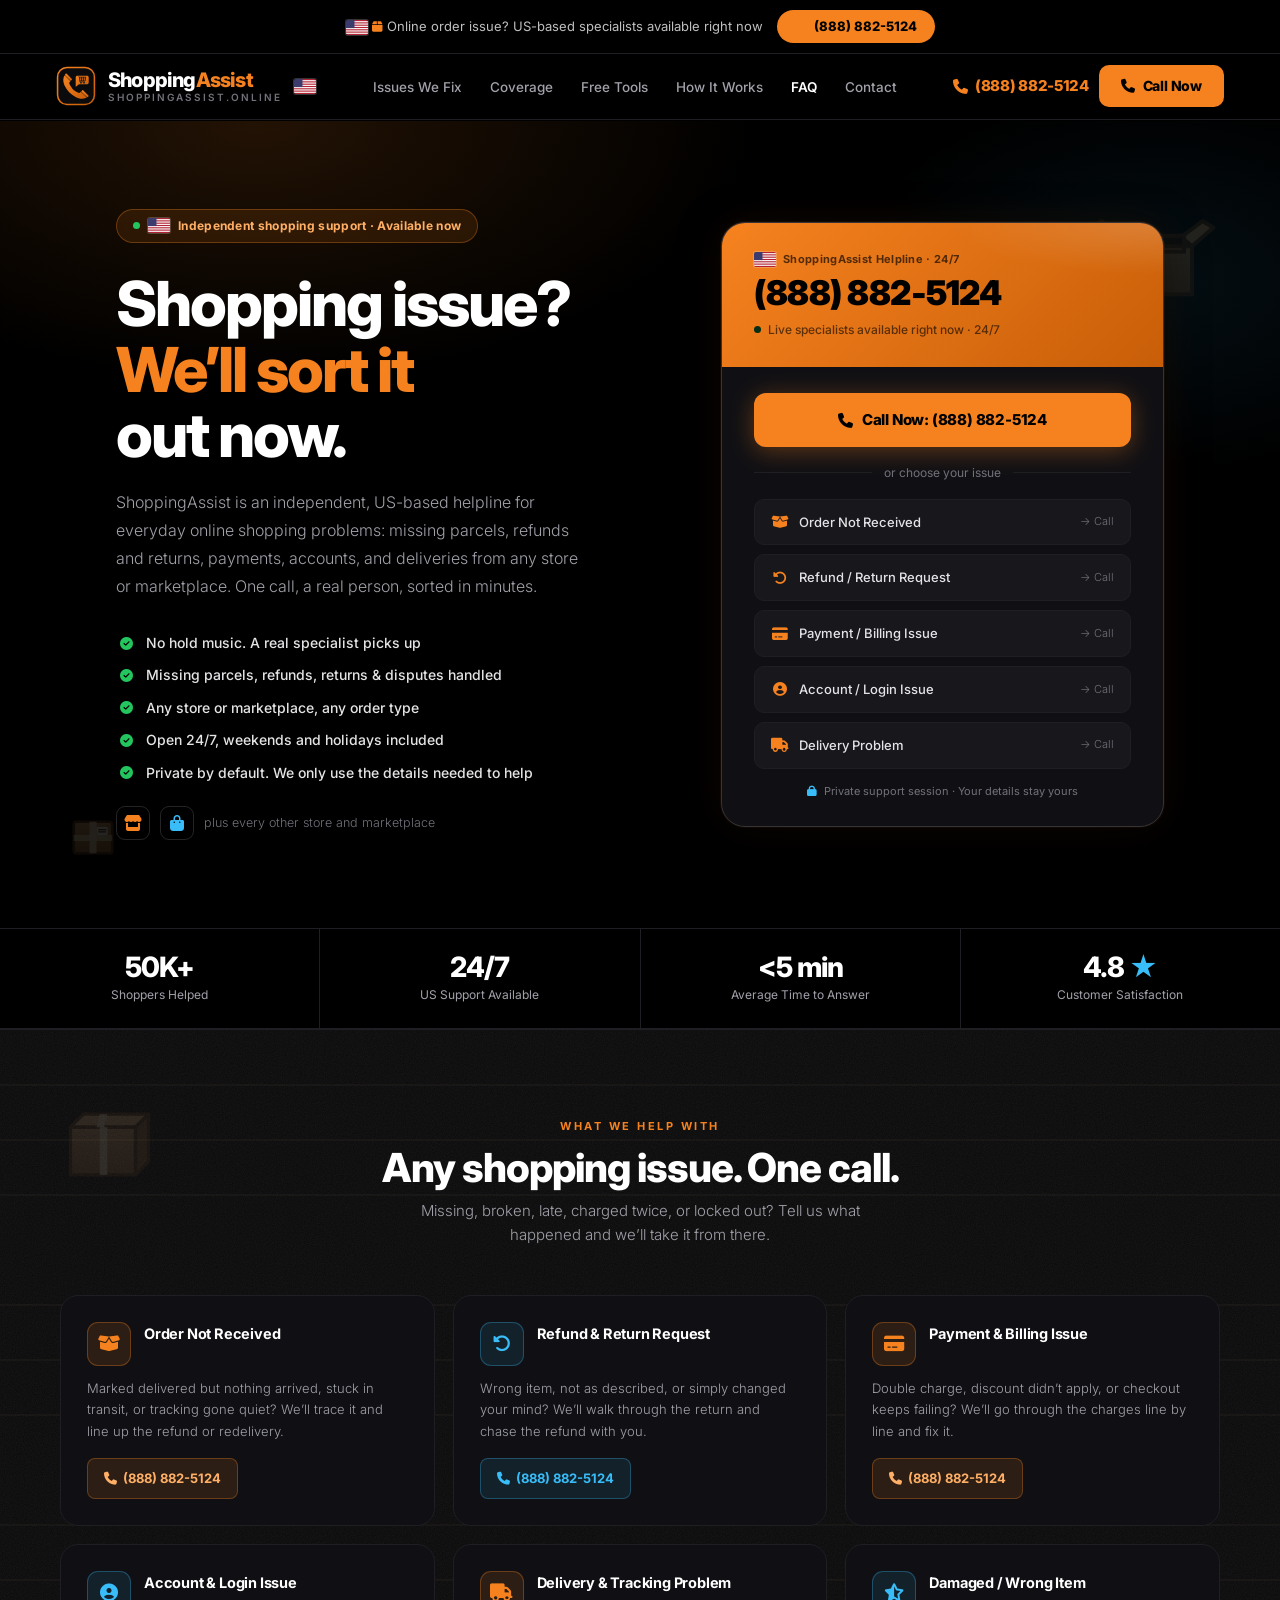
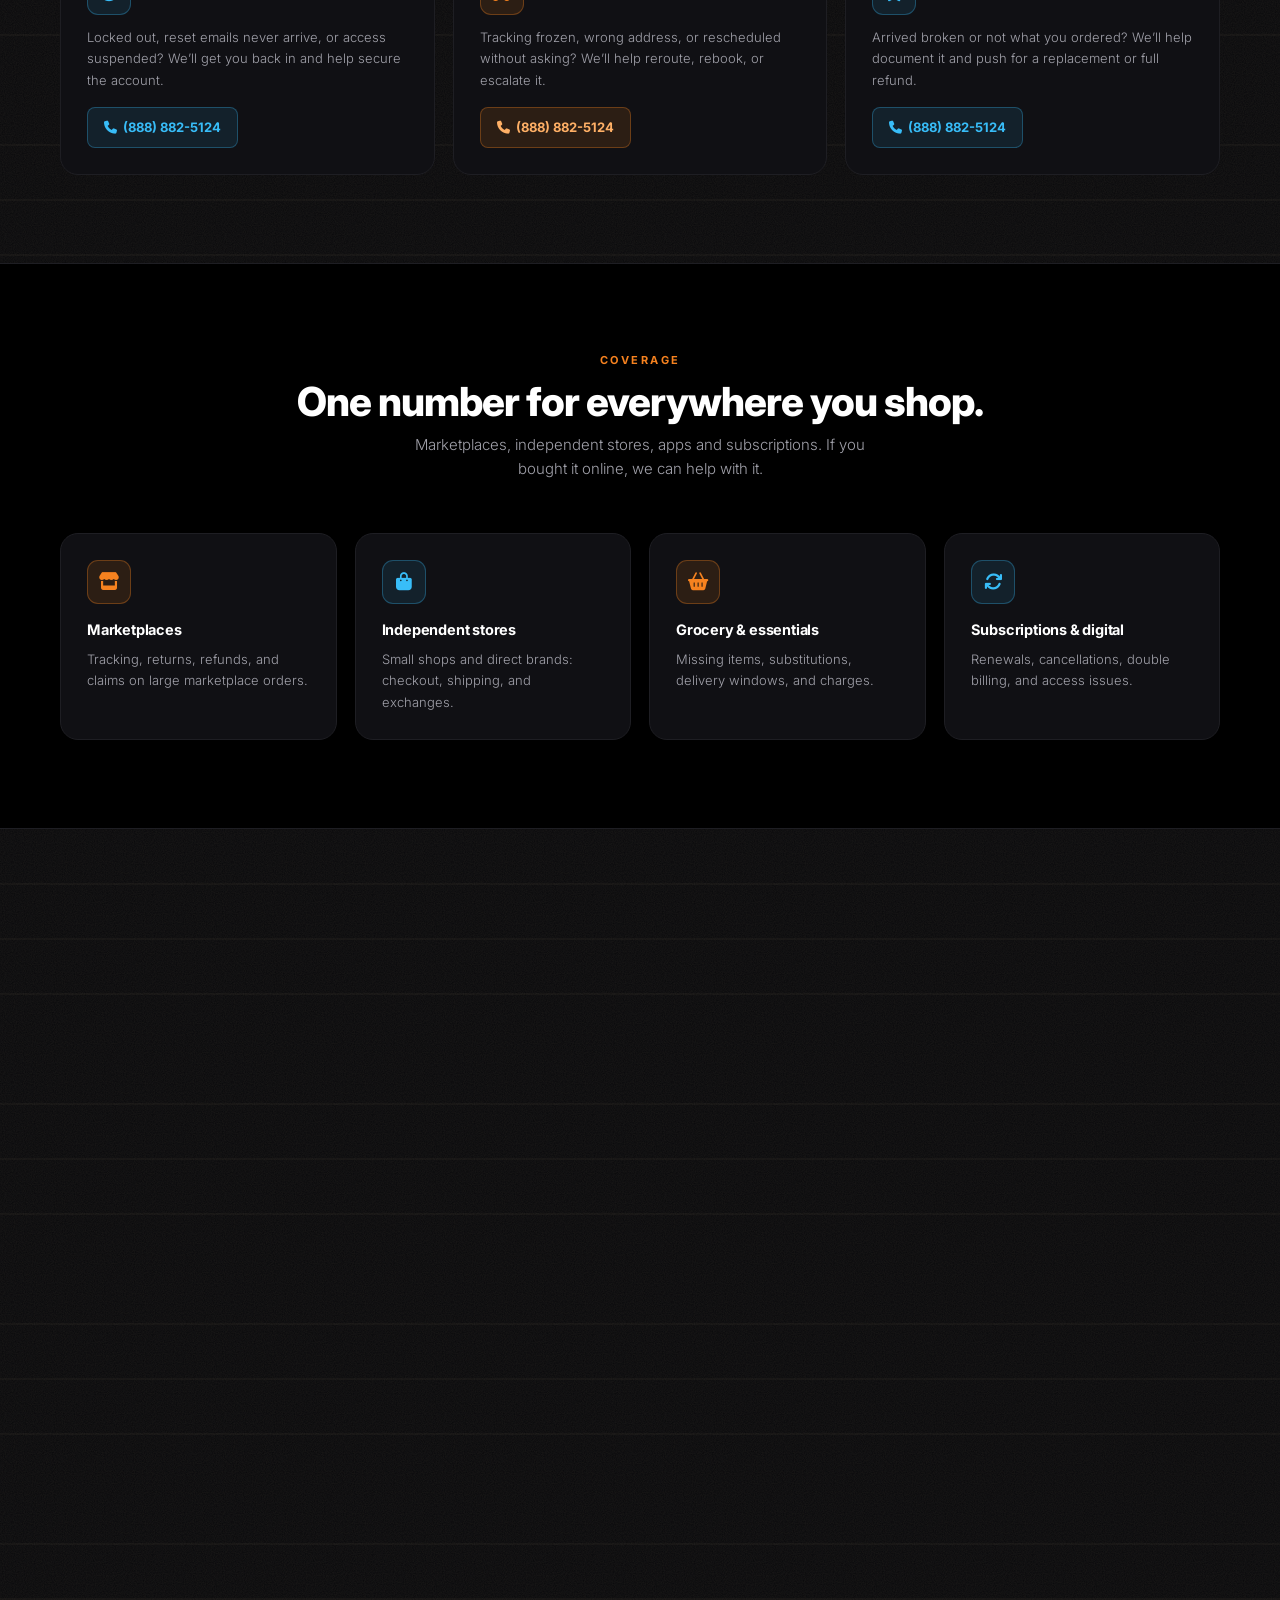
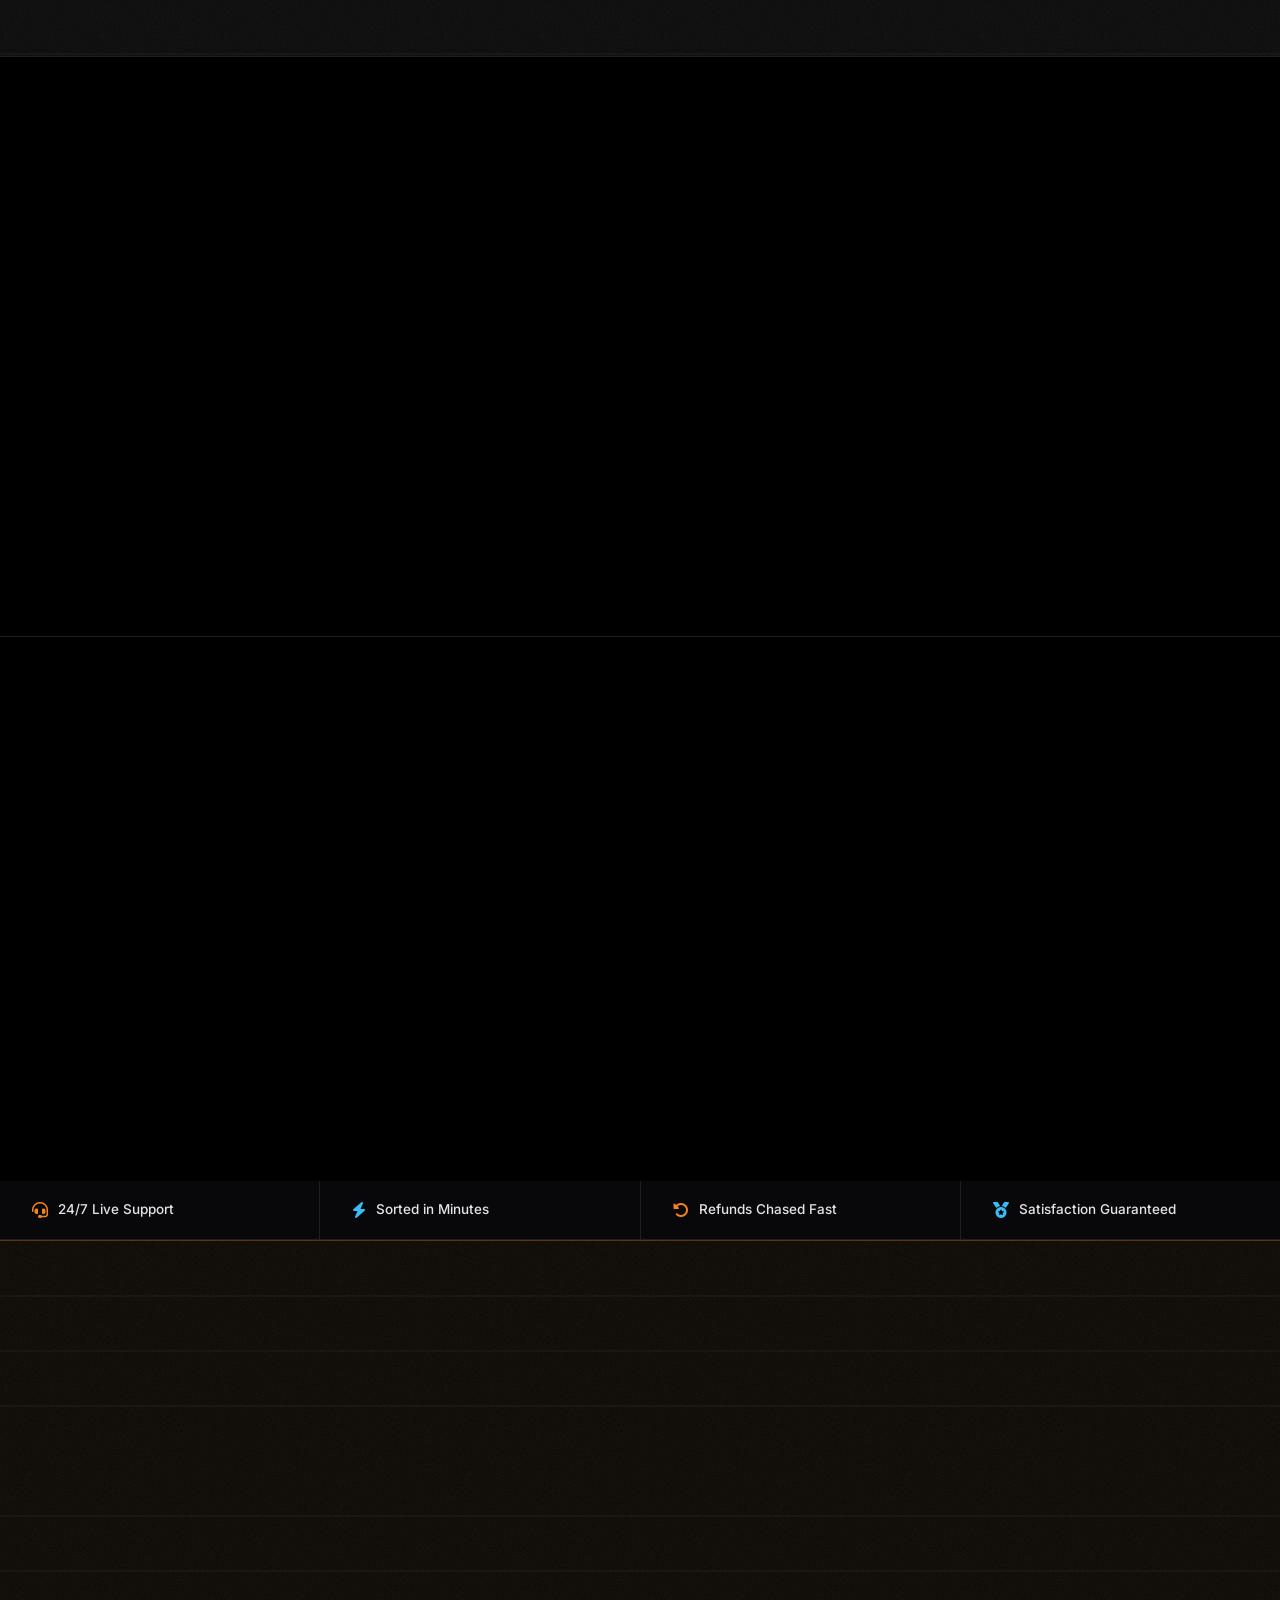
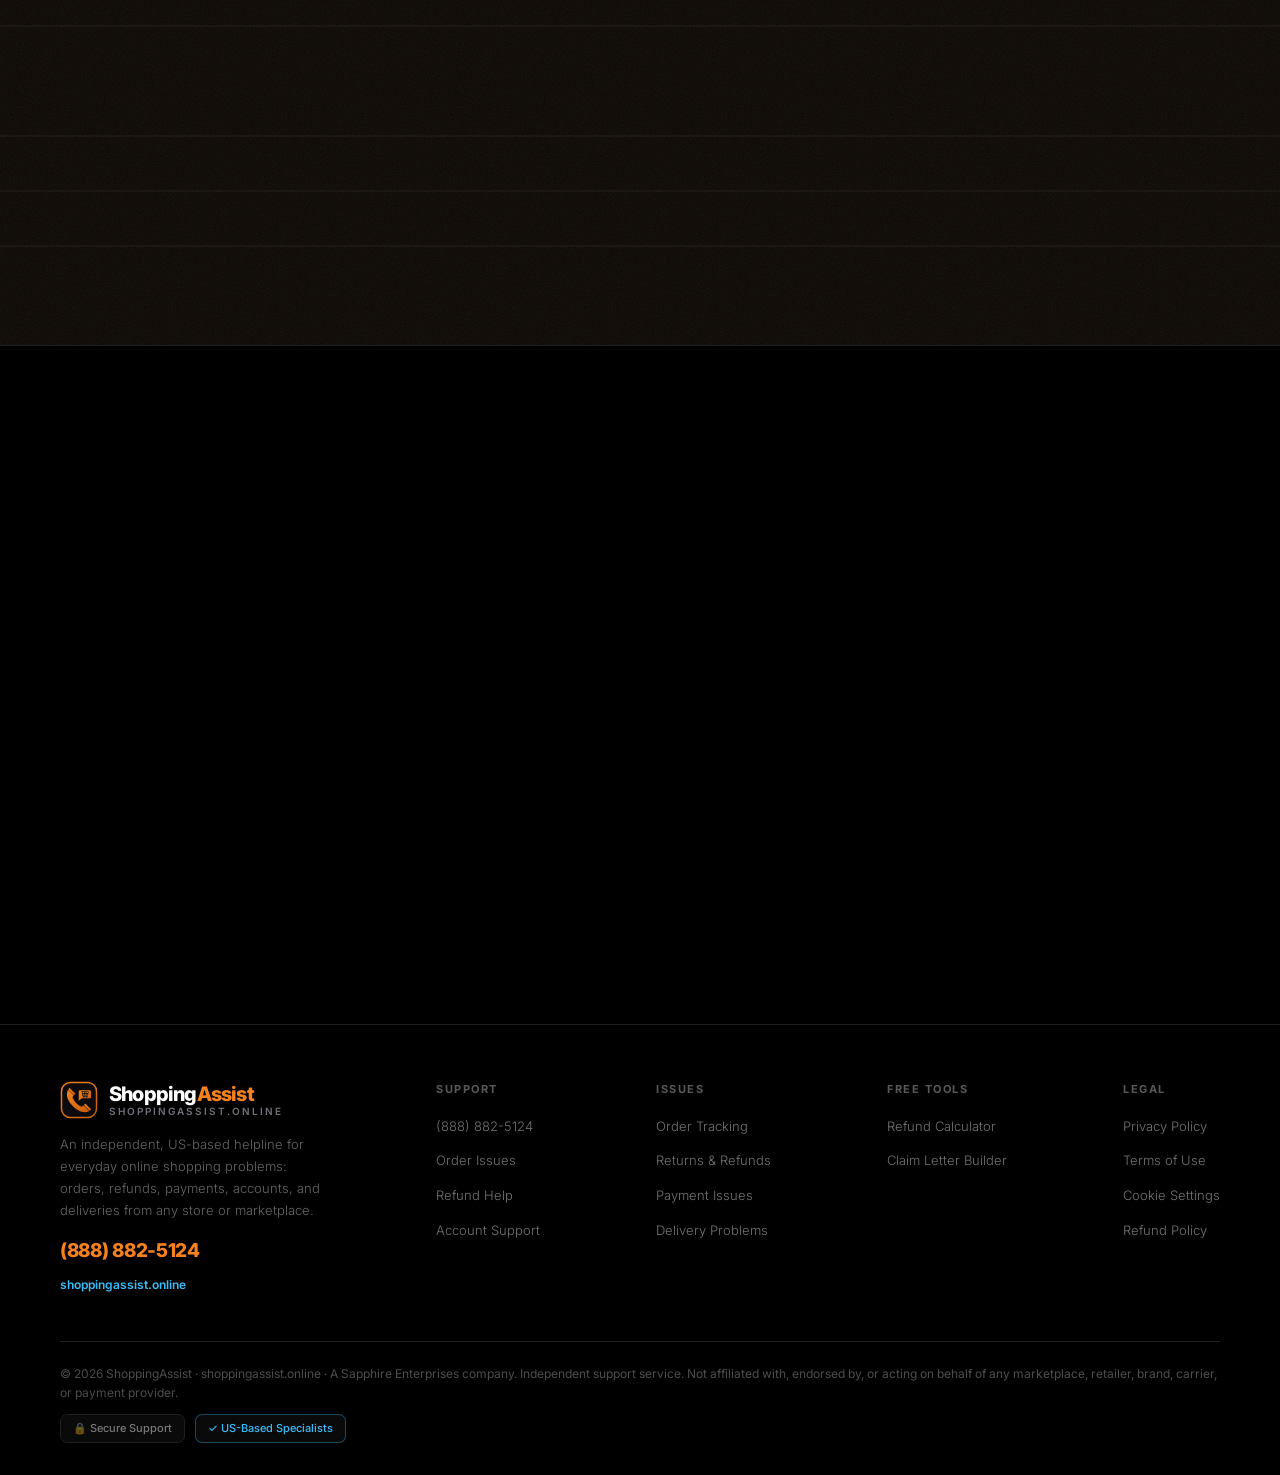
<file: index.html>
<!DOCTYPE html>
<html lang="en-US">
<head>
  <meta charset="UTF-8" />
  <meta name="viewport" content="width=device-width, initial-scale=1.0, viewport-fit=cover" />
  <title>ShoppingAssist | Online Shopping Support 24/7. Call Now</title>
  <meta name="description" content="Order missing, refund stuck, or account locked? Call ShoppingAssist on (888) 882-5124. US-based help for any online store or marketplace, open 24/7." />
  <link rel="canonical" href="https://shoppingassist.online/" />
  <meta property="og:title" content="ShoppingAssist | Online Shopping Support 24/7" />
  <meta property="og:description" content="Any store, any marketplace, any order issue. US-based specialists available right now. Call (888) 882-5124." />
  <meta property="og:url" content="https://shoppingassist.online/" />
  <meta property="og:type" content="website" />
  <meta property="og:image" content="https://shoppingassist.online/assets/images/logo.svg" />
  <meta name="twitter:card" content="summary" />
  <meta name="twitter:title" content="ShoppingAssist | Online Shopping Support 24/7" />
  <meta name="twitter:description" content="Any store, any marketplace, any order issue. US-based specialists available right now. Call (888) 882-5124." />
  <meta name="twitter:image" content="https://shoppingassist.online/assets/images/logo.svg" />
  <meta name="theme-color" content="#000000" />
  <link rel="icon" type="image/svg+xml" href="assets/images/logo.svg" />

  <link rel="preconnect" href="https://fonts.googleapis.com" />
  <link rel="preconnect" href="https://fonts.gstatic.com" crossorigin />
  <link href="https://fonts.googleapis.com/css2?family=Inter:wght@300;400;500;600;700;800;900&display=swap" rel="stylesheet" />
  <link rel="stylesheet" href="https://cdnjs.cloudflare.com/ajax/libs/font-awesome/6.5.2/css/all.min.css" />

  <link rel="stylesheet" href="assets/css/style.css?v=9" />

  <script type="application/ld+json">
  {"@context":"https://schema.org","@type":"Organization","name":"ShoppingAssist","url":"https://shoppingassist.online/","logo":"https://shoppingassist.online/assets/images/logo.svg","contactPoint":{"@type":"ContactPoint","telephone":"+1-888-882-5124","contactType":"customer support","areaServed":"US","availableLanguage":"en"}}
  </script>

  <script type="application/ld+json">
  {"@context":"https://schema.org","@type":"FAQPage","mainEntity":[
    {"@type":"Question","name":"My parcel says delivered but I don't have it. What should I do?","acceptedAnswer":{"@type":"Answer","text":"Check around your property and with neighbors first, then call ShoppingAssist at (888) 882-5124. We will help file the non-delivery claim, follow up with the carrier, and arrange a refund or replacement."}},
    {"@type":"Question","name":"How long does an online refund take?","acceptedAnswer":{"@type":"Answer","text":"Most refunds land within 5 to 14 business days depending on the payment method. Call us and we'll check the status with you and escalate it if it's stalled."}},
    {"@type":"Question","name":"How do I return something I bought online?","acceptedAnswer":{"@type":"Answer","text":"Most stores accept returns within their stated window. We walk you through the return request, label, drop-off, and refund tracking step by step."}},
    {"@type":"Question","name":"I was charged twice. Can you fix it?","acceptedAnswer":{"@type":"Answer","text":"Yes. We will go through the charges line by line with you and help dispute duplicate or incorrect amounts with the store or payment provider."}},
    {"@type":"Question","name":"I'm locked out of my store account. Can you help?","acceptedAnswer":{"@type":"Answer","text":"Yes. We will guide you through recovery, password resets, and securing the account, including what to do if access was suspended."}},
    {"@type":"Question","name":"Are you open on weekends and holidays?","acceptedAnswer":{"@type":"Answer","text":"Yes. ShoppingAssist answers 24 hours a day, 7 days a week, including weekends and US holidays."}}
  ]}
  </script>

  <!-- Google tag (gtag.js) -->
  <script async src="https://www.googletagmanager.com/gtag/js?id=AW-16799190588"></script>
  <script>
    window.dataLayer = window.dataLayer || [];
    function gtag(){dataLayer.push(arguments);}
    gtag('js', new Date());

    gtag('config', 'AW-16799190588');
  </script>
</head>
<body>

  <!-- ANNOUNCEMENT BAR -->
  <div class="ann">
    <span><span class="us-flag"></span> <i class="fa-solid fa-box"></i> Online order issue? US-based specialists available right now</span>
    <a href="tel:+18888825124" class="ann-btn"><i class="fa-solid fa-phone"></i> (888) 882-5124</a>
  </div>

  <!-- NAV -->
  <nav>
    <div class="nav-brand">
      <img class="brand-mark" src="assets/images/logo.svg" alt="ShoppingAssist logo" />
      <div class="brand-logo">Shopping<span>Assist</span><small>SHOPPINGASSIST.ONLINE</small></div>
      <span class="us-flag" title="United States"></span>
    </div>
    <ul class="nav-links">
      <li><a href="#issues">Issues We Fix</a></li>
      <li><a href="#coverage">Coverage</a></li>
      <li><a href="#tools">Free Tools</a></li>
      <li><a href="#how">How It Works</a></li>
      <li><a href="#faq">FAQ</a></li>
      <li><a href="#cta" class="cur">Contact</a></li>
    </ul>
    <div class="nav-r">
      <div class="nav-num"><i class="fa-solid fa-phone"></i> (888) 882-5124</div>
      <a href="tel:+18888825124" class="nav-call"><i class="fa-solid fa-phone"></i> Call Now</a>
    </div>
    <button class="hbg" id="hbgBtn" type="button" aria-label="Menu">
      <span></span><span></span><span></span>
    </button>
  </nav>
  <div class="mob-nav" id="mobNav">
    <a href="#issues">Issues We Fix</a>
    <a href="#coverage">Coverage</a>
    <a href="#tools">Free Tools</a>
    <a href="#how">How It Works</a>
    <a href="#faq">FAQ</a>
    <a href="tel:+18888825124" class="mob-call"><i class="fa-solid fa-phone"></i> (888) 882-5124</a>
  </div>

  <!-- HERO -->
  <section class="hero">
    <img class="float-el f-hero-1" src="assets/images/box-open.svg" alt="" aria-hidden="true" />
    <img class="float-el f-hero-2 slow" src="assets/images/parcel.svg" alt="" aria-hidden="true" />
    <div class="hero-inner">
      <div class="hero-l">
        <div class="hero-kicker"><span class="kicker-dot"></span> <span class="us-flag"></span> Independent shopping support · Available now</div>
        <h1>Shopping issue?<br /><span>We’ll sort it</span><br />out now.</h1>
        <p>ShoppingAssist is an independent, US-based helpline for everyday online shopping problems: missing parcels, refunds and returns, payments, accounts, and deliveries from any store or marketplace. One call, a real person, sorted in minutes.</p>
        <div class="hero-trust">
          <div class="ht-item"><i class="fa-solid fa-circle-check"></i> No hold music. A real specialist picks up</div>
          <div class="ht-item"><i class="fa-solid fa-circle-check"></i> Missing parcels, refunds, returns &amp; disputes handled</div>
          <div class="ht-item"><i class="fa-solid fa-circle-check"></i> Any store or marketplace, any order type</div>
          <div class="ht-item"><i class="fa-solid fa-circle-check"></i> Open 24/7, weekends and holidays included</div>
          <div class="ht-item"><i class="fa-solid fa-circle-check"></i> Private by default. We only use the details needed to help</div>
        </div>
        <div class="store-row" aria-label="Stores covered">
          <span class="store-tile" aria-hidden="true"><i class="fa-solid fa-store"></i></span>
          <span class="store-tile" aria-hidden="true"><i class="fa-solid fa-bag-shopping"></i></span>
          <span class="store-note">plus every other store and marketplace</span>
        </div>
      </div>

      <div class="call-card">
        <div class="cc-head">
          <div class="cc-badge"><span class="us-flag"></span> ShoppingAssist Helpline · 24/7</div>
          <div class="cc-num">(888) 882-5124</div>
          <div class="cc-status"><span class="sdot"></span> Live specialists available right now · 24/7</div>
        </div>
        <div class="cc-body">
          <a href="tel:+18888825124" class="cc-cta"><i class="fa-solid fa-phone"></i> Call Now: (888) 882-5124</a>
          <div class="cc-divider">or choose your issue</div>
          <div class="cc-chips">
            <a href="tel:+18888825124" class="cc-chip"><i class="fa-solid fa-box-open"></i> Order Not Received <span>→ Call</span></a>
            <a href="tel:+18888825124" class="cc-chip"><i class="fa-solid fa-rotate-left"></i> Refund / Return Request <span>→ Call</span></a>
            <a href="tel:+18888825124" class="cc-chip"><i class="fa-solid fa-credit-card"></i> Payment / Billing Issue <span>→ Call</span></a>
            <a href="tel:+18888825124" class="cc-chip"><i class="fa-solid fa-circle-user"></i> Account / Login Issue <span>→ Call</span></a>
            <a href="tel:+18888825124" class="cc-chip"><i class="fa-solid fa-truck"></i> Delivery Problem <span>→ Call</span></a>
          </div>
          <div class="cc-note"><i class="fa-solid fa-lock"></i> Private support session · Your details stay yours</div>
        </div>
      </div>
    </div>
  </section>

  <!-- STATS -->
  <div class="stats">
    <div class="st-item"><div class="st-num">50K+</div><div class="st-lbl">Shoppers Helped</div></div>
    <div class="st-item"><div class="st-num">24/7</div><div class="st-lbl">US Support Available</div></div>
    <div class="st-item"><div class="st-num">&lt;5 min</div><div class="st-lbl">Average Time to Answer</div></div>
    <div class="st-item"><div class="st-num">4.8 <span class="accent">★</span></div><div class="st-lbl">Customer Satisfaction</div></div>
  </div>

  <!-- ISSUES -->
  <div class="issues-sec" id="issues">
    <img class="float-el f-sec-1 slow" src="assets/images/box-closed.svg" alt="" aria-hidden="true" />
    <div class="issues-inner">
      <div class="sec-eye">What we help with</div>
      <h2 class="sec-h">Any shopping issue. One call.</h2>
      <p class="sec-sub">Missing, broken, late, charged twice, or locked out? Tell us what happened and we’ll take it from there.</p>
      <div class="iss-grid">
        <div class="iss-card">
          <div class="iss-top"><div class="iss-ico"><i class="fa-solid fa-box-open"></i></div><h4>Order Not Received</h4></div>
          <p>Marked delivered but nothing arrived, stuck in transit, or tracking gone quiet? We’ll trace it and line up the refund or redelivery.</p>
          <a href="tel:+18888825124" class="iss-cta"><i class="fa-solid fa-phone"></i> (888) 882-5124</a>
        </div>
        <div class="iss-card">
          <div class="iss-top"><div class="iss-ico"><i class="fa-solid fa-rotate-left"></i></div><h4>Refund &amp; Return Request</h4></div>
          <p>Wrong item, not as described, or simply changed your mind? We’ll walk through the return and chase the refund with you.</p>
          <a href="tel:+18888825124" class="iss-cta"><i class="fa-solid fa-phone"></i> (888) 882-5124</a>
        </div>
        <div class="iss-card">
          <div class="iss-top"><div class="iss-ico"><i class="fa-solid fa-credit-card"></i></div><h4>Payment &amp; Billing Issue</h4></div>
          <p>Double charge, discount didn’t apply, or checkout keeps failing? We’ll go through the charges line by line and fix it.</p>
          <a href="tel:+18888825124" class="iss-cta"><i class="fa-solid fa-phone"></i> (888) 882-5124</a>
        </div>
        <div class="iss-card">
          <div class="iss-top"><div class="iss-ico"><i class="fa-solid fa-circle-user"></i></div><h4>Account &amp; Login Issue</h4></div>
          <p>Locked out, reset emails never arrive, or access suspended? We’ll get you back in and help secure the account.</p>
          <a href="tel:+18888825124" class="iss-cta"><i class="fa-solid fa-phone"></i> (888) 882-5124</a>
        </div>
        <div class="iss-card">
          <div class="iss-top"><div class="iss-ico"><i class="fa-solid fa-truck"></i></div><h4>Delivery &amp; Tracking Problem</h4></div>
          <p>Tracking frozen, wrong address, or rescheduled without asking? We’ll help reroute, rebook, or escalate it.</p>
          <a href="tel:+18888825124" class="iss-cta"><i class="fa-solid fa-phone"></i> (888) 882-5124</a>
        </div>
        <div class="iss-card">
          <div class="iss-top"><div class="iss-ico"><i class="fa-solid fa-star-half-stroke"></i></div><h4>Damaged / Wrong Item</h4></div>
          <p>Arrived broken or not what you ordered? We’ll help document it and push for a replacement or full refund.</p>
          <a href="tel:+18888825124" class="iss-cta"><i class="fa-solid fa-phone"></i> (888) 882-5124</a>
        </div>
      </div>
    </div>
  </div>

  <!-- COVERAGE -->
  <div class="cov-sec" id="coverage">
    <div class="cov-inner">
      <div class="sec-eye">Coverage</div>
      <h2 class="sec-h">One number for everywhere you shop.</h2>
      <p class="sec-sub">Marketplaces, independent stores, apps and subscriptions. If you bought it online, we can help with it.</p>
      <div class="cov-grid">
        <div class="cov-card">
          <div class="cov-ico"><i class="fa-solid fa-store"></i></div>
          <h4>Marketplaces</h4>
          <p>Tracking, returns, refunds, and claims on large marketplace orders.</p>
        </div>
        <div class="cov-card">
          <div class="cov-ico"><i class="fa-solid fa-bag-shopping"></i></div>
          <h4>Independent stores</h4>
          <p>Small shops and direct brands: checkout, shipping, and exchanges.</p>
        </div>
        <div class="cov-card">
          <div class="cov-ico"><i class="fa-solid fa-basket-shopping"></i></div>
          <h4>Grocery &amp; essentials</h4>
          <p>Missing items, substitutions, delivery windows, and charges.</p>
        </div>
        <div class="cov-card">
          <div class="cov-ico"><i class="fa-solid fa-arrows-rotate"></i></div>
          <h4>Subscriptions &amp; digital</h4>
          <p>Renewals, cancellations, double billing, and access issues.</p>
        </div>
      </div>
    </div>
  </div>

  <!-- FREE TOOLS -->
  <div class="tools-sec" id="tools">
    <div class="tools-inner">
      <div class="sec-eye">Free Tools</div>
      <h2 class="sec-h">Fix it yourself in seconds.</h2>
      <p class="sec-sub">No signup, no fees, and nothing leaves your browser. Still stuck after that? Call us.</p>
      <div class="tool-grid">

        <div class="tool-card">
          <div class="tool-head">
            <div class="tool-ico blue"><i class="fa-solid fa-calendar-check"></i></div>
            <div><h4>Refund Date Calculator</h4><p>Find out when the money should land back in your account.</p></div>
          </div>
          <label class="tool-lbl" for="refundDate">Refund issued on</label>
          <input id="refundDate" type="date" aria-label="Refund issued date" />
          <label class="tool-lbl" for="refundMethod">Refund method</label>
          <select id="refundMethod" aria-label="Refund method">
            <option value="card">Credit or debit card</option>
            <option value="bank">Bank transfer (ACH)</option>
            <option value="wallet">PayPal or digital wallet</option>
            <option value="gift">Gift card or store credit</option>
          </select>
          <button class="btn-or tool-btn" id="refundBtn" type="button"><i class="fa-solid fa-calculator"></i> Calculate Dates</button>
          <div class="tool-result" id="refundResult" hidden></div>
          <a class="tool-open" href="refund-calculator/">Open the full refund calculator <i class="fa-solid fa-arrow-right"></i></a>
        </div>

        <div class="tool-card">
          <div class="tool-head">
            <div class="tool-ico"><i class="fa-solid fa-pen-to-square"></i></div>
            <div><h4>Claim Message Builder</h4><p>Generate a firm, polite message to send the store or seller.</p></div>
          </div>
          <label class="tool-lbl" for="claimIssue">Issue type</label>
          <select id="claimIssue" aria-label="Issue type">
            <option value="missing">Order marked delivered, never arrived</option>
            <option value="late">Order late or stuck in transit</option>
            <option value="damaged">Item arrived damaged or wrong</option>
            <option value="refund">Refund approved but never received</option>
            <option value="charge">Charged twice or wrong amount</option>
          </select>
          <div class="tool-2col">
            <div><label class="tool-lbl" for="claimName">Your name</label><input id="claimName" type="text" autocomplete="name" placeholder="Jane Smith" /></div>
            <div><label class="tool-lbl" for="claimOrder">Order number</label><input id="claimOrder" type="text" autocomplete="off" placeholder="e.g. 123-4567890" /></div>
          </div>
          <div class="tool-2col">
            <div><label class="tool-lbl" for="claimStore">Store or seller</label><input id="claimStore" type="text" autocomplete="off" placeholder="Store name" /></div>
            <div><label class="tool-lbl" for="claimAmount">Amount ($, optional)</label><input id="claimAmount" type="text" inputmode="decimal" autocomplete="off" placeholder="49.99" /></div>
          </div>
          <div class="tool-row">
            <button class="btn-or tool-btn" id="claimBtn" type="button"><i class="fa-solid fa-wand-magic-sparkles"></i> Build Message</button>
            <button class="btn-bdr tool-btn" id="claimCopy" type="button" disabled><i class="fa-solid fa-copy"></i> Copy</button>
          </div>
          <textarea class="tool-result" id="claimResult" rows="7" readonly hidden aria-label="Generated claim message"></textarea>
          <a class="tool-open" href="claim-letter/">Open the full letter builder <i class="fa-solid fa-arrow-right"></i></a>
        </div>

      </div>
    </div>
  </div>

  <!-- HOW IT WORKS -->
  <div class="how-sec" id="how">
    <div class="how-inner">
      <div class="sec-eye">The Process</div>
      <h2 class="sec-h">Sorted in 3 simple steps</h2>
      <p class="sec-sub">No bots. No ticket queues. A person who stays on the line.</p>
      <div class="how-grid">
        <div class="hw-card">
          <div class="hw-n">1</div>
          <div>
            <h3>Call Us Now</h3>
            <p>Dial (888) 882-5124 and reach a US-based specialist. No menus, no waiting room.</p>
          </div>
        </div>
        <div class="hw-card">
          <div class="hw-n">2</div>
          <div>
            <h3>Explain Once</h3>
            <p>Share the order details one time. We map exactly what went wrong and what you’re owed.</p>
          </div>
        </div>
        <div class="hw-card">
          <div class="hw-n">3</div>
          <div>
            <h3>Sorted on the Call</h3>
            <p>Refund filed, return booked, or account recovered, confirmed with you before you hang up.</p>
          </div>
        </div>
      </div>
    </div>
  </div>

  <!-- US TRUST -->
  <div class="us-sec">
    <div class="us-inner">
      <div class="us-l">
        <h2>Why shoppers<br />call <span>us first</span></h2>
        <p>Store help pages send you in circles: chatbots, forms, and 48-hour waits. We’re the shortcut: a real US-based specialist who takes the problem off your plate and sees it through.</p>
        <a href="tel:+18888825124" class="us-btn"><i class="fa-solid fa-phone"></i> (888) 882-5124</a>
      </div>
      <div class="us-r">
        <div class="us-item"><i class="fa-solid fa-headset"></i><div><h4>Real people, plain answers</h4><p>No scripts, no bots. A specialist who stays on the line until it’s sorted.</p></div></div>
        <div class="us-item"><i class="fa-solid fa-store"></i><div><h4>Any store, any order</h4><p>Marketplaces, independent shops, grocery and subscriptions. One number covers them all.</p></div></div>
        <div class="us-item"><i class="fa-solid fa-rotate-left"></i><div><h4>Refunds chased properly</h4><p>We prepare the claim, the photos, and the wording so returns and refunds don’t stall.</p></div></div>
        <div class="us-item"><i class="fa-solid fa-dollar-sign"></i><div><h4>Clear and upfront</h4><p>We explain what we’ll do before we do it. No surprise charges, ever.</p></div></div>
      </div>
    </div>
  </div>

  <!-- TRUST STRIP -->
  <div class="trust-strip">
    <div class="tr-item"><i class="fa-solid fa-headset"></i> 24/7 Live Support</div>
    <div class="tr-item"><i class="fa-solid fa-bolt"></i> Sorted in Minutes</div>
    <div class="tr-item"><i class="fa-solid fa-rotate-left"></i> Refunds Chased Fast</div>
    <div class="tr-item"><i class="fa-solid fa-medal"></i> Satisfaction Guaranteed</div>
  </div>

  <!-- BIG CTA -->
  <div class="cta-sec" id="cta">
    <img class="float-el f-cta-1" src="assets/images/parcel.svg" alt="" aria-hidden="true" />
    <img class="float-el f-cta-2 small slow" src="assets/images/box-open.svg" alt="" aria-hidden="true" />
    <div class="cta-inner">
      <h2>Still stuck?<br /><span>Talk to a person.</span></h2>
      <p>Skip the chatbot loop. A US-based specialist answers right now. No hold, no ticket queue, no runaround.</p>
      <a href="tel:+18888825124" class="cta-card">
        <div class="cta-head">
          <p><span class="us-flag"></span> ShoppingAssist Helpline · Available 24/7</p>
          <div class="cta-num">(888) 882-5124</div>
          <div class="cta-sub"><span class="kicker-dot"></span> Live specialists available right now</div>
        </div>
        <div class="cta-btn"><i class="fa-solid fa-phone"></i> Tap to Call Now for Free</div>
      </a>
      <div class="cta-actions">
        <a href="tel:+18888825124" class="btn-or"><i class="fa-solid fa-phone"></i> Call (888) 882-5124</a>
        <a href="#issues" class="btn-bdr"><i class="fa-solid fa-list"></i> Browse All Issues</a>
      </div>
    </div>
  </div>

  <!-- FAQ -->
  <div class="faq-sec" id="faq">
    <div class="faq-inner">
      <div class="sec-eye">FAQ</div>
      <h2 class="sec-h">Common questions</h2>
      <p class="sec-sub">Quick answers before you call us.</p>
      <div class="faq-list">
        <div class="fi"><button class="fq" type="button">My parcel says delivered but I don’t have it. What should I do?<i class="fa-solid fa-chevron-down"></i></button><div class="fa-a">Check around your property and with neighbors first, then call (888) 882-5124. We will help you file the non-delivery claim, follow up with the carrier, and arrange a refund or replacement.</div></div>
        <div class="fi"><button class="fq" type="button">How long does an online refund take?<i class="fa-solid fa-chevron-down"></i></button><div class="fa-a">Most refunds land within 5 to 14 business days depending on the payment method. Call us and we’ll check the status with you and escalate it if it’s stalled.</div></div>
        <div class="fi"><button class="fq" type="button">How do I return something I bought online?<i class="fa-solid fa-chevron-down"></i></button><div class="fa-a">Most stores accept returns within their stated window. Call (888) 882-5124 and we’ll walk you through the return request, label, drop-off, and refund tracking step by step.</div></div>
        <div class="fi"><button class="fq" type="button">I was charged twice. Can you fix it?<i class="fa-solid fa-chevron-down"></i></button><div class="fa-a">Yes. We will go through the charges line by line with you and help dispute duplicate or incorrect amounts with the store or payment provider.</div></div>
        <div class="fi"><button class="fq" type="button">I’m locked out of my store account. Can you help?<i class="fa-solid fa-chevron-down"></i></button><div class="fa-a">Yes. We will guide you through account recovery and password resets, help secure the account, and explain your options if access was suspended.</div></div>
        <div class="fi"><button class="fq" type="button">Are you open on weekends and holidays?<i class="fa-solid fa-chevron-down"></i></button><div class="fa-a">Yes. We answer 24 hours a day, 7 days a week, including weekends and all US federal holidays. Online shopping doesn’t stop, and neither do we.</div></div>
      </div>
    </div>
  </div>

  <!-- FOOTER -->
  <footer>
    <div class="ft">
      <div class="ft-top">
        <div class="ft-logo">
          <div class="brand-lockup"><img class="brand-mark ft-mark" src="assets/images/logo.svg" alt="ShoppingAssist logo" /><div class="brand-logo">Shopping<span>Assist</span><small>SHOPPINGASSIST.ONLINE</small></div></div>
          <p>An independent, US-based helpline for everyday online shopping problems: orders, refunds, payments, accounts, and deliveries from any store or marketplace.</p>
          <a href="tel:+18888825124" class="ft-phone">(888) 882-5124</a>
          <span class="ft-domain">shoppingassist.online</span>
        </div>
        <div class="ft-col"><h5>Support</h5><ul><li><a href="tel:+18888825124">(888) 882-5124</a></li><li><a href="#issues">Order Issues</a></li><li><a href="#issues">Refund Help</a></li><li><a href="#issues">Account Support</a></li></ul></div>
        <div class="ft-col"><h5>Issues</h5><ul><li><a href="#issues">Order Tracking</a></li><li><a href="#issues">Returns &amp; Refunds</a></li><li><a href="#issues">Payment Issues</a></li><li><a href="#issues">Delivery Problems</a></li></ul></div>
        <div class="ft-col"><h5>Free Tools</h5><ul><li><a href="refund-calculator/">Refund Calculator</a></li><li><a href="claim-letter/">Claim Letter Builder</a></li></ul></div>
        <div class="ft-col"><h5>Legal</h5><ul><li><a href="privacy/">Privacy Policy</a></li><li><a href="terms/">Terms of Use</a></li><li><a href="cookies/">Cookie Settings</a></li><li><a href="refund-policy/">Refund Policy</a></li></ul></div>
      </div>
      <div class="ft-bot">
        <p>© <span id="year">2025</span> ShoppingAssist · shoppingassist.online · A Sapphire Enterprises company. Independent support service. Not affiliated with, endorsed by, or acting on behalf of any marketplace, retailer, brand, carrier, or payment provider.</p>
        <div class="ft-badges"><span class="ft-badge">🔒 Secure Support</span><span class="ft-badge accent">✓ US-Based Specialists</span></div>
      </div>
    </div>
  </footer>

  <!-- MOBILE STICKY BAR -->
  <div class="mob-bar">
    <a href="tel:+18888825124">
      <div class="mb-icon"><i class="fa-solid fa-phone"></i></div>
      <div class="mb-inner">
        <span class="mb-num">(888) 882-5124</span>
        <span class="mb-sub">Tap to Call · Free · 24/7</span>
      </div>
    </a>
  </div>

  <script src="assets/js/main.js?v=10"></script>
</body>
</html>
</file>
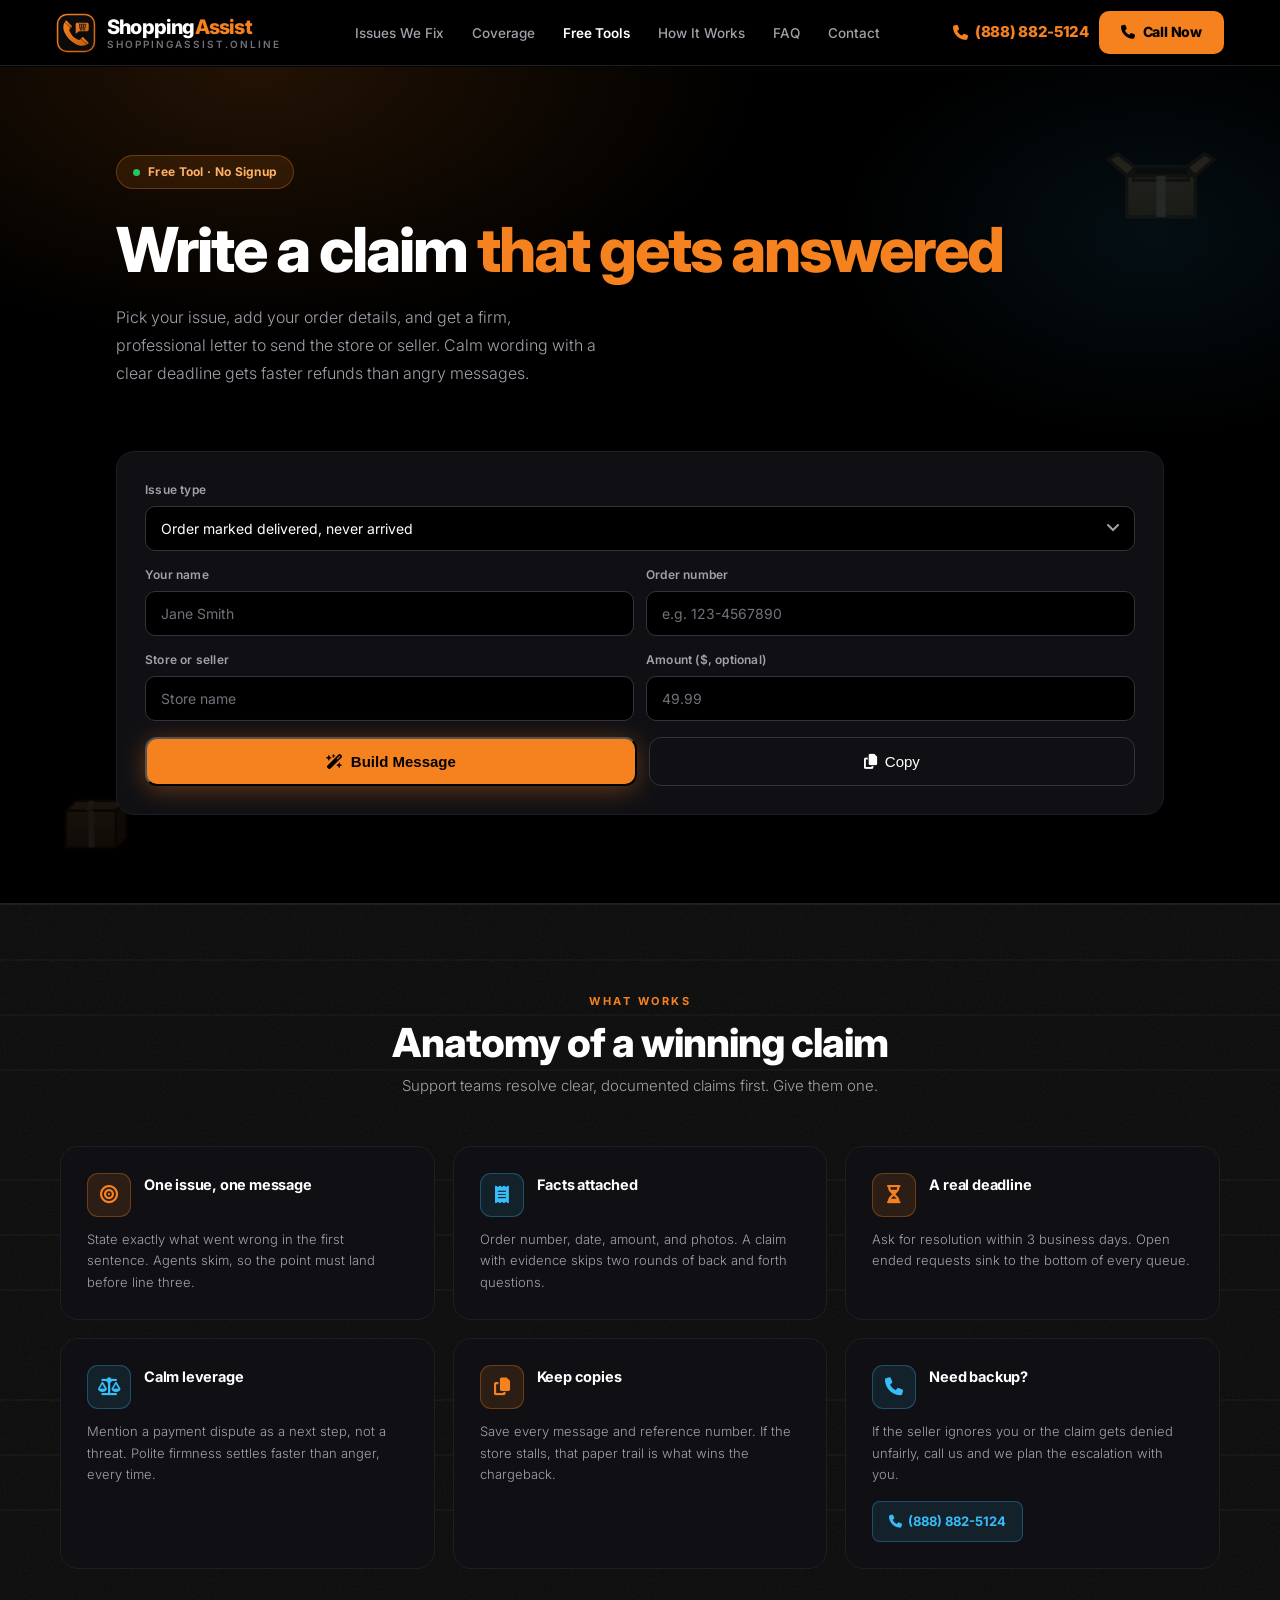
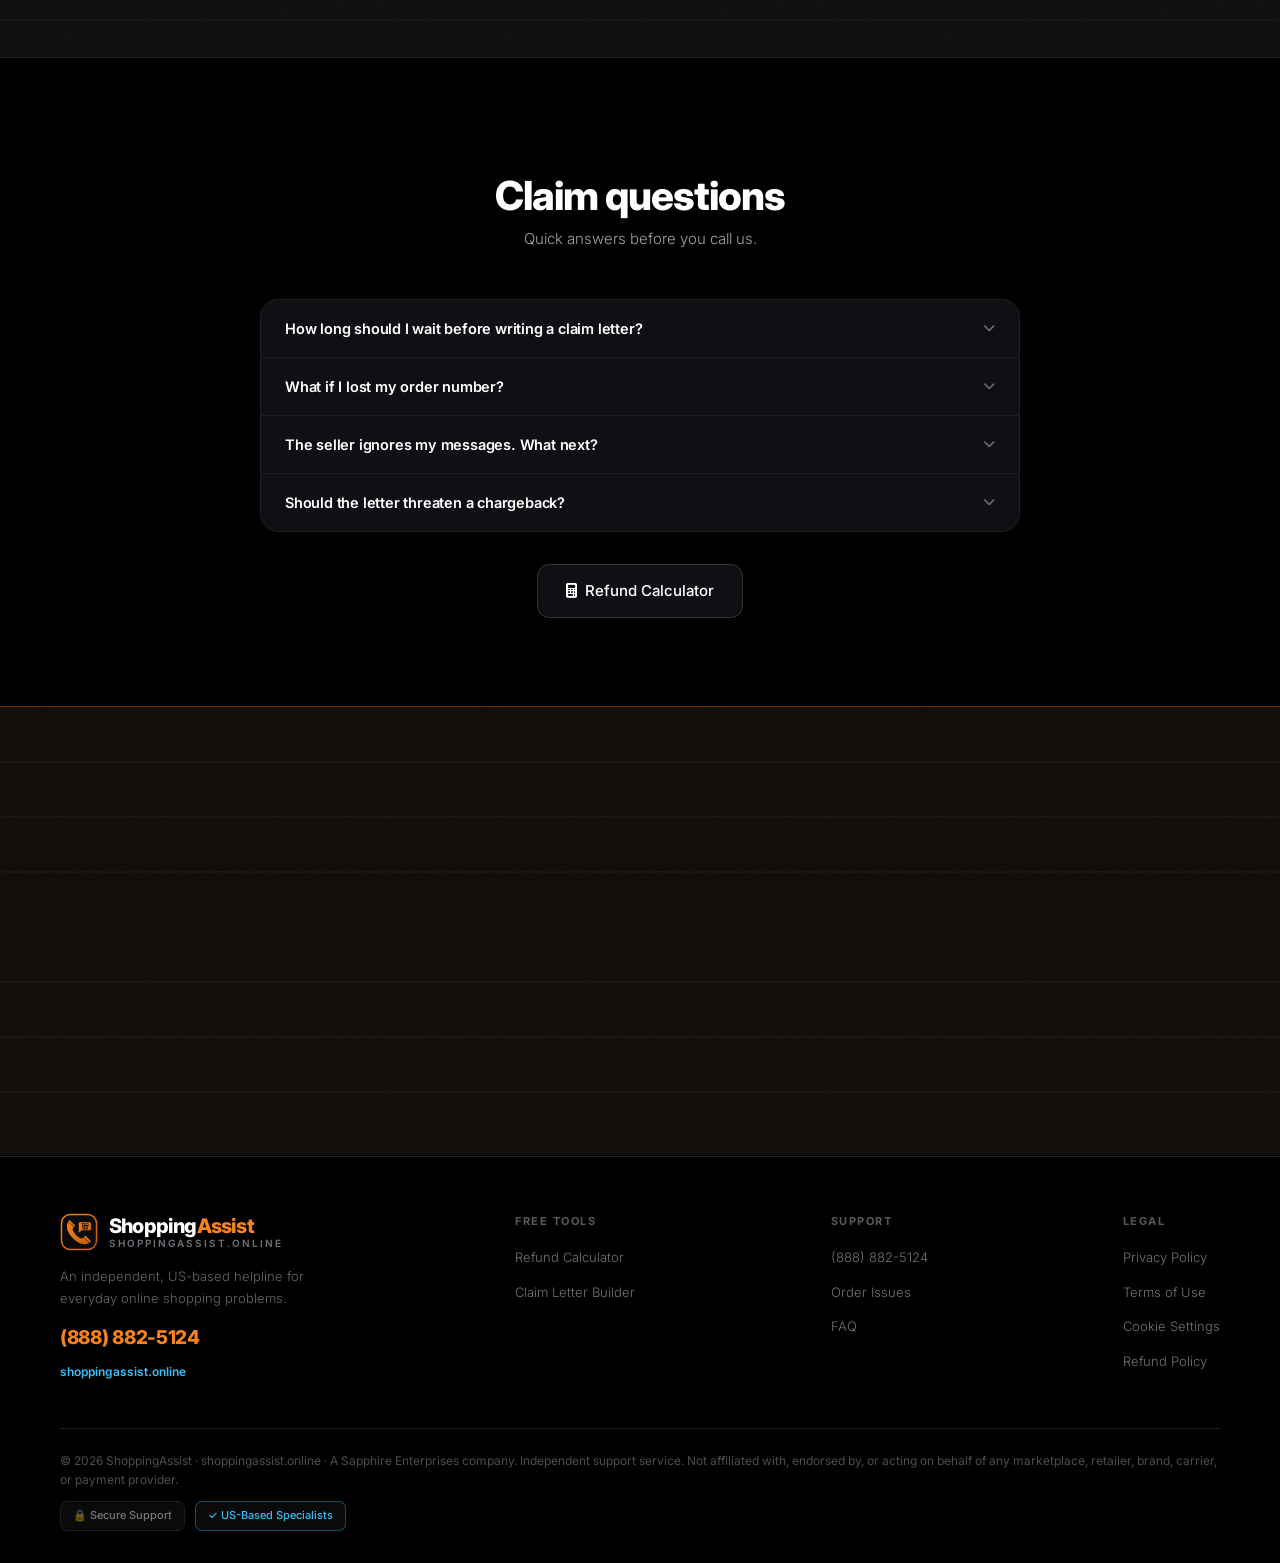
<file: claim-letter/index.html>
<!DOCTYPE html>
<html lang="en-US">
<head>
  <meta charset="UTF-8" />
  <meta name="viewport" content="width=device-width, initial-scale=1.0, viewport-fit=cover" />
  <title>Free Claim Letter Generator for Refunds and Deliveries | ShoppingAssist</title>
  <meta name="description" content="Build a firm, professional claim letter for missing parcels, damaged items, late refunds, and wrong charges. Free, no signup, copy and send." />
  <link rel="canonical" href="https://shoppingassist.online/claim-letter/" />
  <meta property="og:title" content="Free Claim Letter Generator | ShoppingAssist" />
  <meta property="og:description" content="Missing parcel, damaged item, stuck refund, double charge? Generate a letter that gets answered." />
  <meta property="og:url" content="https://shoppingassist.online/claim-letter/" />
  <meta property="og:type" content="website" />
  <meta property="og:image" content="https://shoppingassist.online/assets/images/logo.svg" />
  <meta name="theme-color" content="#000000" />
  <link rel="icon" type="image/svg+xml" href="../assets/images/logo.svg" />

  <link rel="preconnect" href="https://fonts.googleapis.com" />
  <link rel="preconnect" href="https://fonts.gstatic.com" crossorigin />
  <link href="https://fonts.googleapis.com/css2?family=Inter:wght@300;400;500;600;700;800;900&display=swap" rel="stylesheet" />
  <link rel="stylesheet" href="https://cdnjs.cloudflare.com/ajax/libs/font-awesome/6.5.2/css/all.min.css" />

  <link rel="stylesheet" href="../assets/css/style.css?v=9" />

  <script type="application/ld+json">
  {"@context":"https://schema.org","@type":"WebApplication","name":"ShoppingAssist Claim Letter Generator","applicationCategory":"UtilitiesApplication","operatingSystem":"Any","url":"https://shoppingassist.online/claim-letter/","offers":{"@type":"Offer","price":"0"},"featureList":"Dispute letter templates, one-click copy"}
  </script>
  <script type="application/ld+json">
  {"@context":"https://schema.org","@type":"BreadcrumbList","itemListElement":[
    {"@type":"ListItem","position":1,"name":"Home","item":"https://shoppingassist.online/"},
    {"@type":"ListItem","position":2,"name":"Free Tools","item":"https://shoppingassist.online/#tools"},
    {"@type":"ListItem","position":3,"name":"Claim Letter Generator","item":"https://shoppingassist.online/claim-letter/"}
  ]}
  </script>
  <script type="application/ld+json">
  {"@context":"https://schema.org","@type":"FAQPage","mainEntity":[
    {"@type":"Question","name":"How long should I wait before writing a claim letter?","acceptedAnswer":{"@type":"Answer","text":"Give the store its stated window first, usually 3 to 5 business days after delivery or approval. After that, write immediately. Waiting weakens your position."}},
    {"@type":"Question","name":"What if I lost my order number?","acceptedAnswer":{"@type":"Answer","text":"Use your confirmation email, receipt, or bank statement line instead. Order date plus amount plus the last four digits of the card is usually enough to identify the purchase."}},
    {"@type":"Question","name":"The seller ignores my messages. What next?","acceptedAnswer":{"@type":"Answer","text":"Escalate in this order: the store's formal dispute channel, then your payment provider (chargeback), then a review with evidence. Call us at (888) 882-5124 and we will plan the escalation with you."}},
    {"@type":"Question","name":"Should the letter threaten a chargeback?","acceptedAnswer":{"@type":"Answer","text":"Mention it once, calmly, as a next step rather than a threat. Our builder phrases it exactly that way, which gets faster responses than angry messages."}}
  ]}
  </script>

  <!-- Google tag (gtag.js) -->
  <script async src="https://www.googletagmanager.com/gtag/js?id=AW-16799190588"></script>
  <script>
    window.dataLayer = window.dataLayer || [];
    function gtag(){dataLayer.push(arguments);}
    gtag('js', new Date());

    gtag('config', 'AW-16799190588');
  </script>
</head>
<body>

  <!-- NAV -->
  <nav>
    <div class="nav-brand">
      <a href="../" style="display:flex;align-items:center;gap:11px;" aria-label="ShoppingAssist home"><img class="brand-mark" src="../assets/images/logo.svg" alt="ShoppingAssist logo" />
      <span class="brand-logo">Shopping<span>Assist</span><small>SHOPPINGASSIST.ONLINE</small></span></a>
    </div>
    <ul class="nav-links">
      <li><a href="../#issues">Issues We Fix</a></li>
      <li><a href="../#coverage">Coverage</a></li>
      <li><a href="../#tools" class="cur">Free Tools</a></li>
      <li><a href="../#how">How It Works</a></li>
      <li><a href="../#faq">FAQ</a></li>
      <li><a href="../#cta">Contact</a></li>
    </ul>
    <div class="nav-r">
      <div class="nav-num"><i class="fa-solid fa-phone"></i> (888) 882-5124</div>
      <a href="tel:+18888825124" class="nav-call"><i class="fa-solid fa-phone"></i> Call Now</a>
    </div>
    <button class="hbg" id="hbgBtn" type="button" aria-label="Menu">
      <span></span><span></span><span></span>
    </button>
  </nav>
  <div class="mob-nav" id="mobNav">
    <a href="../#issues">Issues We Fix</a>
    <a href="../#coverage">Coverage</a>
    <a href="../#tools">Free Tools</a>
    <a href="../#how">How It Works</a>
    <a href="../#faq">FAQ</a>
    <a href="tel:+18888825124" class="mob-call"><i class="fa-solid fa-phone"></i> (888) 882-5124</a>
  </div>

  <!-- TOOL HERO -->
  <section class="hero">
    <img class="float-el f-tool-1" src="../assets/images/box-open.svg" alt="" aria-hidden="true" />
    <img class="float-el f-tool-2 small slow" src="../assets/images/box-closed.svg" alt="" aria-hidden="true" />
    <div class="hero-inner" style="grid-template-columns:1fr;gap:32px;">
      <div class="hero-l">
        <div class="hero-kicker"><span class="kicker-dot"></span> Free Tool · No Signup</div>
        <h1>Write a claim <span>that gets answered</span></h1>
        <p>Pick your issue, add your order details, and get a firm, professional letter to send the store or seller. Calm wording with a clear deadline gets faster refunds than angry messages.</p>
      </div>
      <div class="tool-card">
        <label class="tool-lbl" for="claimIssue" style="margin-top:0;">Issue type</label>
        <select id="claimIssue" aria-label="Issue type">
          <option value="missing">Order marked delivered, never arrived</option>
          <option value="late">Order late or stuck in transit</option>
          <option value="damaged">Item arrived damaged or wrong</option>
          <option value="refund">Refund approved but never received</option>
          <option value="charge">Charged twice or wrong amount</option>
        </select>
        <div class="tool-2col">
          <div><label class="tool-lbl" for="claimName">Your name</label><input id="claimName" type="text" autocomplete="name" placeholder="Jane Smith" /></div>
          <div><label class="tool-lbl" for="claimOrder">Order number</label><input id="claimOrder" type="text" autocomplete="off" placeholder="e.g. 123-4567890" /></div>
        </div>
        <div class="tool-2col">
          <div><label class="tool-lbl" for="claimStore">Store or seller</label><input id="claimStore" type="text" autocomplete="off" placeholder="Store name" /></div>
          <div><label class="tool-lbl" for="claimAmount">Amount ($, optional)</label><input id="claimAmount" type="text" inputmode="decimal" autocomplete="off" placeholder="49.99" /></div>
        </div>
        <div class="tool-row">
          <button class="btn-or tool-btn" id="claimBtn" type="button"><i class="fa-solid fa-wand-magic-sparkles"></i> Build Message</button>
          <button class="btn-bdr tool-btn" id="claimCopy" type="button" disabled><i class="fa-solid fa-copy"></i> Copy</button>
        </div>
        <textarea class="tool-result" id="claimResult" rows="7" readonly hidden aria-label="Generated claim message"></textarea>
      </div>
    </div>
  </section>

  <!-- GUIDE -->
  <div class="issues-sec">
    <div class="issues-inner">
      <div class="sec-eye">What Works</div>
      <h2 class="sec-h">Anatomy of a winning claim</h2>
      <p class="sec-sub">Support teams resolve clear, documented claims first. Give them one.</p>
      <div class="iss-grid">
        <div class="iss-card">
          <div class="iss-top"><div class="iss-ico"><i class="fa-solid fa-bullseye"></i></div><h4>One issue, one message</h4></div>
          <p>State exactly what went wrong in the first sentence. Agents skim, so the point must land before line three.</p>
        </div>
        <div class="iss-card">
          <div class="iss-top"><div class="iss-ico"><i class="fa-solid fa-receipt"></i></div><h4>Facts attached</h4></div>
          <p>Order number, date, amount, and photos. A claim with evidence skips two rounds of back and forth questions.</p>
        </div>
        <div class="iss-card">
          <div class="iss-top"><div class="iss-ico"><i class="fa-solid fa-hourglass-half"></i></div><h4>A real deadline</h4></div>
          <p>Ask for resolution within 3 business days. Open ended requests sink to the bottom of every queue.</p>
        </div>
        <div class="iss-card">
          <div class="iss-top"><div class="iss-ico"><i class="fa-solid fa-scale-balanced"></i></div><h4>Calm leverage</h4></div>
          <p>Mention a payment dispute as a next step, not a threat. Polite firmness settles faster than anger, every time.</p>
        </div>
        <div class="iss-card">
          <div class="iss-top"><div class="iss-ico"><i class="fa-solid fa-copy"></i></div><h4>Keep copies</h4></div>
          <p>Save every message and reference number. If the store stalls, that paper trail is what wins the chargeback.</p>
        </div>
        <div class="iss-card">
          <div class="iss-top"><div class="iss-ico"><i class="fa-solid fa-phone"></i></div><h4>Need backup?</h4></div>
          <p>If the seller ignores you or the claim gets denied unfairly, call us and we plan the escalation with you.</p>
          <a href="tel:+18888825124" class="iss-cta"><i class="fa-solid fa-phone"></i> (888) 882-5124</a>
        </div>
      </div>
    </div>
  </div>

  <!-- FAQ -->
  <div class="faq-sec">
    <div class="faq-inner">
      <div class="sec-eye">FAQ</div>
      <h2 class="sec-h">Claim questions</h2>
      <p class="sec-sub">Quick answers before you call us.</p>
      <div class="faq-list">
        <div class="fi"><button class="fq" type="button">How long should I wait before writing a claim letter?<i class="fa-solid fa-chevron-down"></i></button><div class="fa-a">Give the store its stated window first, usually 3 to 5 business days after delivery or approval. After that, write immediately. Waiting weakens your position.</div></div>
        <div class="fi"><button class="fq" type="button">What if I lost my order number?<i class="fa-solid fa-chevron-down"></i></button><div class="fa-a">Use your confirmation email, receipt, or bank statement line instead. Order date plus amount plus the last four digits of the card is usually enough to identify the purchase.</div></div>
        <div class="fi"><button class="fq" type="button">The seller ignores my messages. What next?<i class="fa-solid fa-chevron-down"></i></button><div class="fa-a">Escalate in this order: the store's formal dispute channel, then your payment provider (chargeback), then a review with evidence. Call us at (888) 882-5124 and we will plan the escalation with you.</div></div>
        <div class="fi"><button class="fq" type="button">Should the letter threaten a chargeback?<i class="fa-solid fa-chevron-down"></i></button><div class="fa-a">Mention it once, calmly, as a next step rather than a threat. Our builder phrases it exactly that way, which gets faster responses than angry messages.</div></div>
      </div>
      <div class="cta-actions" style="margin-top:32px;">
        <a href="../refund-calculator/" class="btn-bdr"><i class="fa-solid fa-calculator"></i> Refund Calculator</a>
      </div>
    </div>
  </div>

  <!-- BIG CTA -->
  <div class="cta-sec" id="cta">
    <div class="cta-inner">
      <h2>Claim denied?<br /><span>Talk to a person.</span></h2>
      <p>Denied or ignored claims need escalation strategy, not another form. Call now and a US-based specialist plans it with you.</p>
      <div class="cta-actions">
        <a href="tel:+18888825124" class="btn-or"><i class="fa-solid fa-phone"></i> Call (888) 882-5124</a>
        <a href="../" class="btn-bdr"><i class="fa-solid fa-house"></i> Back to Home</a>
      </div>
    </div>
  </div>

  <!-- FOOTER -->
  <footer>
    <div class="ft">
      <div class="ft-top">
        <div class="ft-logo">
          <div class="brand-lockup"><img class="brand-mark ft-mark" src="../assets/images/logo.svg" alt="ShoppingAssist logo" /><div class="brand-logo">Shopping<span>Assist</span><small>SHOPPINGASSIST.ONLINE</small></div></div>
          <p>An independent, US-based helpline for everyday online shopping problems.</p>
          <a href="tel:+18888825124" class="ft-phone">(888) 882-5124</a>
          <span class="ft-domain">shoppingassist.online</span>
        </div>
        <div class="ft-col"><h5>Free Tools</h5><ul><li><a href="../refund-calculator/">Refund Calculator</a></li><li><a href="../claim-letter/">Claim Letter Builder</a></li></ul></div>
        <div class="ft-col"><h5>Support</h5><ul><li><a href="tel:+18888825124">(888) 882-5124</a></li><li><a href="../#issues">Order Issues</a></li><li><a href="../#faq">FAQ</a></li></ul></div>
        <div class="ft-col"><h5>Legal</h5><ul><li><a href="../privacy/">Privacy Policy</a></li><li><a href="../terms/">Terms of Use</a></li><li><a href="../cookies/">Cookie Settings</a></li><li><a href="../refund-policy/">Refund Policy</a></li></ul></div>
      </div>
      <div class="ft-bot">
        <p>© <span id="year">2025</span> ShoppingAssist · shoppingassist.online · A Sapphire Enterprises company. Independent support service. Not affiliated with, endorsed by, or acting on behalf of any marketplace, retailer, brand, carrier, or payment provider.</p>
        <div class="ft-badges"><span class="ft-badge">🔒 Secure Support</span><span class="ft-badge accent">✓ US-Based Specialists</span></div>
      </div>
    </div>
  </footer>

  <!-- MOBILE STICKY BAR -->
  <div class="mob-bar">
    <a href="tel:+18888825124">
      <div class="mb-icon"><i class="fa-solid fa-phone"></i></div>
      <div class="mb-inner">
        <span class="mb-num">(888) 882-5124</span>
        <span class="mb-sub">Tap to Call · Free · 24/7</span>
      </div>
    </a>
  </div>

  <script src="../assets/js/main.js?v=10"></script>
</body>
</html>
</file>
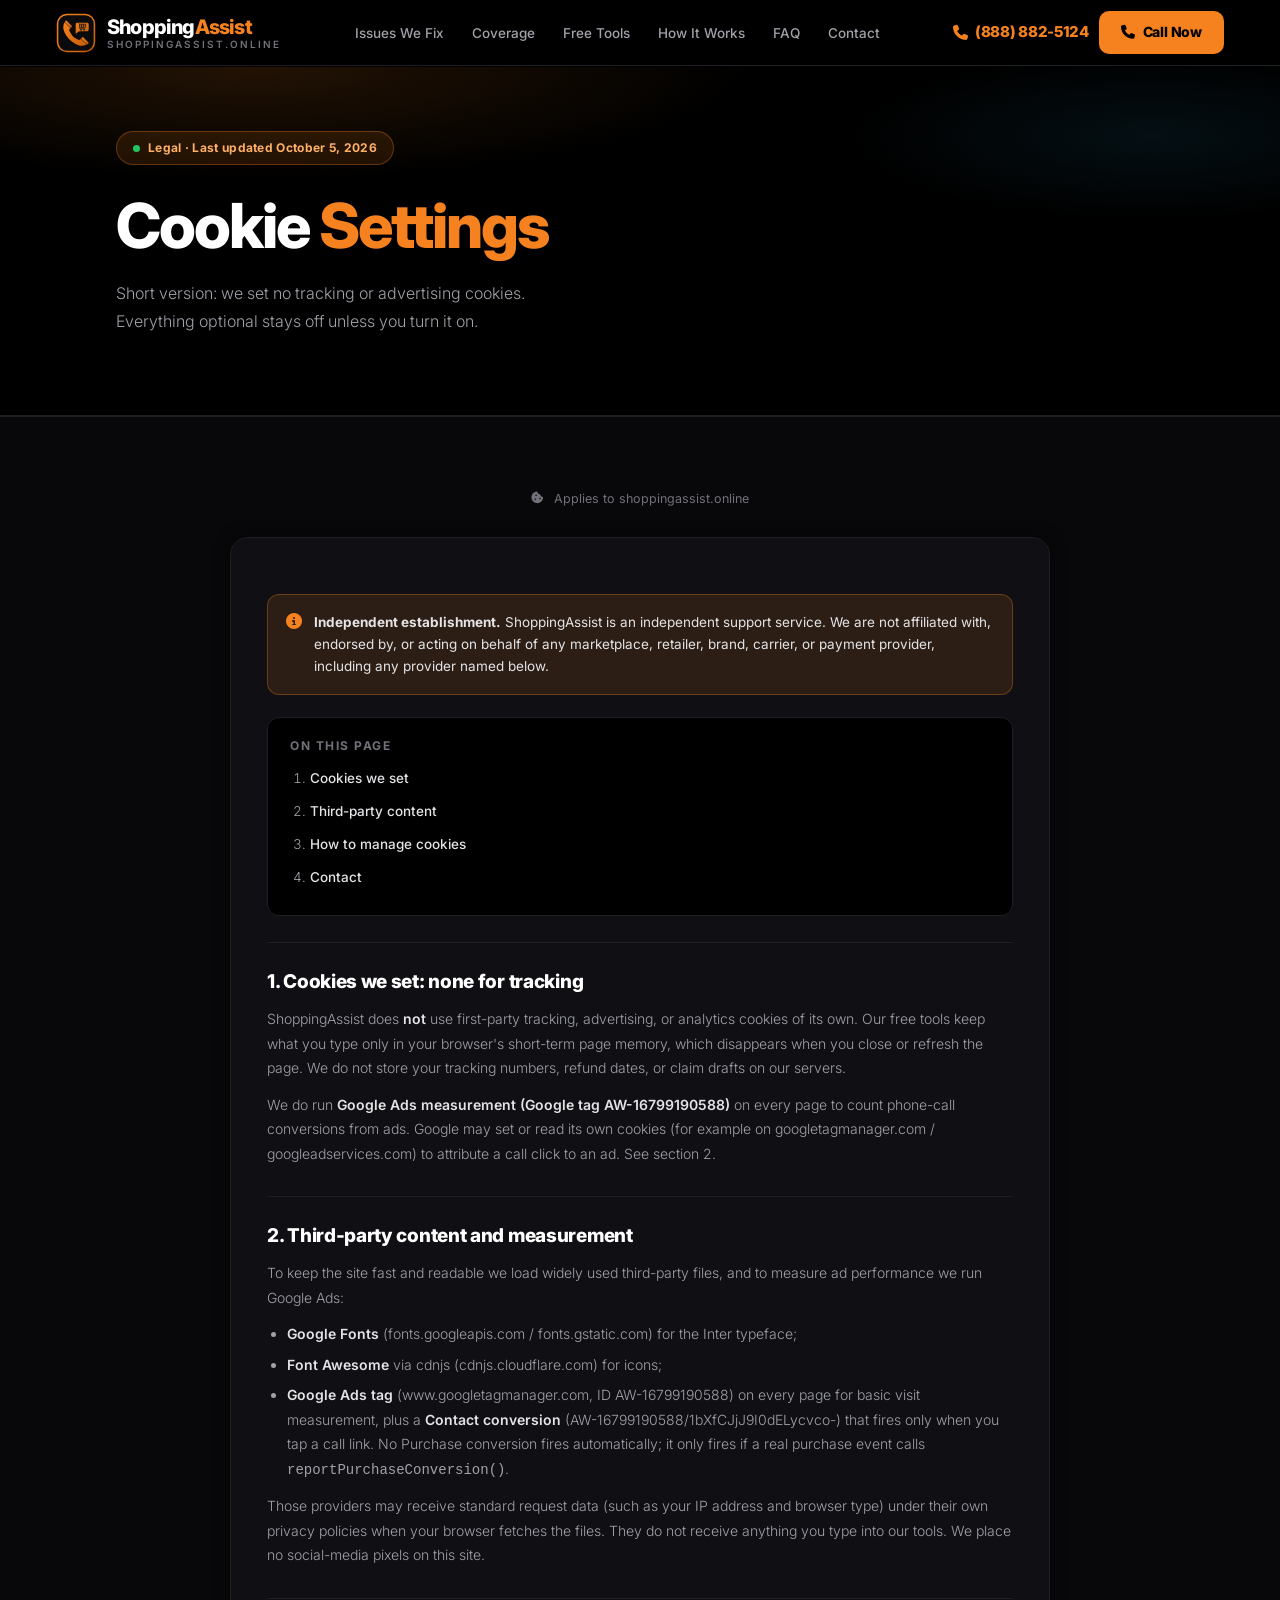
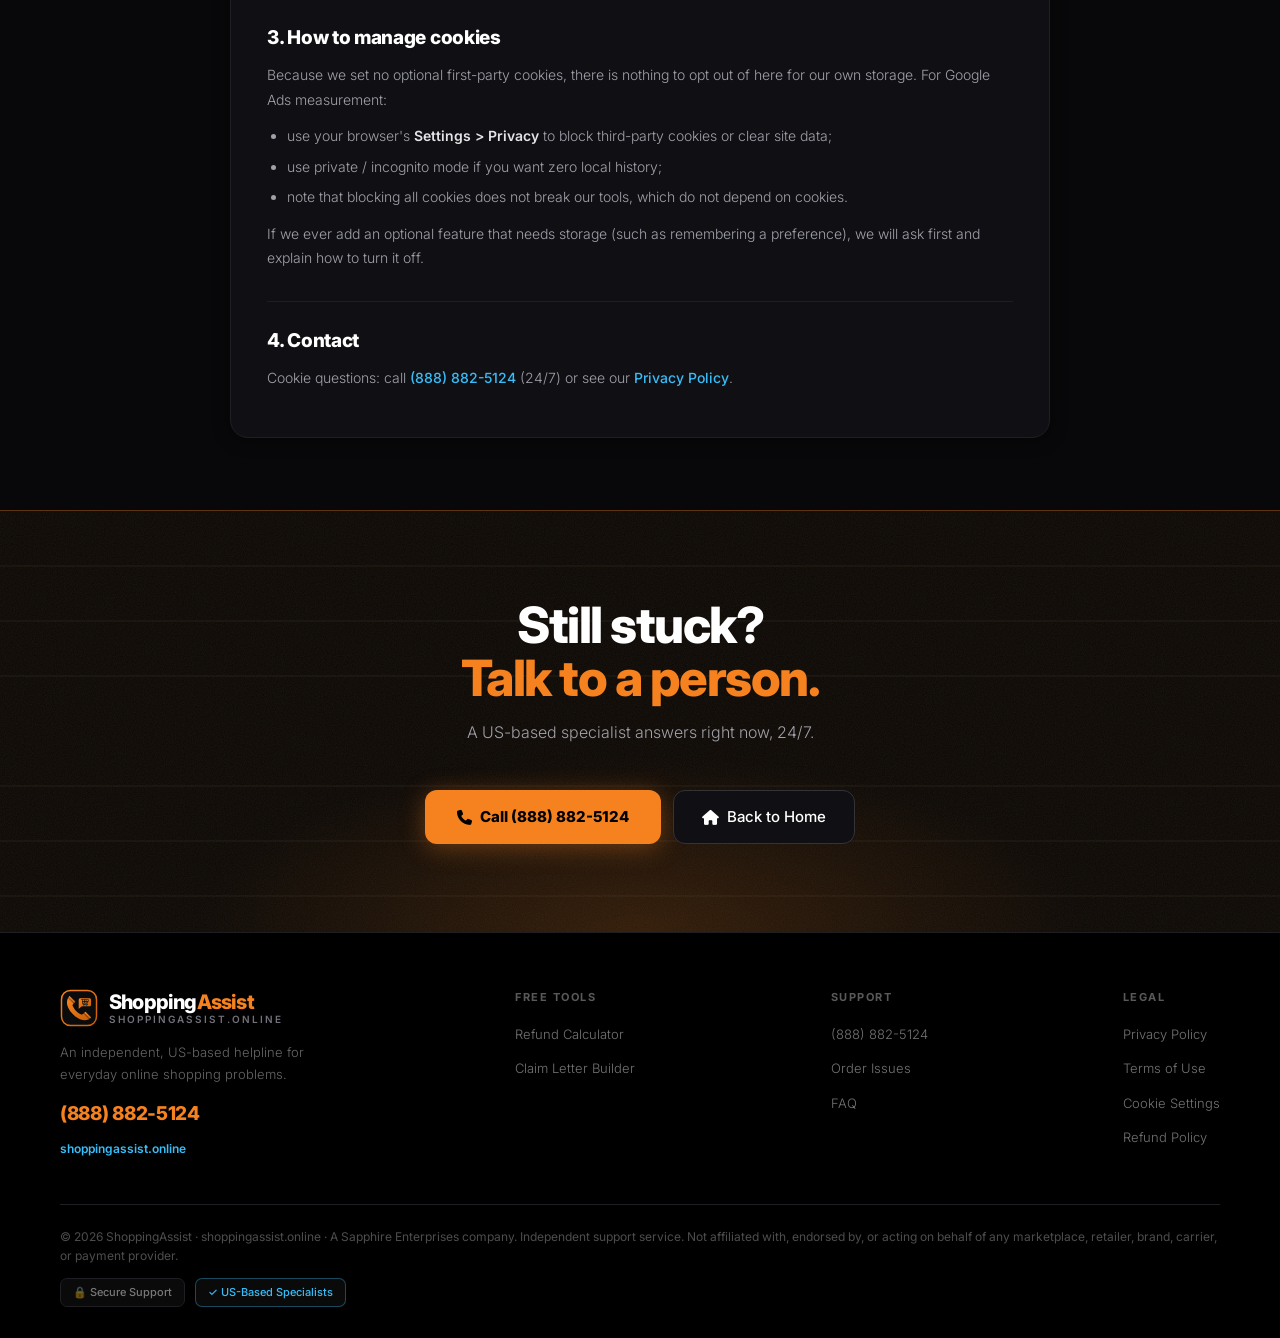
<file: cookies/index.html>
<!DOCTYPE html>
<html lang="en-US">
<head>
  <meta charset="UTF-8" />
  <meta name="viewport" content="width=device-width, initial-scale=1.0, viewport-fit=cover" />
  <title>Cookie Settings | ShoppingAssist</title>
  <meta name="description" content="ShoppingAssist sets no tracking cookies. Learn what little data browsers store here and how to manage cookies for our CDN providers." />
  <link rel="canonical" href="https://shoppingassist.online/cookies/" />
  <meta property="og:title" content="Cookie Settings | ShoppingAssist" />
  <meta property="og:description" content="No tracking cookies, no ad cookies. Just the facts on what this site stores." />
  <meta property="og:url" content="https://shoppingassist.online/cookies/" />
  <meta property="og:type" content="website" />
  <meta property="og:image" content="https://shoppingassist.online/assets/images/logo.svg" />
  <meta name="theme-color" content="#000000" />
  <link rel="icon" type="image/svg+xml" href="../assets/images/logo.svg" />

  <link rel="preconnect" href="https://fonts.googleapis.com" />
  <link rel="preconnect" href="https://fonts.gstatic.com" crossorigin />
  <link href="https://fonts.googleapis.com/css2?family=Inter:wght@300;400;500;600;700;800;900&display=swap" rel="stylesheet" />
  <link rel="stylesheet" href="https://cdnjs.cloudflare.com/ajax/libs/font-awesome/6.5.2/css/all.min.css" />

  <link rel="stylesheet" href="../assets/css/style.css?v=9" />

  <script type="application/ld+json">
  {"@context":"https://schema.org","@type":"WebPage","name":"Cookie Settings","url":"https://shoppingassist.online/cookies/","isPartOf":{"@type":"WebSite","name":"ShoppingAssist","url":"https://shoppingassist.online/"}}
  </script>
  <script type="application/ld+json">
  {"@context":"https://schema.org","@type":"BreadcrumbList","itemListElement":[
    {"@type":"ListItem","position":1,"name":"Home","item":"https://shoppingassist.online/"},
    {"@type":"ListItem","position":2,"name":"Cookie Settings","item":"https://shoppingassist.online/cookies/"}
  ]}
  </script>

  <!-- Google tag (gtag.js) -->
  <script async src="https://www.googletagmanager.com/gtag/js?id=AW-16799190588"></script>
  <script>
    window.dataLayer = window.dataLayer || [];
    function gtag(){dataLayer.push(arguments);}
    gtag('js', new Date());

    gtag('config', 'AW-16799190588');
  </script>
</head>
<body>

  <!-- NAV -->
  <nav>
    <div class="nav-brand">
      <a href="../" style="display:flex;align-items:center;gap:11px;" aria-label="ShoppingAssist home"><img class="brand-mark" src="../assets/images/logo.svg" alt="ShoppingAssist logo" />
      <span class="brand-logo">Shopping<span>Assist</span><small>SHOPPINGASSIST.ONLINE</small></span></a>
    </div>
    <ul class="nav-links">
      <li><a href="../#issues">Issues We Fix</a></li>
      <li><a href="../#coverage">Coverage</a></li>
      <li><a href="../#tools">Free Tools</a></li>
      <li><a href="../#how">How It Works</a></li>
      <li><a href="../#faq">FAQ</a></li>
      <li><a href="../#cta">Contact</a></li>
    </ul>
    <div class="nav-r">
      <div class="nav-num"><i class="fa-solid fa-phone"></i> (888) 882-5124</div>
      <a href="tel:+18888825124" class="nav-call"><i class="fa-solid fa-phone"></i> Call Now</a>
    </div>
    <button class="hbg" id="hbgBtn" type="button" aria-label="Menu">
      <span></span><span></span><span></span>
    </button>
  </nav>
  <div class="mob-nav" id="mobNav">
    <a href="../#issues">Issues We Fix</a>
    <a href="../#coverage">Coverage</a>
    <a href="../#tools">Free Tools</a>
    <a href="../#how">How It Works</a>
    <a href="../#faq">FAQ</a>
    <a href="tel:+18888825124" class="mob-call"><i class="fa-solid fa-phone"></i> (888) 882-5124</a>
  </div>

  <!-- LEGAL HERO -->
  <section class="hero">
    <div class="hero-inner" style="grid-template-columns:1fr;gap:24px;padding-top:64px;padding-bottom:48px;">
      <div class="hero-l">
        <div class="hero-kicker"><span class="kicker-dot"></span> Legal · Last updated October 5, 2026</div>
        <h1>Cookie <span>Settings</span></h1>
        <p>Short version: we set no tracking or advertising cookies. Everything optional stays off unless you turn it on.</p>
      </div>
    </div>
  </section>

  <!-- LEGAL BODY -->
  <div class="legal-sec">
    <div class="legal-inner">
      <div class="legal-meta"><i class="fa-solid fa-cookie-bite"></i> Applies to shoppingassist.online</div>
      <div class="legal-card">
        <div class="legal-note"><i class="fa-solid fa-circle-info"></i><div><strong>Independent establishment.</strong> ShoppingAssist is an independent support service. We are not affiliated with, endorsed by, or acting on behalf of any marketplace, retailer, brand, carrier, or payment provider, including any provider named below.</div></div>

        <div class="legal-toc">
          <h3>On this page</h3>
          <ol>
            <li><a href="#ours">Cookies we set</a></li>
            <li><a href="#third">Third-party content</a></li>
            <li><a href="#manage">How to manage cookies</a></li>
            <li><a href="#contact">Contact</a></li>
          </ol>
        </div>

        <h2 id="ours">1. Cookies we set: none for tracking</h2>
        <p>ShoppingAssist does <strong>not</strong> use first-party tracking, advertising, or analytics cookies of its own. Our free tools keep what you type only in your browser's short-term page memory, which disappears when you close or refresh the page. We do not store your tracking numbers, refund dates, or claim drafts on our servers.</p>
        <p>We do run <strong>Google Ads measurement (Google tag AW-16799190588)</strong> on every page to count phone-call conversions from ads. Google may set or read its own cookies (for example on googletagmanager.com / googleadservices.com) to attribute a call click to an ad. See section 2.</p>

        <h2 id="third">2. Third-party content and measurement</h2>
        <p>To keep the site fast and readable we load widely used third-party files, and to measure ad performance we run Google Ads:</p>
        <ul>
          <li><strong>Google Fonts</strong> (fonts.googleapis.com / fonts.gstatic.com) for the Inter typeface;</li>
          <li><strong>Font Awesome</strong> via cdnjs (cdnjs.cloudflare.com) for icons;</li>
          <li><strong>Google Ads tag</strong> (www.googletagmanager.com, ID AW-16799190588) on every page for basic visit measurement, plus a <strong>Contact conversion</strong> (AW-16799190588/1bXfCJjJ9I0dELycvco-) that fires only when you tap a call link. No Purchase conversion fires automatically; it only fires if a real purchase event calls <code>reportPurchaseConversion()</code>.</li>
        </ul>
        <p>Those providers may receive standard request data (such as your IP address and browser type) under their own privacy policies when your browser fetches the files. They do not receive anything you type into our tools. We place no social-media pixels on this site.</p>

        <h2 id="manage">3. How to manage cookies</h2>
        <p>Because we set no optional first-party cookies, there is nothing to opt out of here for our own storage. For Google Ads measurement:</p>
        <ul>
          <li>use your browser's <strong>Settings &gt; Privacy</strong> to block third-party cookies or clear site data;</li>
          <li>use private / incognito mode if you want zero local history;</li>
          <li>note that blocking all cookies does not break our tools, which do not depend on cookies.</li>
        </ul>
        <p>If we ever add an optional feature that needs storage (such as remembering a preference), we will ask first and explain how to turn it off.</p>

        <h2 id="contact">4. Contact</h2>
        <p>Cookie questions: call <a href="tel:+18888825124">(888) 882-5124</a> (24/7) or see our <a href="../privacy/">Privacy Policy</a>.</p>
      </div>
    </div>
  </div>

  <!-- BIG CTA -->
  <div class="cta-sec" id="cta">
    <div class="cta-inner">
      <h2>Still stuck?<br /><span>Talk to a person.</span></h2>
      <p>A US-based specialist answers right now, 24/7.</p>
      <div class="cta-actions">
        <a href="tel:+18888825124" class="btn-or"><i class="fa-solid fa-phone"></i> Call (888) 882-5124</a>
        <a href="../" class="btn-bdr"><i class="fa-solid fa-house"></i> Back to Home</a>
      </div>
    </div>
  </div>

  <!-- FOOTER -->
  <footer>
    <div class="ft">
      <div class="ft-top">
        <div class="ft-logo">
          <div class="brand-lockup"><img class="brand-mark ft-mark" src="../assets/images/logo.svg" alt="ShoppingAssist logo" /><div class="brand-logo">Shopping<span>Assist</span><small>SHOPPINGASSIST.ONLINE</small></div></div>
          <p>An independent, US-based helpline for everyday online shopping problems.</p>
          <a href="tel:+18888825124" class="ft-phone">(888) 882-5124</a>
          <span class="ft-domain">shoppingassist.online</span>
        </div>
        <div class="ft-col"><h5>Free Tools</h5><ul><li><a href="../refund-calculator/">Refund Calculator</a></li><li><a href="../claim-letter/">Claim Letter Builder</a></li></ul></div>
        <div class="ft-col"><h5>Support</h5><ul><li><a href="tel:+18888825124">(888) 882-5124</a></li><li><a href="../#issues">Order Issues</a></li><li><a href="../#faq">FAQ</a></li></ul></div>
        <div class="ft-col"><h5>Legal</h5><ul><li><a href="../privacy/">Privacy Policy</a></li><li><a href="../terms/">Terms of Use</a></li><li><a href="../cookies/">Cookie Settings</a></li><li><a href="../refund-policy/">Refund Policy</a></li></ul></div>
      </div>
      <div class="ft-bot">
        <p>© <span id="year">2025</span> ShoppingAssist · shoppingassist.online · A Sapphire Enterprises company. Independent support service. Not affiliated with, endorsed by, or acting on behalf of any marketplace, retailer, brand, carrier, or payment provider.</p>
        <div class="ft-badges"><span class="ft-badge">🔒 Secure Support</span><span class="ft-badge accent">✓ US-Based Specialists</span></div>
      </div>
    </div>
  </footer>

  <!-- MOBILE STICKY BAR -->
  <div class="mob-bar">
    <a href="tel:+18888825124">
      <div class="mb-icon"><i class="fa-solid fa-phone"></i></div>
      <div class="mb-inner">
        <span class="mb-num">(888) 882-5124</span>
        <span class="mb-sub">Tap to Call · Free · 24/7</span>
      </div>
    </a>
  </div>

  <script src="../assets/js/main.js?v=10"></script>
</body>
</html>
</file>
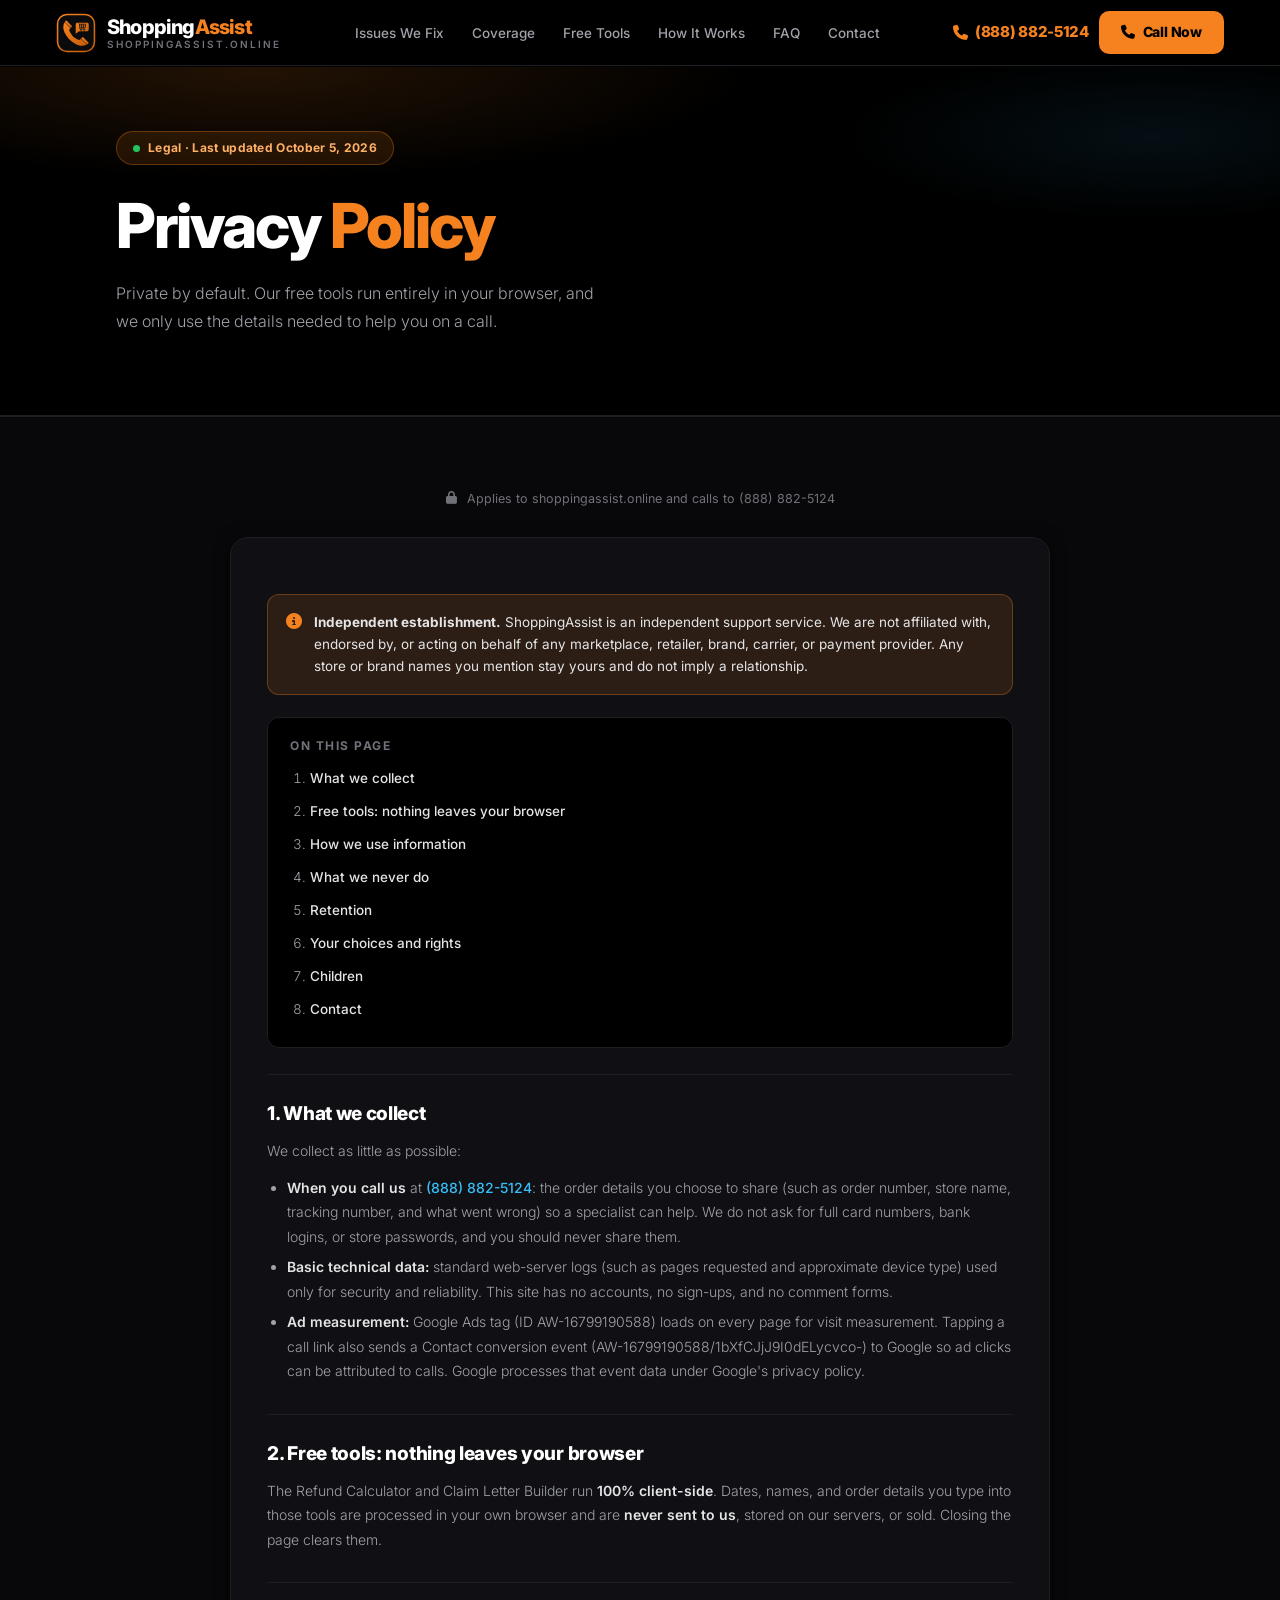
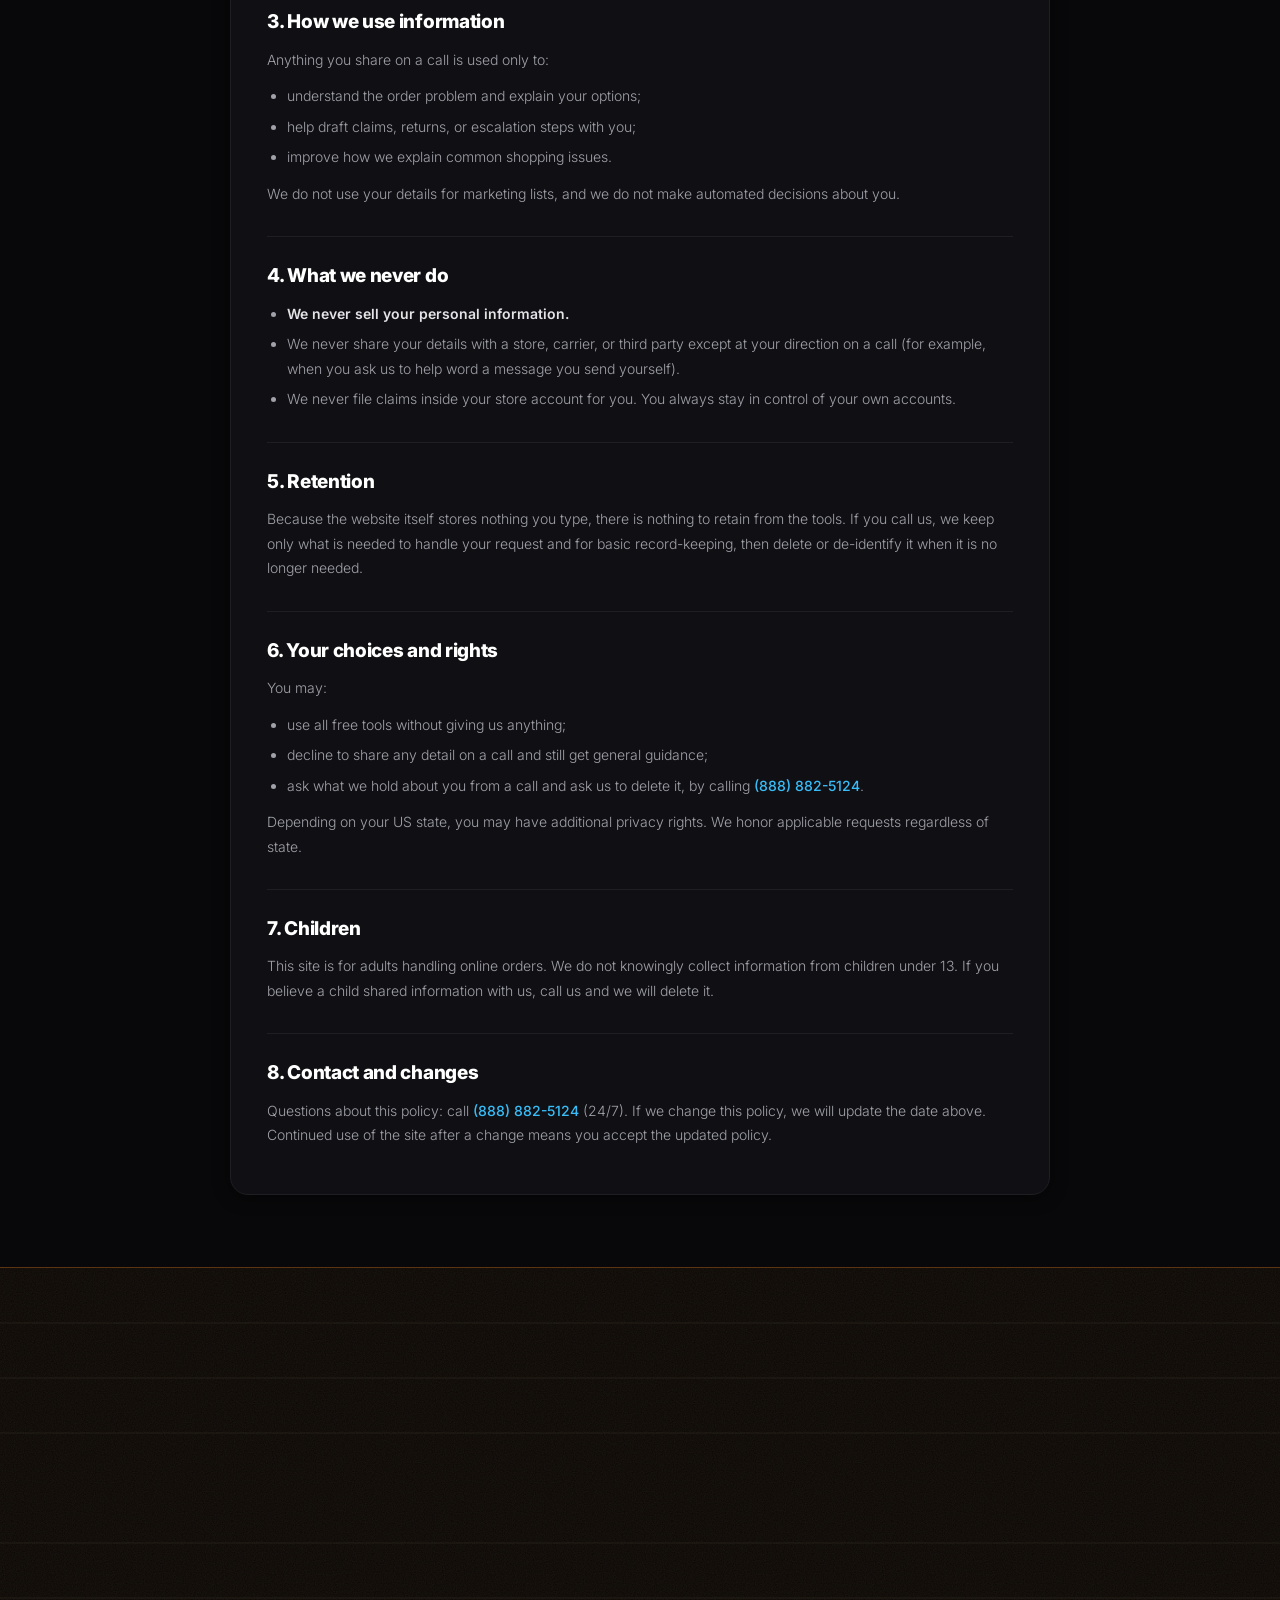
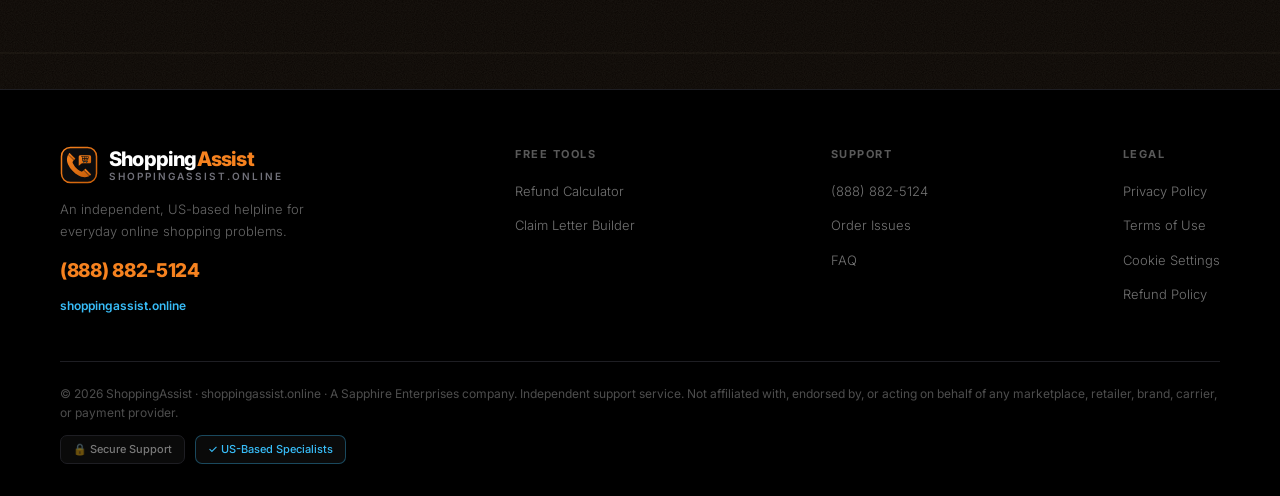
<file: privacy/index.html>
<!DOCTYPE html>
<html lang="en-US">
<head>
  <meta charset="UTF-8" />
  <meta name="viewport" content="width=device-width, initial-scale=1.0, viewport-fit=cover" />
  <title>Privacy Policy | ShoppingAssist</title>
  <meta name="description" content="How ShoppingAssist handles your information: our free tools run in your browser, we collect only what is needed to help you, and we never sell your data." />
  <link rel="canonical" href="https://shoppingassist.online/privacy/" />
  <meta property="og:title" content="Privacy Policy | ShoppingAssist" />
  <meta property="og:description" content="Private by default. What we collect, what we never store, and how to contact us." />
  <meta property="og:url" content="https://shoppingassist.online/privacy/" />
  <meta property="og:type" content="website" />
  <meta property="og:image" content="https://shoppingassist.online/assets/images/logo.svg" />
  <meta name="theme-color" content="#000000" />
  <link rel="icon" type="image/svg+xml" href="../assets/images/logo.svg" />

  <link rel="preconnect" href="https://fonts.googleapis.com" />
  <link rel="preconnect" href="https://fonts.gstatic.com" crossorigin />
  <link href="https://fonts.googleapis.com/css2?family=Inter:wght@300;400;500;600;700;800;900&display=swap" rel="stylesheet" />
  <link rel="stylesheet" href="https://cdnjs.cloudflare.com/ajax/libs/font-awesome/6.5.2/css/all.min.css" />

  <link rel="stylesheet" href="../assets/css/style.css?v=9" />

  <script type="application/ld+json">
  {"@context":"https://schema.org","@type":"WebPage","name":"Privacy Policy","url":"https://shoppingassist.online/privacy/","isPartOf":{"@type":"WebSite","name":"ShoppingAssist","url":"https://shoppingassist.online/"}}
  </script>
  <script type="application/ld+json">
  {"@context":"https://schema.org","@type":"BreadcrumbList","itemListElement":[
    {"@type":"ListItem","position":1,"name":"Home","item":"https://shoppingassist.online/"},
    {"@type":"ListItem","position":2,"name":"Privacy Policy","item":"https://shoppingassist.online/privacy/"}
  ]}
  </script>

  <!-- Google tag (gtag.js) -->
  <script async src="https://www.googletagmanager.com/gtag/js?id=AW-16799190588"></script>
  <script>
    window.dataLayer = window.dataLayer || [];
    function gtag(){dataLayer.push(arguments);}
    gtag('js', new Date());

    gtag('config', 'AW-16799190588');
  </script>
</head>
<body>

  <!-- NAV -->
  <nav>
    <div class="nav-brand">
      <a href="../" style="display:flex;align-items:center;gap:11px;" aria-label="ShoppingAssist home"><img class="brand-mark" src="../assets/images/logo.svg" alt="ShoppingAssist logo" />
      <span class="brand-logo">Shopping<span>Assist</span><small>SHOPPINGASSIST.ONLINE</small></span></a>
    </div>
    <ul class="nav-links">
      <li><a href="../#issues">Issues We Fix</a></li>
      <li><a href="../#coverage">Coverage</a></li>
      <li><a href="../#tools">Free Tools</a></li>
      <li><a href="../#how">How It Works</a></li>
      <li><a href="../#faq">FAQ</a></li>
      <li><a href="../#cta">Contact</a></li>
    </ul>
    <div class="nav-r">
      <div class="nav-num"><i class="fa-solid fa-phone"></i> (888) 882-5124</div>
      <a href="tel:+18888825124" class="nav-call"><i class="fa-solid fa-phone"></i> Call Now</a>
    </div>
    <button class="hbg" id="hbgBtn" type="button" aria-label="Menu">
      <span></span><span></span><span></span>
    </button>
  </nav>
  <div class="mob-nav" id="mobNav">
    <a href="../#issues">Issues We Fix</a>
    <a href="../#coverage">Coverage</a>
    <a href="../#tools">Free Tools</a>
    <a href="../#how">How It Works</a>
    <a href="../#faq">FAQ</a>
    <a href="tel:+18888825124" class="mob-call"><i class="fa-solid fa-phone"></i> (888) 882-5124</a>
  </div>

  <!-- LEGAL HERO -->
  <section class="hero">
    <div class="hero-inner" style="grid-template-columns:1fr;gap:24px;padding-top:64px;padding-bottom:48px;">
      <div class="hero-l">
        <div class="hero-kicker"><span class="kicker-dot"></span> Legal · Last updated October 5, 2026</div>
        <h1>Privacy <span>Policy</span></h1>
        <p>Private by default. Our free tools run entirely in your browser, and we only use the details needed to help you on a call.</p>
      </div>
    </div>
  </section>

  <!-- LEGAL BODY -->
  <div class="legal-sec">
    <div class="legal-inner">
      <div class="legal-meta"><i class="fa-solid fa-lock"></i> Applies to shoppingassist.online and calls to (888) 882-5124</div>
      <div class="legal-card">
        <div class="legal-note"><i class="fa-solid fa-circle-info"></i><div><strong>Independent establishment.</strong> ShoppingAssist is an independent support service. We are not affiliated with, endorsed by, or acting on behalf of any marketplace, retailer, brand, carrier, or payment provider. Any store or brand names you mention stay yours and do not imply a relationship.</div></div>

        <div class="legal-toc">
          <h3>On this page</h3>
          <ol>
            <li><a href="#what-we-collect">What we collect</a></li>
            <li><a href="#tools">Free tools: nothing leaves your browser</a></li>
            <li><a href="#how-we-use">How we use information</a></li>
            <li><a href="#sharing">What we never do</a></li>
            <li><a href="#retention">Retention</a></li>
            <li><a href="#rights">Your choices and rights</a></li>
            <li><a href="#children">Children</a></li>
            <li><a href="#contact">Contact</a></li>
          </ol>
        </div>

        <h2 id="what-we-collect">1. What we collect</h2>
        <p>We collect as little as possible:</p>
        <ul>
          <li><strong>When you call us</strong> at <a href="tel:+18888825124">(888) 882-5124</a>: the order details you choose to share (such as order number, store name, tracking number, and what went wrong) so a specialist can help. We do not ask for full card numbers, bank logins, or store passwords, and you should never share them.</li>
          <li><strong>Basic technical data:</strong> standard web-server logs (such as pages requested and approximate device type) used only for security and reliability. This site has no accounts, no sign-ups, and no comment forms.</li>
          <li><strong>Ad measurement:</strong> Google Ads tag (ID AW-16799190588) loads on every page for visit measurement. Tapping a call link also sends a Contact conversion event (AW-16799190588/1bXfCJjJ9I0dELycvco-) to Google so ad clicks can be attributed to calls. Google processes that event data under Google's privacy policy.</li>
        </ul>

        <h2 id="tools">2. Free tools: nothing leaves your browser</h2>
        <p>The Refund Calculator and Claim Letter Builder run <strong>100% client-side</strong>. Dates, names, and order details you type into those tools are processed in your own browser and are <strong>never sent to us</strong>, stored on our servers, or sold. Closing the page clears them.</p>

        <h2 id="how-we-use">3. How we use information</h2>
        <p>Anything you share on a call is used only to:</p>
        <ul>
          <li>understand the order problem and explain your options;</li>
          <li>help draft claims, returns, or escalation steps with you;</li>
          <li>improve how we explain common shopping issues.</li>
        </ul>
        <p>We do not use your details for marketing lists, and we do not make automated decisions about you.</p>

        <h2 id="sharing">4. What we never do</h2>
        <ul>
          <li><strong>We never sell your personal information.</strong></li>
          <li>We never share your details with a store, carrier, or third party except at your direction on a call (for example, when you ask us to help word a message you send yourself).</li>
          <li>We never file claims inside your store account for you. You always stay in control of your own accounts.</li>
        </ul>

        <h2 id="retention">5. Retention</h2>
        <p>Because the website itself stores nothing you type, there is nothing to retain from the tools. If you call us, we keep only what is needed to handle your request and for basic record-keeping, then delete or de-identify it when it is no longer needed.</p>

        <h2 id="rights">6. Your choices and rights</h2>
        <p>You may:</p>
        <ul>
          <li>use all free tools without giving us anything;</li>
          <li>decline to share any detail on a call and still get general guidance;</li>
          <li>ask what we hold about you from a call and ask us to delete it, by calling <a href="tel:+18888825124">(888) 882-5124</a>.</li>
        </ul>
        <p>Depending on your US state, you may have additional privacy rights. We honor applicable requests regardless of state.</p>

        <h2 id="children">7. Children</h2>
        <p>This site is for adults handling online orders. We do not knowingly collect information from children under 13. If you believe a child shared information with us, call us and we will delete it.</p>

        <h2 id="contact">8. Contact and changes</h2>
        <p>Questions about this policy: call <a href="tel:+18888825124">(888) 882-5124</a> (24/7). If we change this policy, we will update the date above. Continued use of the site after a change means you accept the updated policy.</p>
      </div>
    </div>
  </div>

  <!-- BIG CTA -->
  <div class="cta-sec" id="cta">
    <div class="cta-inner">
      <h2>Questions?<br /><span>Talk to a person.</span></h2>
      <p>A US-based specialist answers right now, 24/7.</p>
      <div class="cta-actions">
        <a href="tel:+18888825124" class="btn-or"><i class="fa-solid fa-phone"></i> Call (888) 882-5124</a>
        <a href="../" class="btn-bdr"><i class="fa-solid fa-house"></i> Back to Home</a>
      </div>
    </div>
  </div>

  <!-- FOOTER -->
  <footer>
    <div class="ft">
      <div class="ft-top">
        <div class="ft-logo">
          <div class="brand-lockup"><img class="brand-mark ft-mark" src="../assets/images/logo.svg" alt="ShoppingAssist logo" /><div class="brand-logo">Shopping<span>Assist</span><small>SHOPPINGASSIST.ONLINE</small></div></div>
          <p>An independent, US-based helpline for everyday online shopping problems.</p>
          <a href="tel:+18888825124" class="ft-phone">(888) 882-5124</a>
          <span class="ft-domain">shoppingassist.online</span>
        </div>
        <div class="ft-col"><h5>Free Tools</h5><ul><li><a href="../refund-calculator/">Refund Calculator</a></li><li><a href="../claim-letter/">Claim Letter Builder</a></li></ul></div>
        <div class="ft-col"><h5>Support</h5><ul><li><a href="tel:+18888825124">(888) 882-5124</a></li><li><a href="../#issues">Order Issues</a></li><li><a href="../#faq">FAQ</a></li></ul></div>
        <div class="ft-col"><h5>Legal</h5><ul><li><a href="../privacy/">Privacy Policy</a></li><li><a href="../terms/">Terms of Use</a></li><li><a href="../cookies/">Cookie Settings</a></li><li><a href="../refund-policy/">Refund Policy</a></li></ul></div>
      </div>
      <div class="ft-bot">
        <p>© <span id="year">2025</span> ShoppingAssist · shoppingassist.online · A Sapphire Enterprises company. Independent support service. Not affiliated with, endorsed by, or acting on behalf of any marketplace, retailer, brand, carrier, or payment provider.</p>
        <div class="ft-badges"><span class="ft-badge">🔒 Secure Support</span><span class="ft-badge accent">✓ US-Based Specialists</span></div>
      </div>
    </div>
  </footer>

  <!-- MOBILE STICKY BAR -->
  <div class="mob-bar">
    <a href="tel:+18888825124">
      <div class="mb-icon"><i class="fa-solid fa-phone"></i></div>
      <div class="mb-inner">
        <span class="mb-num">(888) 882-5124</span>
        <span class="mb-sub">Tap to Call · Free · 24/7</span>
      </div>
    </a>
  </div>

  <script src="../assets/js/main.js?v=10"></script>
</body>
</html>
</file>
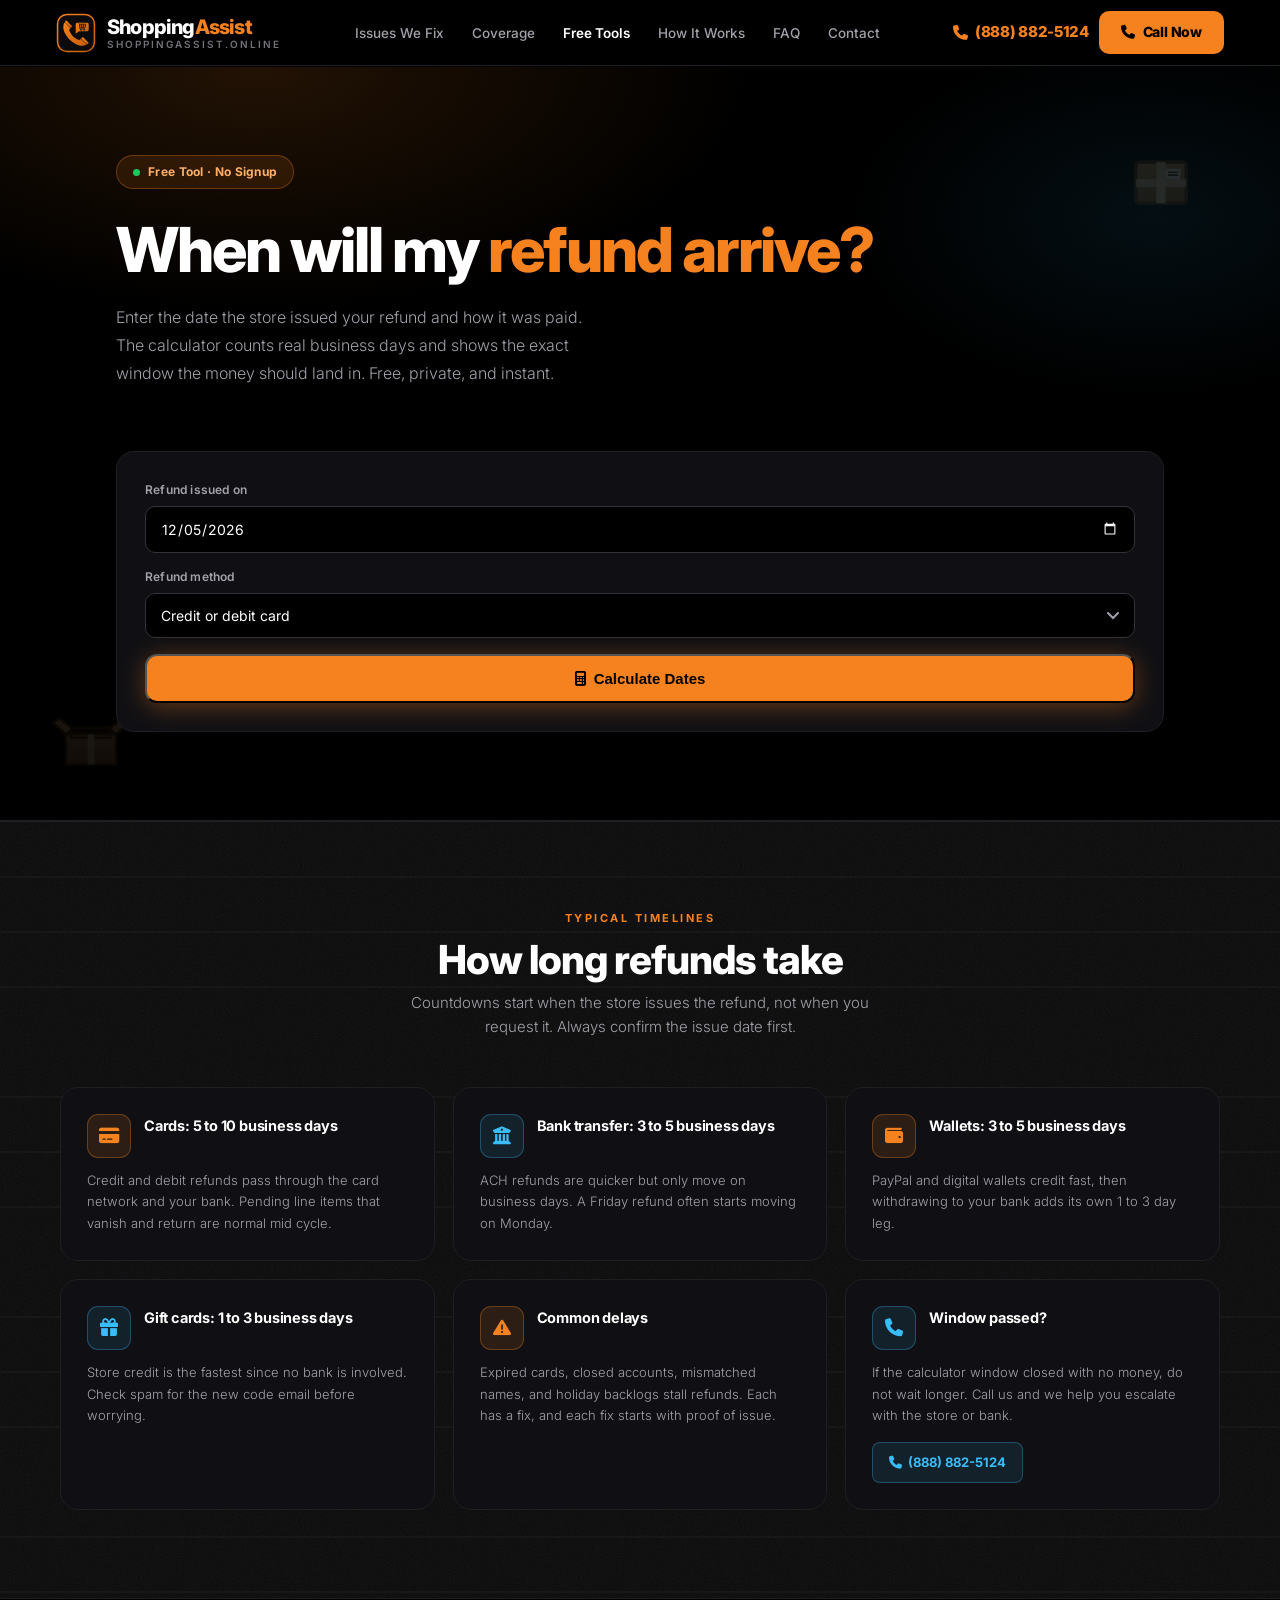
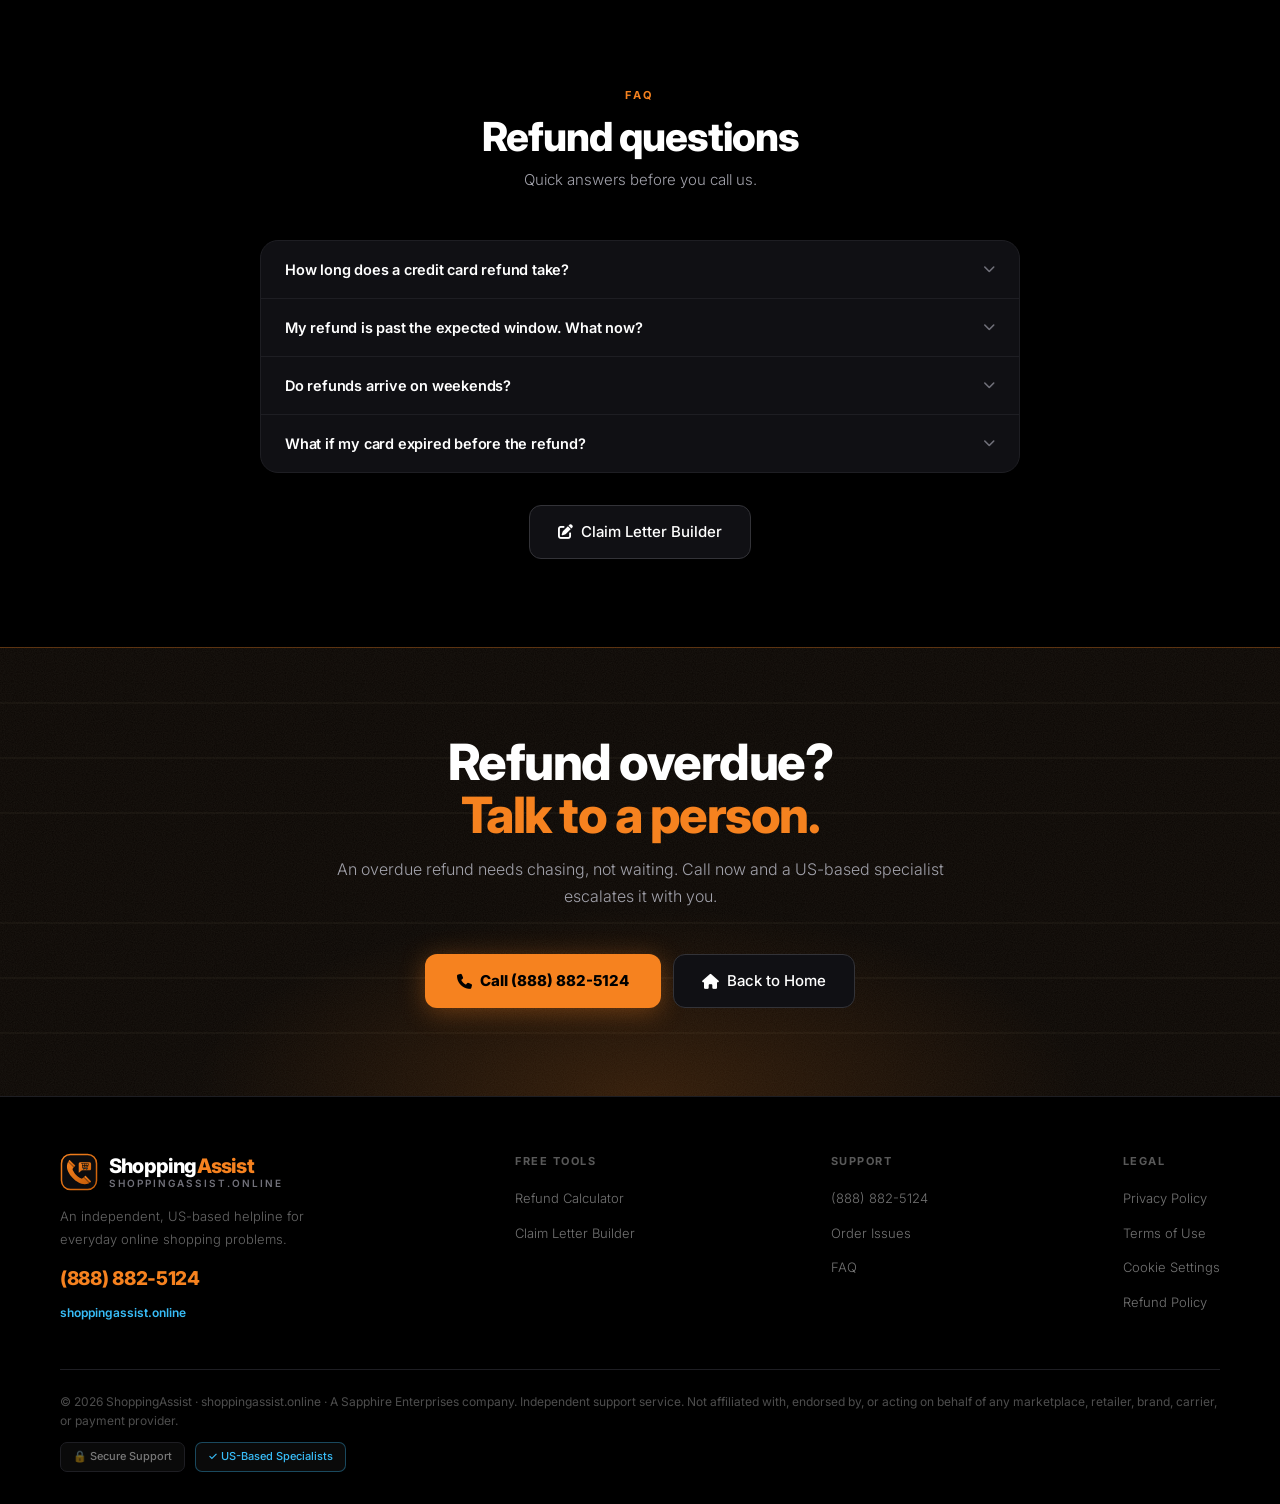
<file: refund-calculator/index.html>
<!DOCTYPE html>
<html lang="en-US">
<head>
  <meta charset="UTF-8" />
  <meta name="viewport" content="width=device-width, initial-scale=1.0, viewport-fit=cover" />
  <title>Refund Calculator: When Will My Online Refund Arrive? | ShoppingAssist</title>
  <meta name="description" content="Enter your refund date and method to see exactly when the money should land back. Card, bank, wallet, and gift card timelines. Free, no signup." />
  <link rel="canonical" href="https://shoppingassist.online/refund-calculator/" />
  <meta property="og:title" content="When Will My Refund Arrive? Free Calculator | ShoppingAssist" />
  <meta property="og:description" content="Refund issued? See the exact expected window for cards, bank transfers, wallets, and gift cards." />
  <meta property="og:url" content="https://shoppingassist.online/refund-calculator/" />
  <meta property="og:type" content="website" />
  <meta property="og:image" content="https://shoppingassist.online/assets/images/logo.svg" />
  <meta name="theme-color" content="#000000" />
  <link rel="icon" type="image/svg+xml" href="../assets/images/logo.svg" />

  <link rel="preconnect" href="https://fonts.googleapis.com" />
  <link rel="preconnect" href="https://fonts.gstatic.com" crossorigin />
  <link href="https://fonts.googleapis.com/css2?family=Inter:wght@300;400;500;600;700;800;900&display=swap" rel="stylesheet" />
  <link rel="stylesheet" href="https://cdnjs.cloudflare.com/ajax/libs/font-awesome/6.5.2/css/all.min.css" />

  <link rel="stylesheet" href="../assets/css/style.css?v=9" />

  <script type="application/ld+json">
  {"@context":"https://schema.org","@type":"WebApplication","name":"ShoppingAssist Refund Calculator","applicationCategory":"UtilitiesApplication","operatingSystem":"Any","url":"https://shoppingassist.online/refund-calculator/","offers":{"@type":"Offer","price":"0"},"featureList":"Refund date estimates by payment method, business day counting"}
  </script>
  <script type="application/ld+json">
  {"@context":"https://schema.org","@type":"BreadcrumbList","itemListElement":[
    {"@type":"ListItem","position":1,"name":"Home","item":"https://shoppingassist.online/"},
    {"@type":"ListItem","position":2,"name":"Free Tools","item":"https://shoppingassist.online/#tools"},
    {"@type":"ListItem","position":3,"name":"Refund Calculator","item":"https://shoppingassist.online/refund-calculator/"}
  ]}
  </script>
  <script type="application/ld+json">
  {"@context":"https://schema.org","@type":"FAQPage","mainEntity":[
    {"@type":"Question","name":"How long does a credit card refund take?","acceptedAnswer":{"@type":"Answer","text":"Most credit and debit card refunds land within 5 to 10 business days after the store issues them. Weekends and holidays do not count."}},
    {"@type":"Question","name":"My refund is past the expected window. What now?","acceptedAnswer":{"@type":"Answer","text":"First confirm the store actually issued it and check which card or account it went to. If the window has passed, call us at (888) 882-5124 and we will help you escalate it."}},
    {"@type":"Question","name":"Do refunds arrive on weekends?","acceptedAnswer":{"@type":"Answer","text":"Banks and card networks process refunds on business days only, so a refund issued on Friday often does not move until Monday."}},
    {"@type":"Question","name":"What if my card expired before the refund?","acceptedAnswer":{"@type":"Answer","text":"Banks usually route the refund to your replacement card or account automatically. If it bounces, the bank holds it and you claim it with a call. We can walk you through that."}}
  ]}
  </script>

  <!-- Google tag (gtag.js) -->
  <script async src="https://www.googletagmanager.com/gtag/js?id=AW-16799190588"></script>
  <script>
    window.dataLayer = window.dataLayer || [];
    function gtag(){dataLayer.push(arguments);}
    gtag('js', new Date());

    gtag('config', 'AW-16799190588');
  </script>
</head>
<body>

  <!-- NAV -->
  <nav>
    <div class="nav-brand">
      <a href="../" style="display:flex;align-items:center;gap:11px;" aria-label="ShoppingAssist home"><img class="brand-mark" src="../assets/images/logo.svg" alt="ShoppingAssist logo" />
      <span class="brand-logo">Shopping<span>Assist</span><small>SHOPPINGASSIST.ONLINE</small></span></a>
    </div>
    <ul class="nav-links">
      <li><a href="../#issues">Issues We Fix</a></li>
      <li><a href="../#coverage">Coverage</a></li>
      <li><a href="../#tools" class="cur">Free Tools</a></li>
      <li><a href="../#how">How It Works</a></li>
      <li><a href="../#faq">FAQ</a></li>
      <li><a href="../#cta">Contact</a></li>
    </ul>
    <div class="nav-r">
      <div class="nav-num"><i class="fa-solid fa-phone"></i> (888) 882-5124</div>
      <a href="tel:+18888825124" class="nav-call"><i class="fa-solid fa-phone"></i> Call Now</a>
    </div>
    <button class="hbg" id="hbgBtn" type="button" aria-label="Menu">
      <span></span><span></span><span></span>
    </button>
  </nav>
  <div class="mob-nav" id="mobNav">
    <a href="../#issues">Issues We Fix</a>
    <a href="../#coverage">Coverage</a>
    <a href="../#tools">Free Tools</a>
    <a href="../#how">How It Works</a>
    <a href="../#faq">FAQ</a>
    <a href="tel:+18888825124" class="mob-call"><i class="fa-solid fa-phone"></i> (888) 882-5124</a>
  </div>

  <!-- TOOL HERO -->
  <section class="hero">
    <img class="float-el f-tool-1" src="../assets/images/parcel.svg" alt="" aria-hidden="true" />
    <img class="float-el f-tool-2 small slow" src="../assets/images/box-open.svg" alt="" aria-hidden="true" />
    <div class="hero-inner" style="grid-template-columns:1fr;gap:32px;">
      <div class="hero-l">
        <div class="hero-kicker"><span class="kicker-dot"></span> Free Tool · No Signup</div>
        <h1>When will my <span>refund arrive?</span></h1>
        <p>Enter the date the store issued your refund and how it was paid. The calculator counts real business days and shows the exact window the money should land in. Free, private, and instant.</p>
      </div>
      <div class="tool-card">
        <label class="tool-lbl" for="refundDate" style="margin-top:0;">Refund issued on</label>
        <input id="refundDate" type="date" aria-label="Refund issued date" />
        <label class="tool-lbl" for="refundMethod">Refund method</label>
        <select id="refundMethod" aria-label="Refund method">
          <option value="card">Credit or debit card</option>
          <option value="bank">Bank transfer (ACH)</option>
          <option value="wallet">PayPal or digital wallet</option>
          <option value="gift">Gift card or store credit</option>
        </select>
        <button class="btn-or tool-btn" id="refundBtn" type="button"><i class="fa-solid fa-calculator"></i> Calculate Dates</button>
        <div class="tool-result" id="refundResult" hidden></div>
      </div>
    </div>
  </section>

  <!-- GUIDE -->
  <div class="issues-sec">
    <div class="issues-inner">
      <div class="sec-eye">Typical Timelines</div>
      <h2 class="sec-h">How long refunds take</h2>
      <p class="sec-sub">Countdowns start when the store issues the refund, not when you request it. Always confirm the issue date first.</p>
      <div class="iss-grid">
        <div class="iss-card">
          <div class="iss-top"><div class="iss-ico"><i class="fa-solid fa-credit-card"></i></div><h4>Cards: 5 to 10 business days</h4></div>
          <p>Credit and debit refunds pass through the card network and your bank. Pending line items that vanish and return are normal mid cycle.</p>
        </div>
        <div class="iss-card">
          <div class="iss-top"><div class="iss-ico"><i class="fa-solid fa-building-columns"></i></div><h4>Bank transfer: 3 to 5 business days</h4></div>
          <p>ACH refunds are quicker but only move on business days. A Friday refund often starts moving on Monday.</p>
        </div>
        <div class="iss-card">
          <div class="iss-top"><div class="iss-ico"><i class="fa-solid fa-wallet"></i></div><h4>Wallets: 3 to 5 business days</h4></div>
          <p>PayPal and digital wallets credit fast, then withdrawing to your bank adds its own 1 to 3 day leg.</p>
        </div>
        <div class="iss-card">
          <div class="iss-top"><div class="iss-ico"><i class="fa-solid fa-gift"></i></div><h4>Gift cards: 1 to 3 business days</h4></div>
          <p>Store credit is the fastest since no bank is involved. Check spam for the new code email before worrying.</p>
        </div>
        <div class="iss-card">
          <div class="iss-top"><div class="iss-ico"><i class="fa-solid fa-triangle-exclamation"></i></div><h4>Common delays</h4></div>
          <p>Expired cards, closed accounts, mismatched names, and holiday backlogs stall refunds. Each has a fix, and each fix starts with proof of issue.</p>
        </div>
        <div class="iss-card">
          <div class="iss-top"><div class="iss-ico"><i class="fa-solid fa-phone"></i></div><h4>Window passed?</h4></div>
          <p>If the calculator window closed with no money, do not wait longer. Call us and we help you escalate with the store or bank.</p>
          <a href="tel:+18888825124" class="iss-cta"><i class="fa-solid fa-phone"></i> (888) 882-5124</a>
        </div>
      </div>
    </div>
  </div>

  <!-- FAQ -->
  <div class="faq-sec">
    <div class="faq-inner">
      <div class="sec-eye">FAQ</div>
      <h2 class="sec-h">Refund questions</h2>
      <p class="sec-sub">Quick answers before you call us.</p>
      <div class="faq-list">
        <div class="fi"><button class="fq" type="button">How long does a credit card refund take?<i class="fa-solid fa-chevron-down"></i></button><div class="fa-a">Most credit and debit card refunds land within 5 to 10 business days after the store issues them. Weekends and holidays do not count.</div></div>
        <div class="fi"><button class="fq" type="button">My refund is past the expected window. What now?<i class="fa-solid fa-chevron-down"></i></button><div class="fa-a">First confirm the store actually issued it and check which card or account it went to. If the window has passed, call us at (888) 882-5124 and we will help you escalate it.</div></div>
        <div class="fi"><button class="fq" type="button">Do refunds arrive on weekends?<i class="fa-solid fa-chevron-down"></i></button><div class="fa-a">Banks and card networks process refunds on business days only, so a refund issued on Friday often does not move until Monday.</div></div>
        <div class="fi"><button class="fq" type="button">What if my card expired before the refund?<i class="fa-solid fa-chevron-down"></i></button><div class="fa-a">Banks usually route the refund to your replacement card or account automatically. If it bounces, the bank holds it and you claim it with a call. We can walk you through that.</div></div>
      </div>
      <div class="cta-actions" style="margin-top:32px;">
        <a href="../claim-letter/" class="btn-bdr"><i class="fa-solid fa-pen-to-square"></i> Claim Letter Builder</a>
      </div>
    </div>
  </div>

  <!-- BIG CTA -->
  <div class="cta-sec" id="cta">
    <div class="cta-inner">
      <h2>Refund overdue?<br /><span>Talk to a person.</span></h2>
      <p>An overdue refund needs chasing, not waiting. Call now and a US-based specialist escalates it with you.</p>
      <div class="cta-actions">
        <a href="tel:+18888825124" class="btn-or"><i class="fa-solid fa-phone"></i> Call (888) 882-5124</a>
        <a href="../" class="btn-bdr"><i class="fa-solid fa-house"></i> Back to Home</a>
      </div>
    </div>
  </div>

  <!-- FOOTER -->
  <footer>
    <div class="ft">
      <div class="ft-top">
        <div class="ft-logo">
          <div class="brand-lockup"><img class="brand-mark ft-mark" src="../assets/images/logo.svg" alt="ShoppingAssist logo" /><div class="brand-logo">Shopping<span>Assist</span><small>SHOPPINGASSIST.ONLINE</small></div></div>
          <p>An independent, US-based helpline for everyday online shopping problems.</p>
          <a href="tel:+18888825124" class="ft-phone">(888) 882-5124</a>
          <span class="ft-domain">shoppingassist.online</span>
        </div>
        <div class="ft-col"><h5>Free Tools</h5><ul><li><a href="../refund-calculator/">Refund Calculator</a></li><li><a href="../claim-letter/">Claim Letter Builder</a></li></ul></div>
        <div class="ft-col"><h5>Support</h5><ul><li><a href="tel:+18888825124">(888) 882-5124</a></li><li><a href="../#issues">Order Issues</a></li><li><a href="../#faq">FAQ</a></li></ul></div>
        <div class="ft-col"><h5>Legal</h5><ul><li><a href="../privacy/">Privacy Policy</a></li><li><a href="../terms/">Terms of Use</a></li><li><a href="../cookies/">Cookie Settings</a></li><li><a href="../refund-policy/">Refund Policy</a></li></ul></div>
      </div>
      <div class="ft-bot">
        <p>© <span id="year">2025</span> ShoppingAssist · shoppingassist.online · A Sapphire Enterprises company. Independent support service. Not affiliated with, endorsed by, or acting on behalf of any marketplace, retailer, brand, carrier, or payment provider.</p>
        <div class="ft-badges"><span class="ft-badge">🔒 Secure Support</span><span class="ft-badge accent">✓ US-Based Specialists</span></div>
      </div>
    </div>
  </footer>

  <!-- MOBILE STICKY BAR -->
  <div class="mob-bar">
    <a href="tel:+18888825124">
      <div class="mb-icon"><i class="fa-solid fa-phone"></i></div>
      <div class="mb-inner">
        <span class="mb-num">(888) 882-5124</span>
        <span class="mb-sub">Tap to Call · Free · 24/7</span>
      </div>
    </a>
  </div>

  <script src="../assets/js/main.js?v=10"></script>
</body>
</html>
</file>
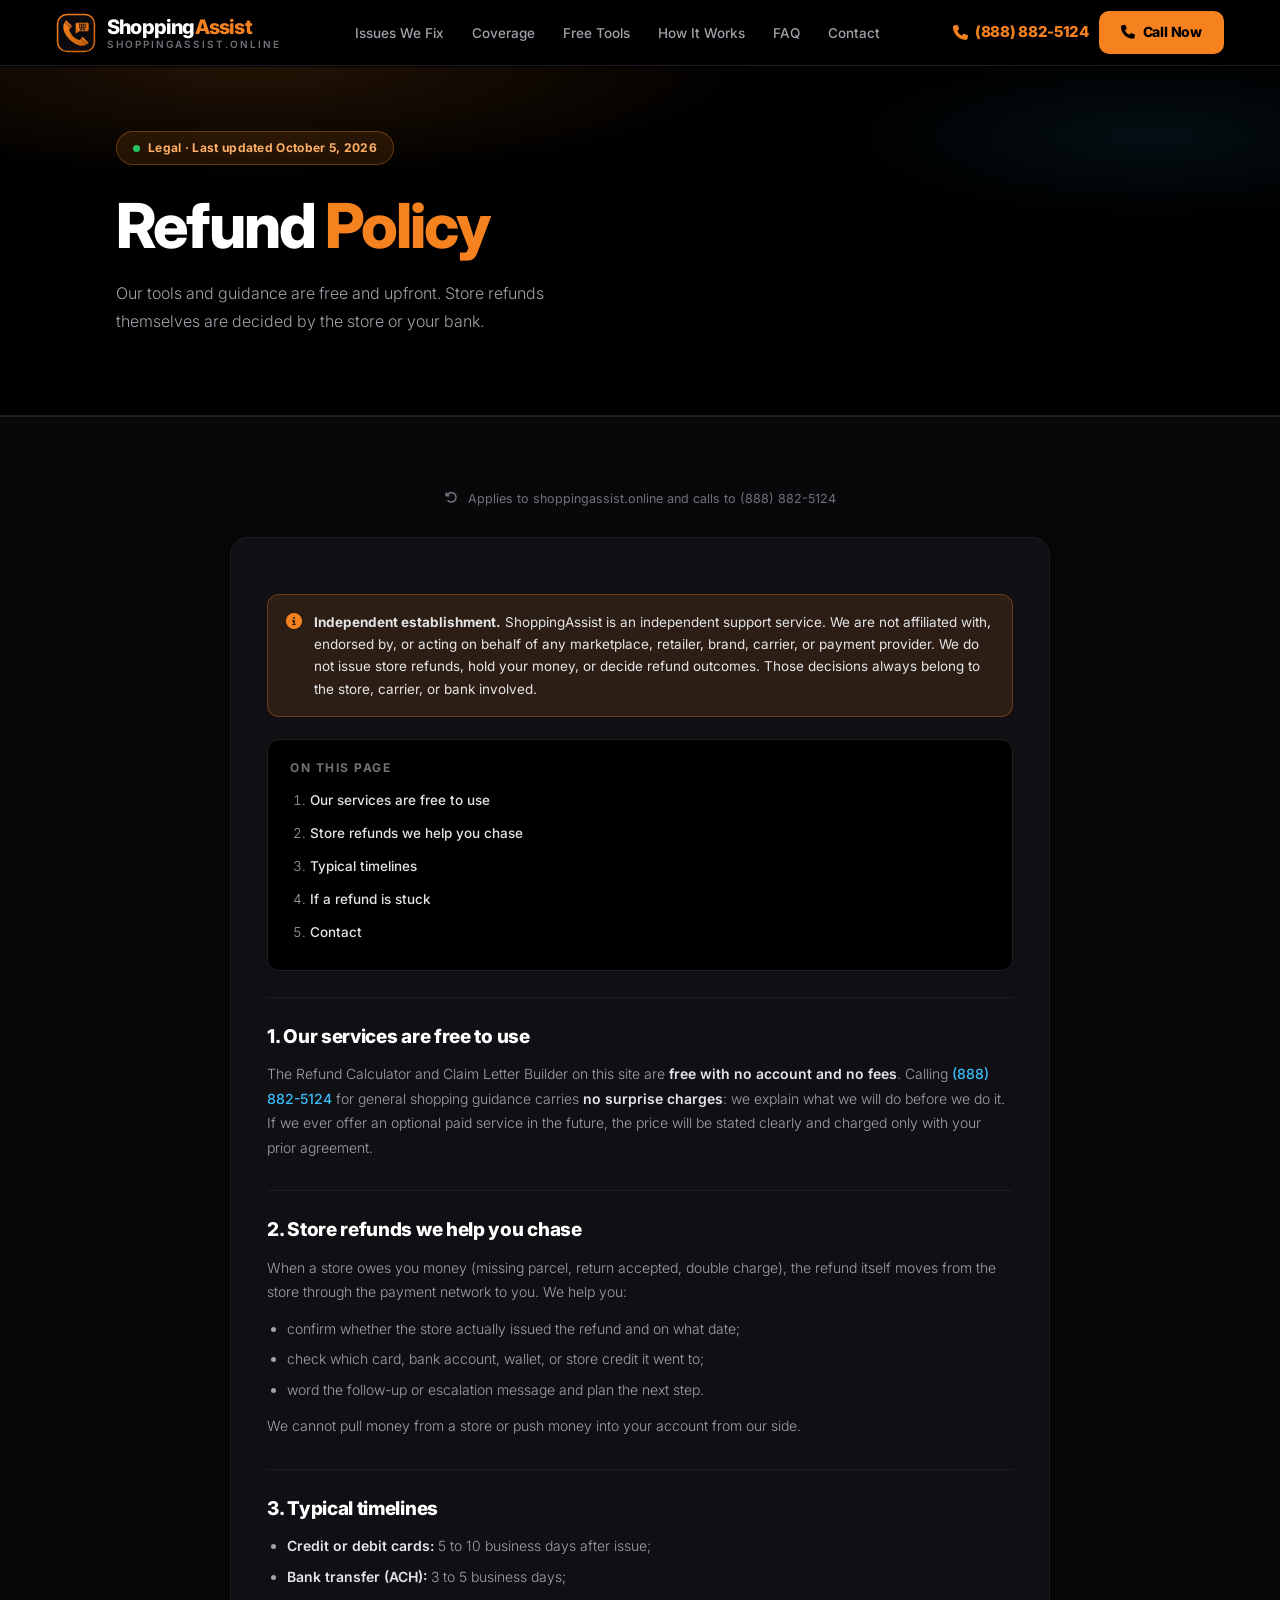
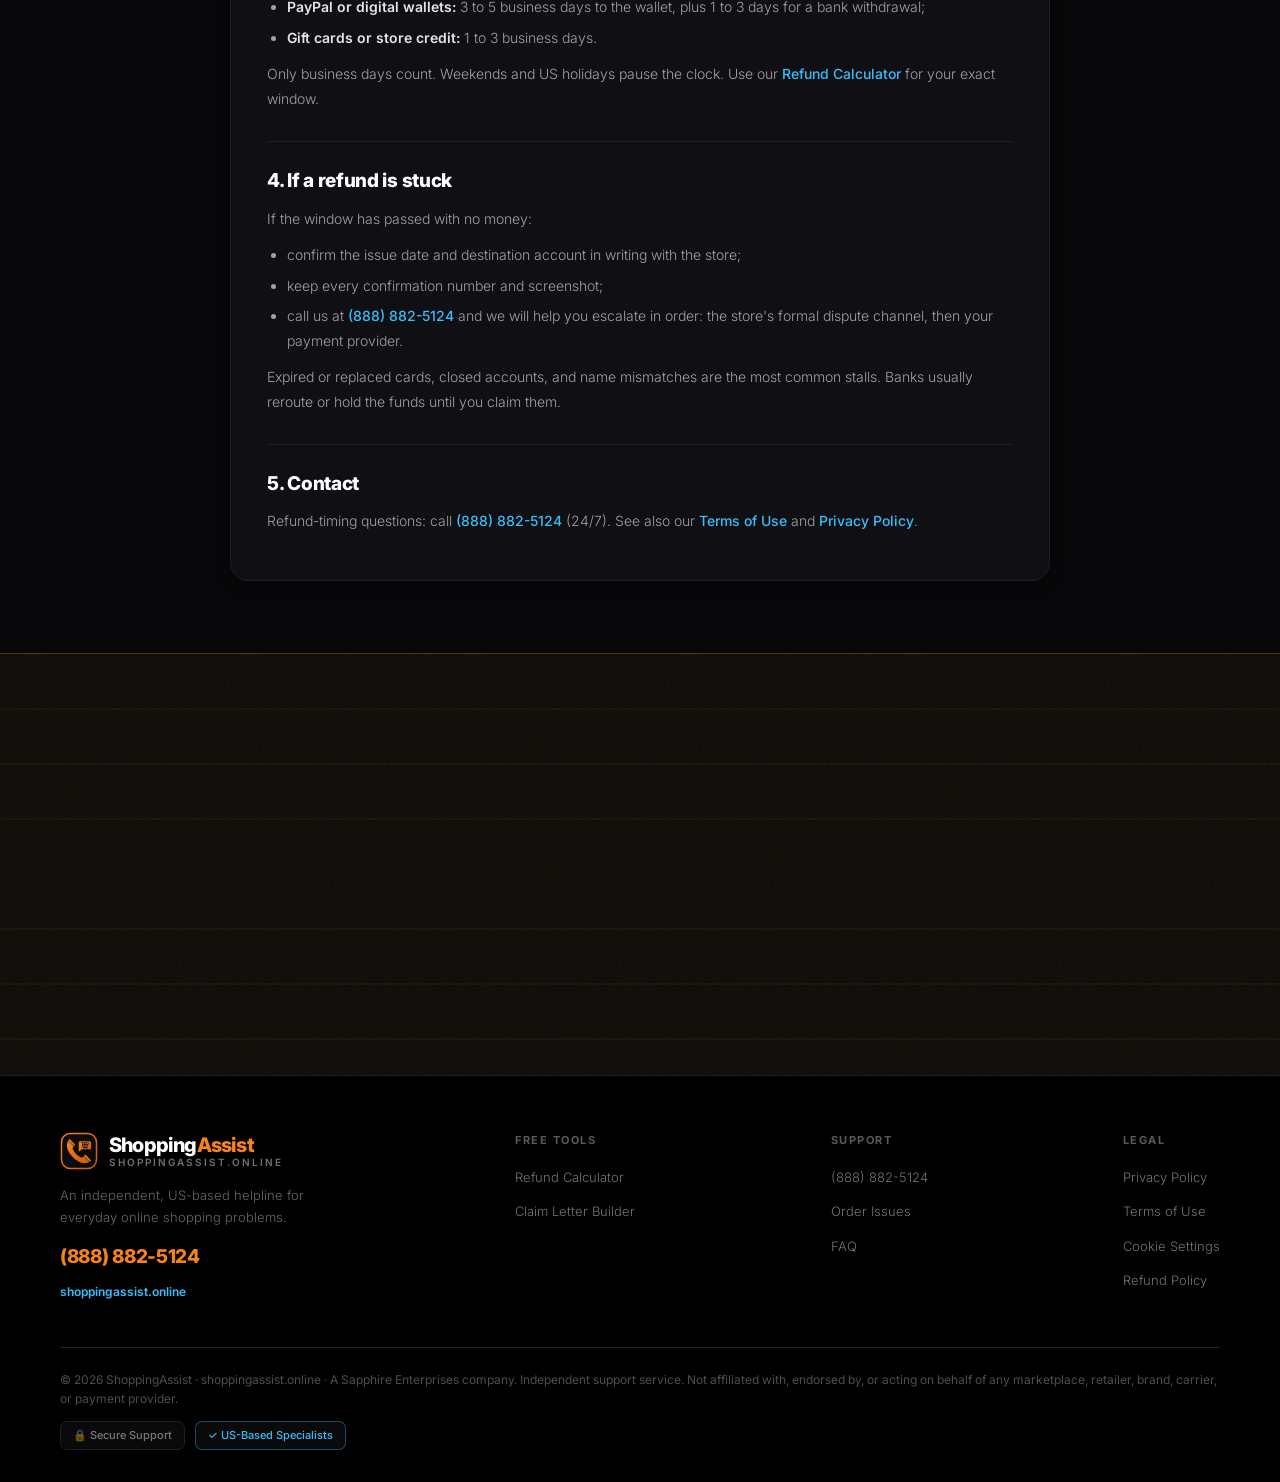
<file: refund-policy/index.html>
<!DOCTYPE html>
<html lang="en-US">
<head>
  <meta charset="UTF-8" />
  <meta name="viewport" content="width=device-width, initial-scale=1.0, viewport-fit=cover" />
  <title>Refund Policy | ShoppingAssist</title>
  <meta name="description" content="Our refund policy: on-site tools are free, phone guidance has no surprise charges, and store refunds are decided by the store or bank, not by us." />
  <link rel="canonical" href="https://shoppingassist.online/refund-policy/" />
  <meta property="og:title" content="Refund Policy | ShoppingAssist" />
  <meta property="og:description" content="Free tools, upfront guidance, and how store refunds really work." />
  <meta property="og:url" content="https://shoppingassist.online/refund-policy/" />
  <meta property="og:type" content="website" />
  <meta property="og:image" content="https://shoppingassist.online/assets/images/logo.svg" />
  <meta name="theme-color" content="#000000" />
  <link rel="icon" type="image/svg+xml" href="../assets/images/logo.svg" />

  <link rel="preconnect" href="https://fonts.googleapis.com" />
  <link rel="preconnect" href="https://fonts.gstatic.com" crossorigin />
  <link href="https://fonts.googleapis.com/css2?family=Inter:wght@300;400;500;600;700;800;900&display=swap" rel="stylesheet" />
  <link rel="stylesheet" href="https://cdnjs.cloudflare.com/ajax/libs/font-awesome/6.5.2/css/all.min.css" />

  <link rel="stylesheet" href="../assets/css/style.css?v=9" />

  <script type="application/ld+json">
  {"@context":"https://schema.org","@type":"WebPage","name":"Refund Policy","url":"https://shoppingassist.online/refund-policy/","isPartOf":{"@type":"WebSite","name":"ShoppingAssist","url":"https://shoppingassist.online/"}}
  </script>
  <script type="application/ld+json">
  {"@context":"https://schema.org","@type":"BreadcrumbList","itemListElement":[
    {"@type":"ListItem","position":1,"name":"Home","item":"https://shoppingassist.online/"},
    {"@type":"ListItem","position":2,"name":"Refund Policy","item":"https://shoppingassist.online/refund-policy/"}
  ]}
  </script>

  <!-- Google tag (gtag.js) -->
  <script async src="https://www.googletagmanager.com/gtag/js?id=AW-16799190588"></script>
  <script>
    window.dataLayer = window.dataLayer || [];
    function gtag(){dataLayer.push(arguments);}
    gtag('js', new Date());

    gtag('config', 'AW-16799190588');
  </script>
</head>
<body>

  <!-- NAV -->
  <nav>
    <div class="nav-brand">
      <a href="../" style="display:flex;align-items:center;gap:11px;" aria-label="ShoppingAssist home"><img class="brand-mark" src="../assets/images/logo.svg" alt="ShoppingAssist logo" />
      <span class="brand-logo">Shopping<span>Assist</span><small>SHOPPINGASSIST.ONLINE</small></span></a>
    </div>
    <ul class="nav-links">
      <li><a href="../#issues">Issues We Fix</a></li>
      <li><a href="../#coverage">Coverage</a></li>
      <li><a href="../#tools">Free Tools</a></li>
      <li><a href="../#how">How It Works</a></li>
      <li><a href="../#faq">FAQ</a></li>
      <li><a href="../#cta">Contact</a></li>
    </ul>
    <div class="nav-r">
      <div class="nav-num"><i class="fa-solid fa-phone"></i> (888) 882-5124</div>
      <a href="tel:+18888825124" class="nav-call"><i class="fa-solid fa-phone"></i> Call Now</a>
    </div>
    <button class="hbg" id="hbgBtn" type="button" aria-label="Menu">
      <span></span><span></span><span></span>
    </button>
  </nav>
  <div class="mob-nav" id="mobNav">
    <a href="../#issues">Issues We Fix</a>
    <a href="../#coverage">Coverage</a>
    <a href="../#tools">Free Tools</a>
    <a href="../#how">How It Works</a>
    <a href="../#faq">FAQ</a>
    <a href="tel:+18888825124" class="mob-call"><i class="fa-solid fa-phone"></i> (888) 882-5124</a>
  </div>

  <!-- LEGAL HERO -->
  <section class="hero">
    <div class="hero-inner" style="grid-template-columns:1fr;gap:24px;padding-top:64px;padding-bottom:48px;">
      <div class="hero-l">
        <div class="hero-kicker"><span class="kicker-dot"></span> Legal · Last updated October 5, 2026</div>
        <h1>Refund <span>Policy</span></h1>
        <p>Our tools and guidance are free and upfront. Store refunds themselves are decided by the store or your bank.</p>
      </div>
    </div>
  </section>

  <!-- LEGAL BODY -->
  <div class="legal-sec">
    <div class="legal-inner">
      <div class="legal-meta"><i class="fa-solid fa-rotate-left"></i> Applies to shoppingassist.online and calls to (888) 882-5124</div>
      <div class="legal-card">
        <div class="legal-note"><i class="fa-solid fa-circle-info"></i><div><strong>Independent establishment.</strong> ShoppingAssist is an independent support service. We are not affiliated with, endorsed by, or acting on behalf of any marketplace, retailer, brand, carrier, or payment provider. We do not issue store refunds, hold your money, or decide refund outcomes. Those decisions always belong to the store, carrier, or bank involved.</div></div>

        <div class="legal-toc">
          <h3>On this page</h3>
          <ol>
            <li><a href="#ours">Our services are free to use</a></li>
            <li><a href="#stores">Store refunds we help you chase</a></li>
            <li><a href="#timelines">Typical timelines</a></li>
            <li><a href="#if-stuck">If a refund is stuck</a></li>
            <li><a href="#contact">Contact</a></li>
          </ol>
        </div>

        <h2 id="ours">1. Our services are free to use</h2>
        <p>The Refund Calculator and Claim Letter Builder on this site are <strong>free with no account and no fees</strong>. Calling <a href="tel:+18888825124">(888) 882-5124</a> for general shopping guidance carries <strong>no surprise charges</strong>: we explain what we will do before we do it. If we ever offer an optional paid service in the future, the price will be stated clearly and charged only with your prior agreement.</p>

        <h2 id="stores">2. Store refunds we help you chase</h2>
        <p>When a store owes you money (missing parcel, return accepted, double charge), the refund itself moves from the store through the payment network to you. We help you:</p>
        <ul>
          <li>confirm whether the store actually issued the refund and on what date;</li>
          <li>check which card, bank account, wallet, or store credit it went to;</li>
          <li>word the follow-up or escalation message and plan the next step.</li>
        </ul>
        <p>We cannot pull money from a store or push money into your account from our side.</p>

        <h2 id="timelines">3. Typical timelines</h2>
        <ul>
          <li><strong>Credit or debit cards:</strong> 5 to 10 business days after issue;</li>
          <li><strong>Bank transfer (ACH):</strong> 3 to 5 business days;</li>
          <li><strong>PayPal or digital wallets:</strong> 3 to 5 business days to the wallet, plus 1 to 3 days for a bank withdrawal;</li>
          <li><strong>Gift cards or store credit:</strong> 1 to 3 business days.</li>
        </ul>
        <p>Only business days count. Weekends and US holidays pause the clock. Use our <a href="../refund-calculator/">Refund Calculator</a> for your exact window.</p>

        <h2 id="if-stuck">4. If a refund is stuck</h2>
        <p>If the window has passed with no money:</p>
        <ul>
          <li>confirm the issue date and destination account in writing with the store;</li>
          <li>keep every confirmation number and screenshot;</li>
          <li>call us at <a href="tel:+18888825124">(888) 882-5124</a> and we will help you escalate in order: the store's formal dispute channel, then your payment provider.</li>
        </ul>
        <p>Expired or replaced cards, closed accounts, and name mismatches are the most common stalls. Banks usually reroute or hold the funds until you claim them.</p>

        <h2 id="contact">5. Contact</h2>
        <p>Refund-timing questions: call <a href="tel:+18888825124">(888) 882-5124</a> (24/7). See also our <a href="../terms/">Terms of Use</a> and <a href="../privacy/">Privacy Policy</a>.</p>
      </div>
    </div>
  </div>

  <!-- BIG CTA -->
  <div class="cta-sec" id="cta">
    <div class="cta-inner">
      <h2>Refund overdue?<br /><span>Talk to a person.</span></h2>
      <p>A US-based specialist escalates it with you, right now.</p>
      <div class="cta-actions">
        <a href="tel:+18888825124" class="btn-or"><i class="fa-solid fa-phone"></i> Call (888) 882-5124</a>
        <a href="../" class="btn-bdr"><i class="fa-solid fa-house"></i> Back to Home</a>
      </div>
    </div>
  </div>

  <!-- FOOTER -->
  <footer>
    <div class="ft">
      <div class="ft-top">
        <div class="ft-logo">
          <div class="brand-lockup"><img class="brand-mark ft-mark" src="../assets/images/logo.svg" alt="ShoppingAssist logo" /><div class="brand-logo">Shopping<span>Assist</span><small>SHOPPINGASSIST.ONLINE</small></div></div>
          <p>An independent, US-based helpline for everyday online shopping problems.</p>
          <a href="tel:+18888825124" class="ft-phone">(888) 882-5124</a>
          <span class="ft-domain">shoppingassist.online</span>
        </div>
        <div class="ft-col"><h5>Free Tools</h5><ul><li><a href="../refund-calculator/">Refund Calculator</a></li><li><a href="../claim-letter/">Claim Letter Builder</a></li></ul></div>
        <div class="ft-col"><h5>Support</h5><ul><li><a href="tel:+18888825124">(888) 882-5124</a></li><li><a href="../#issues">Order Issues</a></li><li><a href="../#faq">FAQ</a></li></ul></div>
        <div class="ft-col"><h5>Legal</h5><ul><li><a href="../privacy/">Privacy Policy</a></li><li><a href="../terms/">Terms of Use</a></li><li><a href="../cookies/">Cookie Settings</a></li><li><a href="../refund-policy/">Refund Policy</a></li></ul></div>
      </div>
      <div class="ft-bot">
        <p>© <span id="year">2025</span> ShoppingAssist · shoppingassist.online · A Sapphire Enterprises company. Independent support service. Not affiliated with, endorsed by, or acting on behalf of any marketplace, retailer, brand, carrier, or payment provider.</p>
        <div class="ft-badges"><span class="ft-badge">🔒 Secure Support</span><span class="ft-badge accent">✓ US-Based Specialists</span></div>
      </div>
    </div>
  </footer>

  <!-- MOBILE STICKY BAR -->
  <div class="mob-bar">
    <a href="tel:+18888825124">
      <div class="mb-icon"><i class="fa-solid fa-phone"></i></div>
      <div class="mb-inner">
        <span class="mb-num">(888) 882-5124</span>
        <span class="mb-sub">Tap to Call · Free · 24/7</span>
      </div>
    </a>
  </div>

  <script src="../assets/js/main.js?v=10"></script>
</body>
</html>
</file>
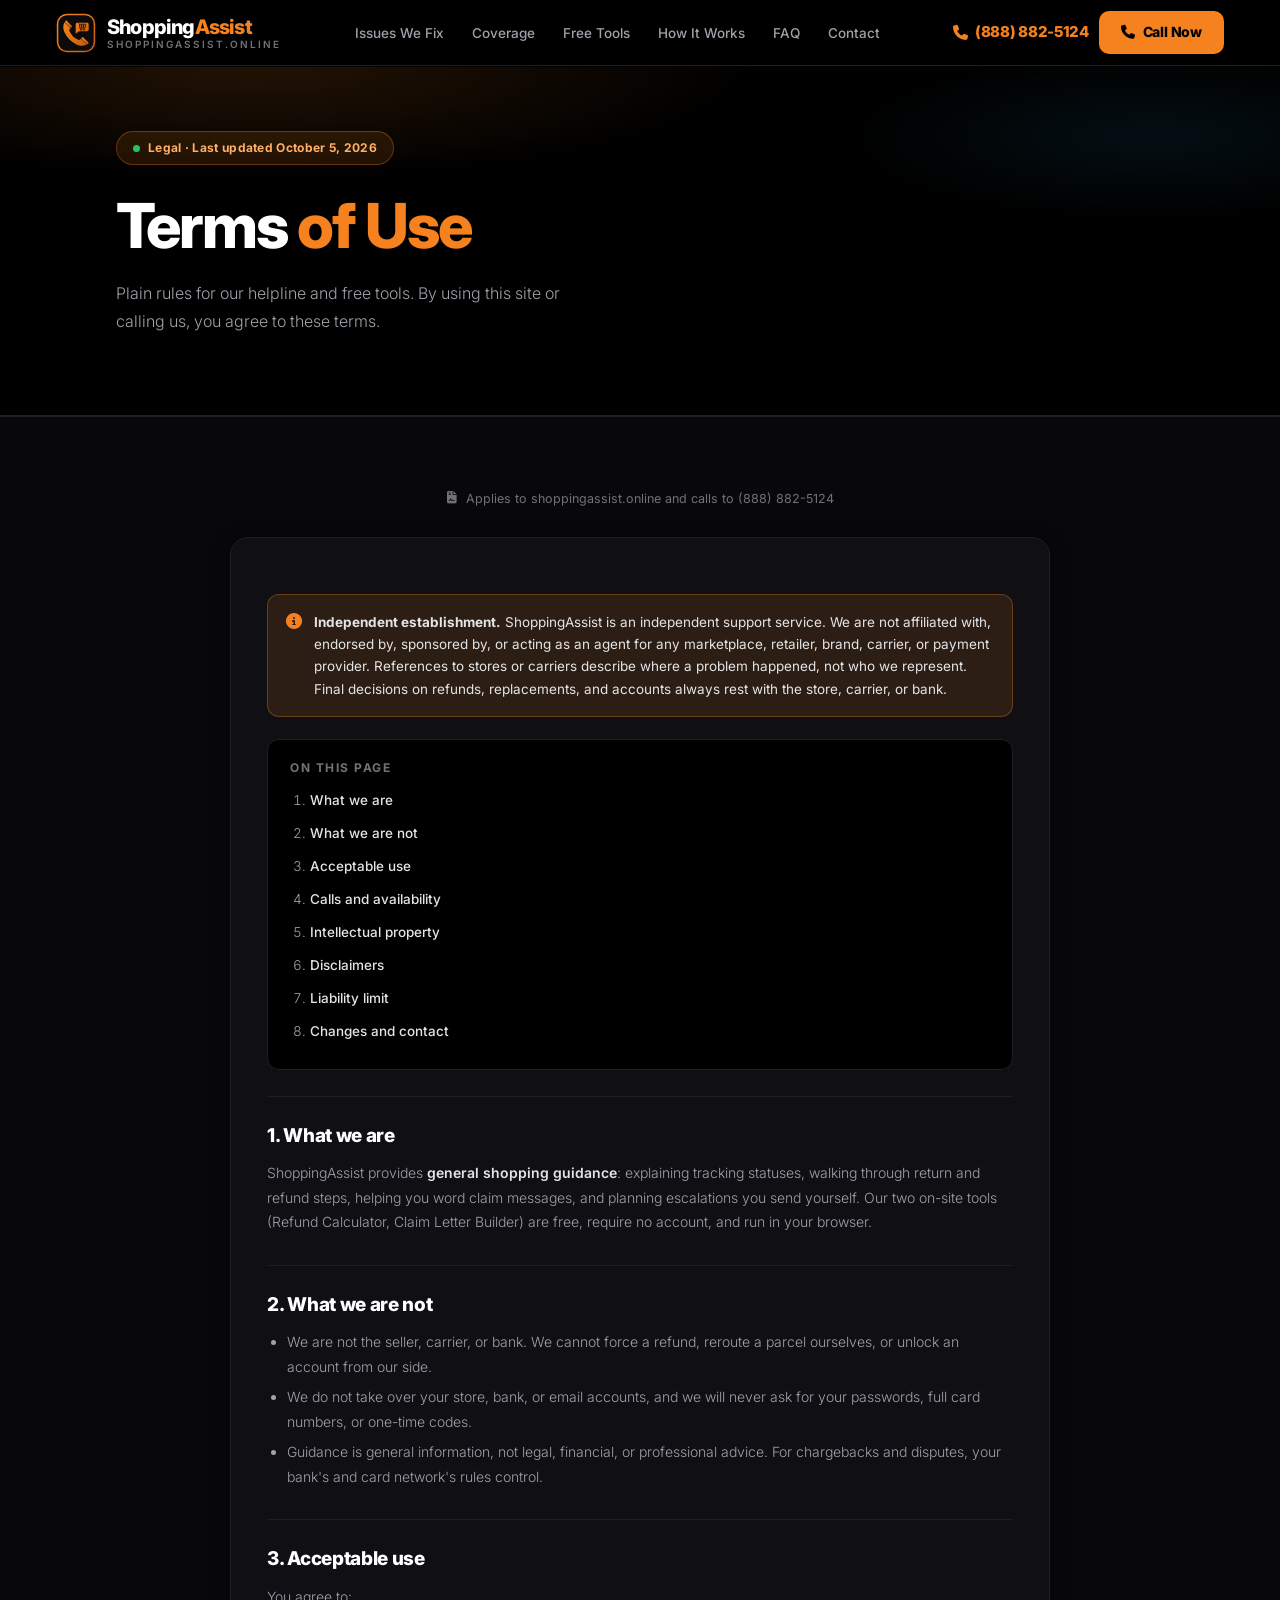
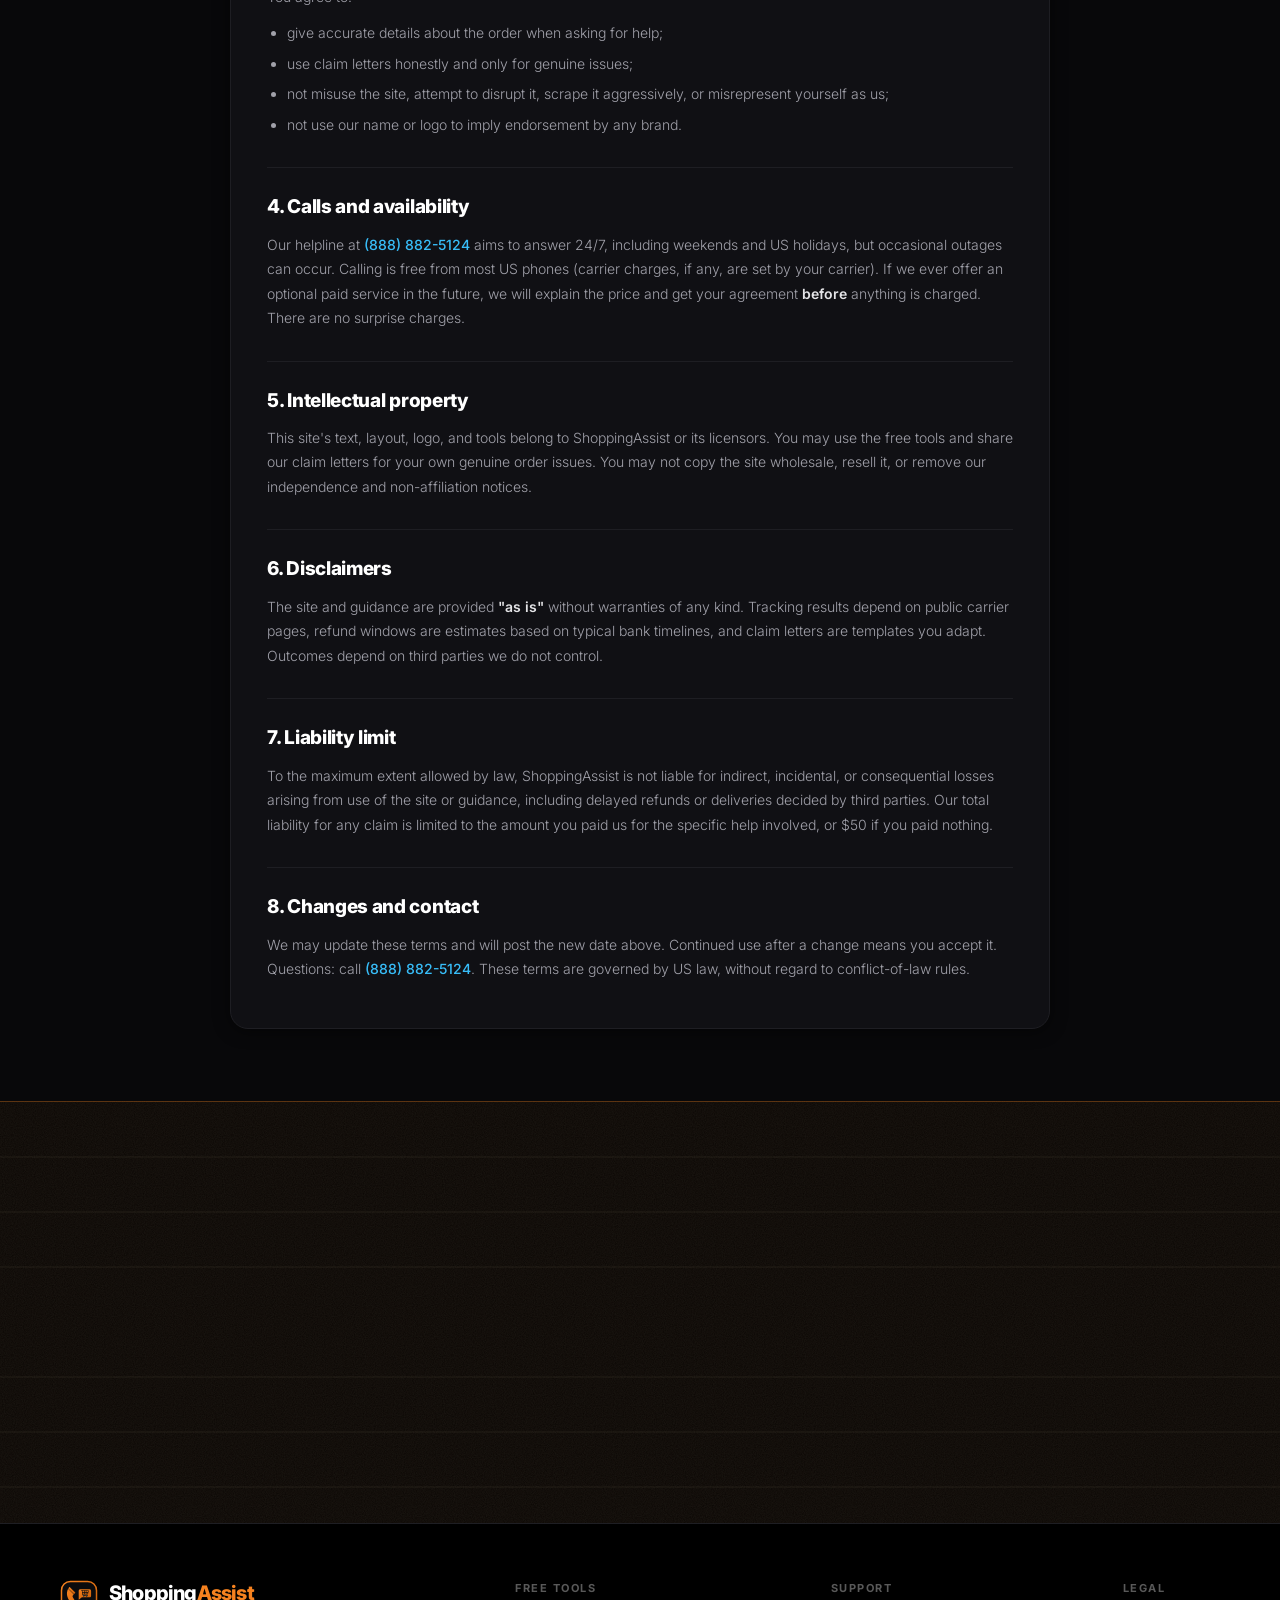
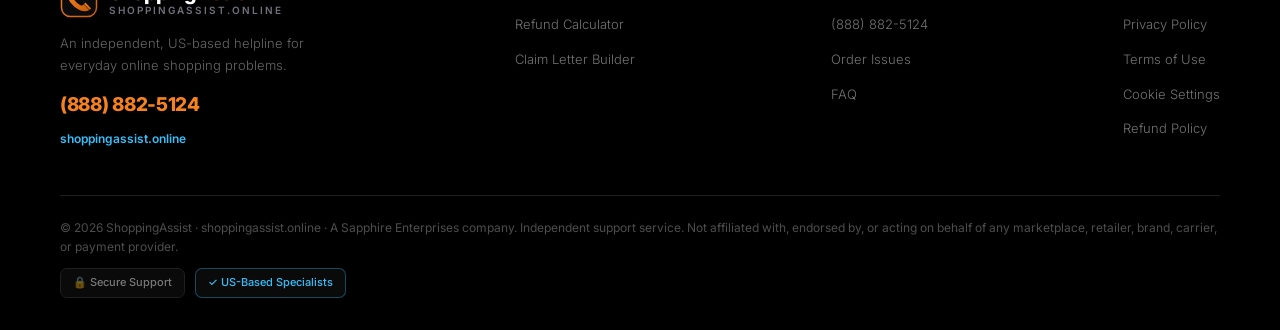
<file: terms/index.html>
<!DOCTYPE html>
<html lang="en-US">
<head>
  <meta charset="UTF-8" />
  <meta name="viewport" content="width=device-width, initial-scale=1.0, viewport-fit=cover" />
  <title>Terms of Use | ShoppingAssist</title>
  <meta name="description" content="The rules for using ShoppingAssist: independent shopping guidance, what we can and cannot do, acceptable use, and liability limits." />
  <link rel="canonical" href="https://shoppingassist.online/terms/" />
  <meta property="og:title" content="Terms of Use | ShoppingAssist" />
  <meta property="og:description" content="Independent guidance for online shopping problems. Read the terms before calling or using our free tools." />
  <meta property="og:url" content="https://shoppingassist.online/terms/" />
  <meta property="og:type" content="website" />
  <meta property="og:image" content="https://shoppingassist.online/assets/images/logo.svg" />
  <meta name="theme-color" content="#000000" />
  <link rel="icon" type="image/svg+xml" href="../assets/images/logo.svg" />

  <link rel="preconnect" href="https://fonts.googleapis.com" />
  <link rel="preconnect" href="https://fonts.gstatic.com" crossorigin />
  <link href="https://fonts.googleapis.com/css2?family=Inter:wght@300;400;500;600;700;800;900&display=swap" rel="stylesheet" />
  <link rel="stylesheet" href="https://cdnjs.cloudflare.com/ajax/libs/font-awesome/6.5.2/css/all.min.css" />

  <link rel="stylesheet" href="../assets/css/style.css?v=9" />

  <script type="application/ld+json">
  {"@context":"https://schema.org","@type":"WebPage","name":"Terms of Use","url":"https://shoppingassist.online/terms/","isPartOf":{"@type":"WebSite","name":"ShoppingAssist","url":"https://shoppingassist.online/"}}
  </script>
  <script type="application/ld+json">
  {"@context":"https://schema.org","@type":"BreadcrumbList","itemListElement":[
    {"@type":"ListItem","position":1,"name":"Home","item":"https://shoppingassist.online/"},
    {"@type":"ListItem","position":2,"name":"Terms of Use","item":"https://shoppingassist.online/terms/"}
  ]}
  </script>

  <!-- Google tag (gtag.js) -->
  <script async src="https://www.googletagmanager.com/gtag/js?id=AW-16799190588"></script>
  <script>
    window.dataLayer = window.dataLayer || [];
    function gtag(){dataLayer.push(arguments);}
    gtag('js', new Date());

    gtag('config', 'AW-16799190588');
  </script>
</head>
<body>

  <!-- NAV -->
  <nav>
    <div class="nav-brand">
      <a href="../" style="display:flex;align-items:center;gap:11px;" aria-label="ShoppingAssist home"><img class="brand-mark" src="../assets/images/logo.svg" alt="ShoppingAssist logo" />
      <span class="brand-logo">Shopping<span>Assist</span><small>SHOPPINGASSIST.ONLINE</small></span></a>
    </div>
    <ul class="nav-links">
      <li><a href="../#issues">Issues We Fix</a></li>
      <li><a href="../#coverage">Coverage</a></li>
      <li><a href="../#tools">Free Tools</a></li>
      <li><a href="../#how">How It Works</a></li>
      <li><a href="../#faq">FAQ</a></li>
      <li><a href="../#cta">Contact</a></li>
    </ul>
    <div class="nav-r">
      <div class="nav-num"><i class="fa-solid fa-phone"></i> (888) 882-5124</div>
      <a href="tel:+18888825124" class="nav-call"><i class="fa-solid fa-phone"></i> Call Now</a>
    </div>
    <button class="hbg" id="hbgBtn" type="button" aria-label="Menu">
      <span></span><span></span><span></span>
    </button>
  </nav>
  <div class="mob-nav" id="mobNav">
    <a href="../#issues">Issues We Fix</a>
    <a href="../#coverage">Coverage</a>
    <a href="../#tools">Free Tools</a>
    <a href="../#how">How It Works</a>
    <a href="../#faq">FAQ</a>
    <a href="tel:+18888825124" class="mob-call"><i class="fa-solid fa-phone"></i> (888) 882-5124</a>
  </div>

  <!-- LEGAL HERO -->
  <section class="hero">
    <div class="hero-inner" style="grid-template-columns:1fr;gap:24px;padding-top:64px;padding-bottom:48px;">
      <div class="hero-l">
        <div class="hero-kicker"><span class="kicker-dot"></span> Legal · Last updated October 5, 2026</div>
        <h1>Terms <span>of Use</span></h1>
        <p>Plain rules for our helpline and free tools. By using this site or calling us, you agree to these terms.</p>
      </div>
    </div>
  </section>

  <!-- LEGAL BODY -->
  <div class="legal-sec">
    <div class="legal-inner">
      <div class="legal-meta"><i class="fa-solid fa-file-contract"></i> Applies to shoppingassist.online and calls to (888) 882-5124</div>
      <div class="legal-card">
        <div class="legal-note"><i class="fa-solid fa-circle-info"></i><div><strong>Independent establishment.</strong> ShoppingAssist is an independent support service. We are not affiliated with, endorsed by, sponsored by, or acting as an agent for any marketplace, retailer, brand, carrier, or payment provider. References to stores or carriers describe where a problem happened, not who we represent. Final decisions on refunds, replacements, and accounts always rest with the store, carrier, or bank.</div></div>

        <div class="legal-toc">
          <h3>On this page</h3>
          <ol>
            <li><a href="#service">What we are</a></li>
            <li><a href="#not">What we are not</a></li>
            <li><a href="#use">Acceptable use</a></li>
            <li><a href="#calls">Calls and availability</a></li>
            <li><a href="#ip">Intellectual property</a></li>
            <li><a href="#disclaimer">Disclaimers</a></li>
            <li><a href="#liability">Liability limit</a></li>
            <li><a href="#changes">Changes and contact</a></li>
          </ol>
        </div>

        <h2 id="service">1. What we are</h2>
        <p>ShoppingAssist provides <strong>general shopping guidance</strong>: explaining tracking statuses, walking through return and refund steps, helping you word claim messages, and planning escalations you send yourself. Our two on-site tools (Refund Calculator, Claim Letter Builder) are free, require no account, and run in your browser.</p>

        <h2 id="not">2. What we are not</h2>
        <ul>
          <li>We are not the seller, carrier, or bank. We cannot force a refund, reroute a parcel ourselves, or unlock an account from our side.</li>
          <li>We do not take over your store, bank, or email accounts, and we will never ask for your passwords, full card numbers, or one-time codes.</li>
          <li>Guidance is general information, not legal, financial, or professional advice. For chargebacks and disputes, your bank's and card network's rules control.</li>
        </ul>

        <h2 id="use">3. Acceptable use</h2>
        <p>You agree to:</p>
        <ul>
          <li>give accurate details about the order when asking for help;</li>
          <li>use claim letters honestly and only for genuine issues;</li>
          <li>not misuse the site, attempt to disrupt it, scrape it aggressively, or misrepresent yourself as us;</li>
          <li>not use our name or logo to imply endorsement by any brand.</li>
        </ul>

        <h2 id="calls">4. Calls and availability</h2>
        <p>Our helpline at <a href="tel:+18888825124">(888) 882-5124</a> aims to answer 24/7, including weekends and US holidays, but occasional outages can occur. Calling is free from most US phones (carrier charges, if any, are set by your carrier). If we ever offer an optional paid service in the future, we will explain the price and get your agreement <strong>before</strong> anything is charged. There are no surprise charges.</p>

        <h2 id="ip">5. Intellectual property</h2>
        <p>This site's text, layout, logo, and tools belong to ShoppingAssist or its licensors. You may use the free tools and share our claim letters for your own genuine order issues. You may not copy the site wholesale, resell it, or remove our independence and non-affiliation notices.</p>

        <h2 id="disclaimer">6. Disclaimers</h2>
        <p>The site and guidance are provided <strong>"as is"</strong> without warranties of any kind. Tracking results depend on public carrier pages, refund windows are estimates based on typical bank timelines, and claim letters are templates you adapt. Outcomes depend on third parties we do not control.</p>

        <h2 id="liability">7. Liability limit</h2>
        <p>To the maximum extent allowed by law, ShoppingAssist is not liable for indirect, incidental, or consequential losses arising from use of the site or guidance, including delayed refunds or deliveries decided by third parties. Our total liability for any claim is limited to the amount you paid us for the specific help involved, or $50 if you paid nothing.</p>

        <h2 id="changes">8. Changes and contact</h2>
        <p>We may update these terms and will post the new date above. Continued use after a change means you accept it. Questions: call <a href="tel:+18888825124">(888) 882-5124</a>. These terms are governed by US law, without regard to conflict-of-law rules.</p>
      </div>
    </div>
  </div>

  <!-- BIG CTA -->
  <div class="cta-sec" id="cta">
    <div class="cta-inner">
      <h2>Agree?<br /><span>Talk to a person.</span></h2>
      <p>A US-based specialist answers right now, 24/7.</p>
      <div class="cta-actions">
        <a href="tel:+18888825124" class="btn-or"><i class="fa-solid fa-phone"></i> Call (888) 882-5124</a>
        <a href="../" class="btn-bdr"><i class="fa-solid fa-house"></i> Back to Home</a>
      </div>
    </div>
  </div>

  <!-- FOOTER -->
  <footer>
    <div class="ft">
      <div class="ft-top">
        <div class="ft-logo">
          <div class="brand-lockup"><img class="brand-mark ft-mark" src="../assets/images/logo.svg" alt="ShoppingAssist logo" /><div class="brand-logo">Shopping<span>Assist</span><small>SHOPPINGASSIST.ONLINE</small></div></div>
          <p>An independent, US-based helpline for everyday online shopping problems.</p>
          <a href="tel:+18888825124" class="ft-phone">(888) 882-5124</a>
          <span class="ft-domain">shoppingassist.online</span>
        </div>
        <div class="ft-col"><h5>Free Tools</h5><ul><li><a href="../refund-calculator/">Refund Calculator</a></li><li><a href="../claim-letter/">Claim Letter Builder</a></li></ul></div>
        <div class="ft-col"><h5>Support</h5><ul><li><a href="tel:+18888825124">(888) 882-5124</a></li><li><a href="../#issues">Order Issues</a></li><li><a href="../#faq">FAQ</a></li></ul></div>
        <div class="ft-col"><h5>Legal</h5><ul><li><a href="../privacy/">Privacy Policy</a></li><li><a href="../terms/">Terms of Use</a></li><li><a href="../cookies/">Cookie Settings</a></li><li><a href="../refund-policy/">Refund Policy</a></li></ul></div>
      </div>
      <div class="ft-bot">
        <p>© <span id="year">2025</span> ShoppingAssist · shoppingassist.online · A Sapphire Enterprises company. Independent support service. Not affiliated with, endorsed by, or acting on behalf of any marketplace, retailer, brand, carrier, or payment provider.</p>
        <div class="ft-badges"><span class="ft-badge">🔒 Secure Support</span><span class="ft-badge accent">✓ US-Based Specialists</span></div>
      </div>
    </div>
  </footer>

  <!-- MOBILE STICKY BAR -->
  <div class="mob-bar">
    <a href="tel:+18888825124">
      <div class="mb-icon"><i class="fa-solid fa-phone"></i></div>
      <div class="mb-inner">
        <span class="mb-num">(888) 882-5124</span>
        <span class="mb-sub">Tap to Call · Free · 24/7</span>
      </div>
    </a>
  </div>

  <script src="../assets/js/main.js?v=10"></script>
</body>
</html>
</file>
<file: assets/css/style.css>
*,*::before,*::after{box-sizing:border-box;margin:0;padding:0;}
:root{
  /* Cloudflare Orange */
  --or:#F6821F;
  --or-d:#E46F0E;
  --or-dd:#B85A0B;
  --or-l:rgba(246,130,31,.12);
  --or-m:rgba(246,130,31,.32);
  /* 3rd complementary accent: Sky Blue (direct complement of orange) */
  --accent:#38BDF8;
  --accent-d:#0EA5E9;
  /* AMOLED black system */
  --bg:#000000;
  --ink:#FFFFFF;
  --ink2:#E4E4E7;
  --gray:#A1A1AA;
  --gray2:#71717A;
  --light:#000000;
  --off:#08080A;
  --border:#1E1E23;
  --border2:#333338;
  --white:#101014;
  --surface:#101014;
  --surface2:#17171C;
  --green:#22C55E;
}
html{scroll-behavior:smooth;scroll-padding-top:84px;}
html,body{overflow-x:clip;}
img{max-width:100%;}
body{font-family:'Inter',sans-serif;background:var(--bg);color:var(--ink);overflow-x:clip;line-height:1.6;-webkit-tap-highlight-color:transparent;text-size-adjust:100%;}
.hero-l,.call-card,.us-l,.us-r,.cta-inner,.cov-card,.iss-card,.hw-card{min-width:0;}
a{text-decoration:none;color:inherit;}
::selection{background:var(--or);color:#000;}
a:focus-visible,button:focus-visible{outline:2px solid var(--accent);outline-offset:2px;}
::-webkit-scrollbar{width:10px;}
::-webkit-scrollbar-track{background:#000;}
::-webkit-scrollbar-thumb{background:#26262b;border-radius:8px;border:2px solid #000;}
::-webkit-scrollbar-thumb:hover{background:var(--or);}
html{scrollbar-color:#26262b #000;}

/* Brand text logo */
.brand-lockup{display:flex;align-items:center;gap:11px;}
.brand-mark{height:40px;width:auto;display:block;border-radius:10px;flex-shrink:0;}
.ft-mark{height:38px;border-radius:9px;}
.brand-logo{font-size:20px;font-weight:800;letter-spacing:-.8px;color:#fff;white-space:nowrap;line-height:1;}
.brand-logo span{color:var(--or);}
.brand-logo small{display:block;font-size:10px;font-weight:600;letter-spacing:2px;color:var(--gray2);margin-top:2px;}

/* US FLAG */
.us-flag{display:inline-block;width:22px;height:15px;background:url("data:image/svg+xml,%3Csvg xmlns='http://www.w3.org/2000/svg' viewBox='0 0 7410 3900'%3E%3Crect width='7410' height='3900' fill='%23B22234'/%3E%3Crect y='300' width='7410' height='300' fill='white'/%3E%3Crect y='900' width='7410' height='300' fill='white'/%3E%3Crect y='1500' width='7410' height='300' fill='white'/%3E%3Crect y='2100' width='7410' height='300' fill='white'/%3E%3Crect y='2700' width='7410' height='300' fill='white'/%3E%3Crect y='3300' width='7410' height='300' fill='white'/%3E%3Crect width='2964' height='2100' fill='%233C3B6E'/%3E%3C/svg%3E") center/cover no-repeat;border-radius:2px;flex-shrink:0;box-shadow:0 0 0 1px rgba(255,255,255,.2);vertical-align:middle;}

/* ── ANN BAR ── */
.ann{background:#000;padding:10px 24px;font-size:13px;font-weight:400;display:flex;align-items:center;justify-content:center;gap:14px;flex-wrap:wrap;color:rgba(255,255,255,.75);border-bottom:1px solid var(--border);}
.ann i{color:var(--or);font-size:12px;}
.ann-btn{display:inline-flex;align-items:center;gap:7px;background:var(--or);color:#000;font-weight:800;font-size:13px;padding:6px 18px;border-radius:100px;white-space:nowrap;transition:background .18s;}
.ann-btn:hover{background:#FF9A3D;}

/* ── NAV ── */
nav{background:rgba(0,0,0,.92);backdrop-filter:blur(12px);border-bottom:1px solid var(--border);padding:0 56px;height:66px;display:flex;align-items:center;justify-content:space-between;gap:16px;position:sticky;top:0;z-index:400;}
.nav-brand{display:flex;align-items:center;gap:12px;}
.nav-links{display:flex;gap:28px;list-style:none;}
.nav-links a{font-size:13.5px;color:var(--gray);font-weight:500;transition:color .15s;}
.nav-links a:hover,.nav-links a.cur{color:#fff;}
.nav-links a.cur{font-weight:600;}
.nav-r{display:flex;align-items:center;gap:10px;}
.nav-num{display:inline-flex;align-items:center;gap:7px;font-size:15px;font-weight:800;color:var(--or);letter-spacing:-.3px;white-space:nowrap;}
.nav-call{display:inline-flex;align-items:center;gap:8px;background:var(--or);color:#000;padding:10px 22px;border-radius:10px;font-weight:800;font-size:14px;white-space:nowrap;transition:background .18s,transform .15s;letter-spacing:-.2px;}
.nav-call:hover{background:#FF9A3D;transform:translateY(-1px);}
.hbg{display:none;flex-direction:column;gap:5px;cursor:pointer;background:none;border:none;padding:10px;min-width:44px;min-height:44px;align-items:center;justify-content:center;}
.hbg span{display:block;width:22px;height:1.5px;background:#fff;border-radius:2px;}
.mob-nav{display:flex;flex-direction:column;background:#000;border-bottom:1px solid transparent;max-height:0;opacity:0;overflow:hidden;padding:0 24px;margin:0;transition:max-height .38s cubic-bezier(.22,.61,.36,1),opacity .28s ease,padding .3s ease,border-color .3s;}
.mob-nav.open{max-height:520px;opacity:1;padding:12px 24px 24px;border-bottom-color:var(--border);}
.mob-nav a{font-size:15px;color:#fff;font-weight:500;padding:13px 0;border-bottom:1px solid var(--border);opacity:.85;}
.mob-nav a:last-child{border:none;opacity:1;}
.mob-call{display:flex;align-items:center;justify-content:center;gap:8px;background:var(--or);color:#000!important;padding:15px;border-radius:12px;font-weight:800!important;font-size:16px;margin-top:12px;opacity:1!important;border:none!important;letter-spacing:-.2px;}

/* ── HERO ── */
.hero{background:#000;border-bottom:1px solid var(--border);position:relative;overflow:hidden;}
.hero::before{content:'';position:absolute;inset:0;background:radial-gradient(ellipse 60% 50% at 20% 0%,rgba(246,130,31,.14),transparent 65%),radial-gradient(ellipse 40% 40% at 90% 20%,rgba(56,189,248,.08),transparent 60%);pointer-events:none;}
.hero-inner{max-width:1160px;margin:0 auto;padding:88px 56px;display:grid;grid-template-columns:1.1fr .9fr;gap:64px;align-items:center;position:relative;}
.hero-kicker{display:inline-flex;align-items:center;gap:8px;background:var(--or-l);border:1px solid var(--or-m);padding:7px 16px;border-radius:100px;font-size:12px;font-weight:700;color:#FFB066;margin-bottom:28px;letter-spacing:.3px;max-width:100%;flex-wrap:wrap;line-height:1.5;}
.kicker-dot{width:7px;height:7px;background:var(--green);border-radius:50%;animation:ld 2s infinite;}
@keyframes ld{0%,100%{box-shadow:0 0 0 0 rgba(34,197,94,.5);}50%{box-shadow:0 0 0 5px rgba(34,197,94,0);}}
.hero-l h1{font-size:clamp(36px,5vw,62px);font-weight:800;letter-spacing:-2px;line-height:1.06;color:#fff;margin-bottom:20px;}
.hero-l h1 span{color:var(--or);}
.hero-l p{font-size:16px;color:var(--gray);font-weight:300;line-height:1.75;max-width:480px;margin-bottom:32px;}
.hero-trust{display:flex;flex-direction:column;gap:10px;}
.ht-item{display:flex;align-items:center;gap:10px;font-size:14px;color:var(--ink2);font-weight:500;}
.ht-item i{color:var(--green);font-size:13px;width:20px;text-align:center;}
.store-row{display:flex;align-items:center;gap:10px;margin-top:22px;flex-wrap:wrap;}
.store-tile{display:inline-flex;width:34px;height:34px;border-radius:9px;overflow:hidden;box-shadow:0 2px 10px rgba(0,0,0,.4);border:1px solid rgba(255,255,255,.14);flex-shrink:0;}
.store-tile svg{width:100%;height:100%;display:block;}
.store-note{font-size:12.5px;color:var(--gray2);font-weight:300;}

/* CALL CARD */
.call-card{background:var(--surface);border:1.5px solid var(--border2);border-radius:24px;overflow:hidden;box-shadow:0 8px 40px rgba(0,0,0,.6),0 0 0 1px rgba(246,130,31,.08),0 0 44px rgba(246,130,31,.08);}
.cc-head{background:linear-gradient(135deg,var(--or) 0%,#C85E08 100%);padding:28px 32px;position:relative;overflow:hidden;}
.cc-head::before{content:'';position:absolute;inset:0;background:radial-gradient(ellipse 80% 60% at 100% 0%,rgba(255,255,255,.16),transparent 60%);}
.cc-badge{font-size:11px;font-weight:700;color:rgba(0,0,0,.65);margin-bottom:8px;position:relative;z-index:1;letter-spacing:.3px;display:flex;align-items:center;gap:7px;flex-wrap:wrap;row-gap:4px;}
.cc-num{font-size:clamp(22px,3vw,34px);font-weight:900;color:#000;letter-spacing:-.5px;line-height:1;position:relative;z-index:1;}
.cc-status{display:flex;align-items:center;gap:7px;font-size:12px;color:rgba(0,0,0,.6);margin-top:10px;position:relative;z-index:1;font-weight:500;}
.sdot{width:7px;height:7px;background:#052e16;border-radius:50%;animation:ld 1.8s infinite;flex-shrink:0;}
.cc-body{padding:26px 32px;}
.cc-cta{display:flex;align-items:center;justify-content:center;gap:9px;background:var(--or);color:#000;padding:15px 24px;border-radius:12px;font-size:15px;font-weight:800;transition:background .18s,transform .15s;box-shadow:0 4px 24px rgba(246,130,31,.35);letter-spacing:-.2px;width:100%;margin-bottom:16px;}
.cc-cta:hover{background:#FF9A3D;transform:translateY(-2px);}
.cc-divider{display:flex;align-items:center;gap:12px;color:var(--gray2);font-size:12px;margin-bottom:16px;}
.cc-divider::before,.cc-divider::after{content:'';flex:1;height:1px;background:var(--border);}
.cc-chips{display:flex;flex-direction:column;gap:9px;}
.cc-chip{display:flex;align-items:center;gap:10px;padding:12px 16px;background:var(--surface2);border:1px solid var(--border);border-radius:10px;font-size:13px;color:var(--ink2);font-weight:500;transition:border-color .15s,background .15s;}
.cc-chip:hover{border-color:var(--or);background:var(--or-l);}
.cc-chip i{color:var(--or);font-size:14px;width:18px;text-align:center;flex-shrink:0;}
.cc-chip span{font-size:11px;color:var(--gray2);font-weight:300;margin-left:auto;}
.cc-note{font-size:11px;color:var(--gray2);text-align:center;margin-top:14px;line-height:1.6;}
.cc-note i{color:var(--accent);margin-right:4px;}

/* ── STATS ── */
.stats{background:#000;border-bottom:1px solid var(--border);display:flex;justify-content:center;flex-wrap:wrap;}
.st-item{display:flex;flex-direction:column;align-items:center;padding:24px 44px;border-right:1px solid var(--border);}
.st-item:last-child{border-right:none;}
.st-num{font-size:28px;font-weight:800;color:#fff;letter-spacing:-1px;line-height:1;}
.st-num .accent{color:var(--accent);}
.st-lbl{font-size:12px;color:var(--gray);margin-top:4px;font-weight:400;}

/* ── ISSUES ── */
.issues-sec{background:var(--off);border-top:1px solid var(--border);padding:88px 56px;}
.issues-inner{max-width:1160px;margin:0 auto;}
.sec-eye{font-size:11px;font-weight:700;color:var(--or);letter-spacing:2.5px;text-transform:uppercase;text-align:center;margin-bottom:10px;}
.sec-h{font-size:clamp(26px,4vw,40px);font-weight:800;text-align:center;letter-spacing:-1px;line-height:1.08;color:#fff;margin-bottom:10px;}
.sec-sub{text-align:center;color:var(--gray);font-size:15px;font-weight:300;margin-bottom:48px;max-width:480px;margin-left:auto;margin-right:auto;}
.iss-grid{display:grid;grid-template-columns:repeat(3,1fr);gap:18px;}
.iss-card{background:var(--surface);border:1px solid var(--border);border-radius:18px;padding:26px;display:flex;flex-direction:column;transition:border-color .15s,box-shadow .15s,transform .18s;}
.iss-card:hover{border-color:var(--or);box-shadow:0 6px 28px rgba(246,130,31,.14);transform:translateY(-3px);}
.iss-top{display:flex;align-items:flex-start;gap:13px;margin-bottom:12px;}
.iss-ico{width:44px;height:44px;border-radius:11px;background:var(--or-l);border:1px solid var(--or-m);display:flex;align-items:center;justify-content:center;font-size:18px;color:var(--or);flex-shrink:0;}
.iss-card:nth-child(even) .iss-ico{background:rgba(56,189,248,.1);border-color:rgba(56,189,248,.3);color:var(--accent);}
.iss-top h4{font-size:14.5px;font-weight:700;color:#fff;letter-spacing:-.2px;line-height:1.35;padding-top:2px;}
.iss-card p{font-size:13px;color:var(--gray);line-height:1.65;font-weight:300;flex:1;}
.iss-cta{display:inline-flex;align-items:center;gap:6px;color:#FFB066;font-size:13px;font-weight:700;margin-top:16px;padding:9px 16px;background:var(--or-l);border:1px solid var(--or-m);border-radius:8px;transition:background .15s;align-self:flex-start;}
.iss-cta:hover{background:rgba(246,130,31,.22);}
.iss-card:nth-child(even) .iss-cta{color:var(--accent);background:rgba(56,189,248,.1);border-color:rgba(56,189,248,.3);}
.iss-card:nth-child(even) .iss-cta:hover{background:rgba(56,189,248,.18);}

/* ── COVERAGE ── */
.cov-sec{background:#000;border-top:1px solid var(--border);padding:88px 56px;}
.cov-inner{max-width:1160px;margin:0 auto;}
.cov-grid{display:grid;grid-template-columns:repeat(4,1fr);gap:18px;margin-top:52px;}
.cov-card{background:var(--surface);border:1px solid var(--border);border-radius:18px;padding:26px;transition:border-color .15s,transform .18s,box-shadow .15s;}
.cov-card:hover{border-color:var(--or-m);transform:translateY(-3px);box-shadow:0 6px 28px rgba(246,130,31,.1);}
.cov-ico{width:44px;height:44px;border-radius:11px;background:var(--or-l);border:1px solid var(--or-m);display:flex;align-items:center;justify-content:center;font-size:18px;color:var(--or);margin-bottom:14px;}
.cov-card:nth-child(even) .cov-ico{background:rgba(56,189,248,.1);border-color:rgba(56,189,248,.3);color:var(--accent);}
.cov-card h4{font-size:14.5px;font-weight:700;color:#fff;letter-spacing:-.2px;margin-bottom:8px;}
.cov-card p{font-size:13px;color:var(--gray);line-height:1.65;font-weight:300;}

/* ── FREE TOOLS ── */
.tools-sec{background:var(--off);border-top:1px solid var(--border);padding:88px 56px;}
.tools-inner{max-width:1160px;margin:0 auto;}
.tool-grid{display:grid;grid-template-columns:1fr 1fr;gap:18px;margin-top:52px;}
.tool-card{background:var(--surface);border:1px solid var(--border);border-radius:18px;padding:28px;transition:border-color .15s,box-shadow .15s;}
.tool-card:hover{border-color:var(--border2);box-shadow:0 6px 28px rgba(0,0,0,.5);}
.tool-wide{grid-column:1/-1;}
.tool-head{display:flex;gap:14px;align-items:flex-start;margin-bottom:20px;}
.tool-ico{width:44px;height:44px;border-radius:11px;background:var(--or-l);border:1px solid var(--or-m);display:flex;align-items:center;justify-content:center;font-size:18px;color:var(--or);flex-shrink:0;}
.tool-ico.blue{background:rgba(56,189,248,.1);border-color:rgba(56,189,248,.3);color:var(--accent);}
.tool-head h4{font-size:15px;font-weight:700;color:#fff;letter-spacing:-.2px;margin-bottom:4px;}
.tool-head p{font-size:13px;color:var(--gray);font-weight:300;line-height:1.6;}
.tool-lbl{display:block;font-size:12px;font-weight:600;color:var(--gray);margin:14px 0 7px;letter-spacing:.2px;}
.tool-card input[type=text],.tool-card input[type=date],.tool-card select,.tool-card textarea{width:100%;background:#000;border:1.5px solid var(--border2);border-radius:10px;padding:13px 15px;font-size:14px;color:#fff;font-family:'Inter',sans-serif;transition:border-color .15s;color-scheme:dark;}
.tool-card input::placeholder{color:var(--gray2);}
.tool-card input:focus,.tool-card select:focus,.tool-card textarea:focus{outline:none;border-color:var(--or);}
.tool-card select{appearance:none;background-image:url("data:image/svg+xml,%3Csvg xmlns='http://www.w3.org/2000/svg' width='12' height='8'%3E%3Cpath d='M1 1l5 5 5-5' fill='none' stroke='%23A1A1AA' stroke-width='2' stroke-linecap='round'/%3E%3C/svg%3E");background-repeat:no-repeat;background-position:right 15px center;padding-right:38px;}
.tool-card select option{background:#111;}
.tool-row{display:flex;gap:12px;margin-top:16px;}
.tool-row .tool-btn{margin-top:0;}
.tool-row input{flex:1;min-width:0;margin-top:0;}
.tool-btn{margin-top:16px;width:100%;justify-content:center;}
.tool-2col{display:grid;grid-template-columns:1fr 1fr;gap:12px;}
.tool-2col .tool-lbl{margin-top:14px;}
.tool-result{margin-top:16px;background:#000;border:1px solid var(--or-m);border-radius:12px;padding:18px 20px;font-size:13.5px;line-height:1.7;color:var(--ink2);}
.tool-result strong{color:#fff;}
.tool-result .carrier{display:inline-flex;align-items:center;gap:8px;font-size:14px;font-weight:800;color:#FFB066;margin-bottom:6px;}
.tool-result .carrier i{color:var(--or);}
.tool-result .track-links{display:flex;gap:10px;flex-wrap:wrap;margin-top:14px;}
.tool-result .muted{font-size:12px;color:var(--gray2);margin-top:10px;}
.tool-result.blue{border-color:rgba(56,189,248,.35);}
.tool-result.blue .carrier{color:var(--accent);}
.tool-result.blue .carrier i{color:var(--accent);}
textarea.tool-result{resize:vertical;min-height:130px;font-family:'Inter',sans-serif;}
.copy-ok{border-color:var(--green)!important;}
.tool-open{display:inline-flex;align-items:center;gap:7px;margin-top:14px;font-size:13px;font-weight:700;color:var(--accent);}
.tool-open i{font-size:11px;transition:transform .15s;}
.tool-open:hover{text-decoration:underline;}
.tool-open:hover i{transform:translateX(3px);}

/* ── HOW IT WORKS ── */
.how-sec{background:#000;border-top:1px solid var(--border);padding:88px 56px;}
.how-inner{max-width:1160px;margin:0 auto;}
.how-grid{display:grid;grid-template-columns:repeat(3,1fr);gap:20px;margin-top:52px;}
.hw-card{background:var(--surface);border:1px solid var(--border);border-radius:20px;padding:32px 28px;text-align:center;transition:box-shadow .18s,border-color .18s,transform .18s;}
.hw-card:hover{box-shadow:0 6px 28px rgba(0,0,0,.6);border-color:var(--border2);transform:translateY(-3px);}
.hw-n{width:56px;height:56px;background:var(--or);color:#000;border-radius:50%;display:flex;align-items:center;justify-content:center;font-size:22px;font-weight:800;margin:0 auto 20px;box-shadow:0 4px 20px rgba(246,130,31,.4);}
.hw-card:nth-child(2) .hw-n{background:var(--accent);box-shadow:0 4px 20px rgba(56,189,248,.35);}
.hw-card h3{font-size:17px;font-weight:700;color:#fff;letter-spacing:-.3px;margin-bottom:10px;}
.hw-card p{font-size:13.5px;color:var(--gray);font-weight:300;line-height:1.65;}

/* ── US TRUST ── */
.us-sec{background:#000;border-top:1px solid var(--border);padding:72px 56px;}
.us-inner{max-width:1160px;margin:0 auto;display:grid;grid-template-columns:1fr 1fr;gap:64px;align-items:center;}
.us-l h2{font-size:clamp(26px,3.5vw,38px);font-weight:800;color:#fff;letter-spacing:-1px;line-height:1.1;margin-bottom:16px;}
.us-l h2 span{color:var(--or);}
.us-l p{font-size:15px;color:rgba(255,255,255,.55);font-weight:300;line-height:1.75;margin-bottom:28px;}
.us-btn{display:inline-flex;align-items:center;gap:9px;background:var(--or);color:#000;padding:15px 32px;border-radius:12px;font-size:16px;font-weight:800;transition:background .18s,transform .15s;box-shadow:0 4px 24px rgba(246,130,31,.4);letter-spacing:-.2px;}
.us-btn:hover{background:#FF9A3D;transform:translateY(-2px);}
.us-r{display:flex;flex-direction:column;gap:14px;}
.us-item{display:flex;align-items:center;gap:14px;background:rgba(255,255,255,.04);border:1px solid var(--border);border-radius:14px;padding:16px 20px;}
.us-item i{font-size:20px;color:var(--or);flex-shrink:0;width:24px;text-align:center;}
.us-item:nth-child(even) i{color:var(--accent);}
.us-item h4{font-size:14px;font-weight:700;color:#fff;margin-bottom:3px;}
.us-item p{font-size:12.5px;color:rgba(255,255,255,.5);font-weight:300;}

/* ── TRUST STRIP ── */
.trust-strip{background:var(--off);border-top:1px solid var(--border);border-bottom:1px solid var(--border);display:flex;justify-content:center;flex-wrap:wrap;}
.tr-item{display:flex;align-items:center;gap:10px;padding:18px 32px;border-right:1px solid var(--border);font-size:13.5px;font-weight:500;color:var(--ink2);}
.tr-item:last-child{border-right:none;}
.tr-item i{font-size:16px;color:var(--or);}
.tr-item:nth-child(even) i{color:var(--accent);}

/* ── BIG CTA ── */
.cta-sec{background:#0A0603;border-top:1px solid var(--or-m);padding:88px 56px;text-align:center;position:relative;overflow:hidden;}
.cta-sec::before{content:'';position:absolute;inset:0;background:radial-gradient(ellipse 50% 60% at 50% 100%,rgba(246,130,31,.16),transparent 70%);pointer-events:none;}
.cta-inner{max-width:680px;margin:0 auto;position:relative;}
.cta-inner h2{font-size:clamp(28px,5vw,50px);font-weight:800;color:#fff;letter-spacing:-1.5px;line-height:1.06;margin-bottom:14px;}
.cta-inner h2 span{color:var(--or);}
.cta-inner>p{font-size:16px;color:var(--gray);font-weight:300;margin-bottom:44px;line-height:1.7;}
.cta-card{background:var(--surface);border:1.5px solid var(--or-m);border-radius:20px;overflow:hidden;box-shadow:0 8px 44px rgba(246,130,31,.18);display:inline-block;width:100%;max-width:500px;margin-bottom:28px;transition:transform .2s,box-shadow .2s;}
.cta-card:hover{transform:translateY(-3px);box-shadow:0 12px 52px rgba(246,130,31,.26);}
.cta-head{background:linear-gradient(135deg,var(--or) 0%,#C85E08 100%);padding:24px 32px;}
.cta-head p{font-size:11px;font-weight:700;color:rgba(0,0,0,.6);letter-spacing:2.5px;text-transform:uppercase;margin-bottom:8px;display:flex;align-items:center;gap:7px;flex-wrap:wrap;row-gap:4px;}
.cta-num{font-size:clamp(22px,4.5vw,36px);font-weight:900;color:#000;letter-spacing:-.5px;}
.cta-sub{font-size:12px;color:rgba(0,0,0,.6);margin-top:8px;display:flex;align-items:center;gap:6px;font-weight:500;}
.cta-btn{padding:18px 32px;display:flex;align-items:center;justify-content:center;gap:9px;font-size:15px;font-weight:800;color:#FFB066;background:#000;transition:background .15s;letter-spacing:-.2px;}
.cta-card:hover .cta-btn{background:#0d0d10;}
.cta-actions{display:flex;gap:12px;justify-content:center;flex-wrap:wrap;}
.btn-or{display:inline-flex;align-items:center;gap:8px;background:var(--or);color:#000;padding:14px 32px;border-radius:12px;font-size:15px;font-weight:800;transition:background .18s,transform .15s;box-shadow:0 4px 24px rgba(246,130,31,.35);}
.btn-or:hover{background:#FF9A3D;transform:translateY(-1px);}
.btn-bdr{display:inline-flex;align-items:center;gap:8px;border:1.5px solid var(--border2);color:#fff;padding:14px 28px;border-radius:12px;font-size:15px;font-weight:500;background:var(--surface);transition:border-color .15s,background .15s;}
.btn-bdr:hover{border-color:var(--accent);background:rgba(56,189,248,.08);color:var(--accent);}

/* ── FAQ ── */
.faq-sec{background:#000;border-top:1px solid var(--border);padding:88px 56px;}
.faq-inner{max-width:760px;margin:0 auto;}
.faq-list{background:var(--surface);border:1px solid var(--border);border-radius:18px;overflow:hidden;box-shadow:0 2px 16px rgba(0,0,0,.5);}
.fi{border-bottom:1px solid var(--border);}
.fi:last-child{border:none;}
.fq{width:100%;background:none;border:none;padding:20px 24px;text-align:left;font-size:14.5px;font-weight:600;color:#fff;display:flex;justify-content:space-between;align-items:center;cursor:pointer;font-family:'Inter',sans-serif;gap:16px;transition:background .12s;letter-spacing:-.2px;}
.fq:hover{background:var(--surface2);}
.fq i{color:var(--gray2);font-size:12px;transition:transform .22s;flex-shrink:0;}
.fq.open{color:var(--or);}
.fq.open i{transform:rotate(180deg);color:var(--or);}
.fa-a{max-height:0;overflow:hidden;padding:0 24px;font-size:13.5px;color:var(--gray);line-height:1.75;font-weight:300;transition:max-height .38s cubic-bezier(.22,.61,.36,1),padding .3s ease;}
.fa-a.show{max-height:420px;padding-bottom:20px;}

/* ── FOOTER ── */
footer{background:#000;border-top:1px solid var(--border);padding:56px 56px 32px;}
.ft{max-width:1160px;margin:0 auto;}
.ft-top{display:flex;justify-content:space-between;flex-wrap:wrap;gap:36px;margin-bottom:44px;}
.ft-logo p{font-size:13px;color:rgba(255,255,255,.4);max-width:260px;line-height:1.7;font-weight:300;margin-top:14px;}
.ft-phone{font-size:19px;font-weight:800;color:var(--or);display:block;margin:14px 0 5px;letter-spacing:-.3px;}
.ft-domain{font-size:12px;color:var(--accent);font-weight:600;}
.ft-col h5{font-size:11px;font-weight:700;color:rgba(255,255,255,.35);text-transform:uppercase;letter-spacing:1.5px;margin-bottom:14px;}
.ft-col ul{list-style:none;display:flex;flex-direction:column;gap:9px;}
.ft-col ul a{font-size:13px;color:rgba(255,255,255,.45);transition:color .15s;font-weight:300;}
.ft-col ul a:hover{color:#fff;}
.ft-bot{border-top:1px solid var(--border);padding-top:22px;display:flex;justify-content:space-between;align-items:center;flex-wrap:wrap;gap:12px;}
.ft-bot p{font-size:12px;color:rgba(255,255,255,.3);}
.ft-badges{display:flex;gap:10px;}
.ft-badge{background:rgba(255,255,255,.04);border:1px solid var(--border);border-radius:7px;padding:5px 12px;font-size:11px;color:rgba(255,255,255,.45);font-weight:500;}
.ft-badge.accent{border-color:rgba(56,189,248,.35);color:var(--accent);}

/* ── STICKY MOBILE BAR ── */
.mob-bar{display:none;position:fixed;bottom:0;left:0;right:0;background:var(--or);z-index:999;box-shadow:0 -4px 28px rgba(246,130,31,.45);}
.mob-bar a{display:flex;align-items:center;justify-content:center;gap:12px;color:#000;padding:14px 20px;}
.mb-inner{display:flex;flex-direction:column;align-items:flex-start;}
.mb-num{font-size:19px;font-weight:900;line-height:1.1;letter-spacing:-.3px;}
.mb-sub{font-size:10px;opacity:.7;letter-spacing:1px;text-transform:uppercase;font-weight:700;}
.mb-icon{width:40px;height:40px;background:rgba(0,0,0,.15);border-radius:50%;display:flex;align-items:center;justify-content:center;font-size:17px;flex-shrink:0;}

/* ════ RESPONSIVE ════ */
@media(min-width:1440px){
  nav,footer{padding-left:80px;padding-right:80px;}
  .hero-inner,.issues-inner,.how-inner,.cov-inner,.tools-inner,.us-inner,.cta-inner,.faq-inner,.ft{max-width:1280px;}
  .hero-inner,.issues-sec,.how-sec,.cov-sec,.tools-sec,.us-sec,.cta-sec,.faq-sec{padding-left:80px;padding-right:80px;}
  .stats{flex-wrap:nowrap;}.st-item{flex:1;}
  .trust-strip{flex-wrap:nowrap;}.tr-item{flex:1;}
}
@media(min-width:1280px) and (max-width:1439px){
  .stats{flex-wrap:nowrap;}.st-item{flex:1;}
  .trust-strip{flex-wrap:nowrap;}.tr-item{flex:1;}
}
@media(min-width:1024px) and (max-width:1279px){
  .stats{flex-wrap:nowrap;}.st-item{flex:1;}
  .trust-strip{flex-wrap:nowrap;}.tr-item{flex:1;}
  nav{padding:0 32px;}
  .nav-links{gap:18px;}
  .nav-links a{font-size:13px;}
  .nav-num{display:none;}
  .nav-call{padding:9px 18px;font-size:13px;}
  .brand-logo{font-size:18px;}
  .brand-mark{height:36px;}
  .hero-inner{padding:80px 40px;}
  .issues-sec,.how-sec,.cov-sec,.tools-sec,.us-sec,.cta-sec,.faq-sec{padding:80px 40px;}
  footer{padding:52px 40px 28px;}
}
/* iPad Pro landscape / small laptop (900-1023px) */
@media(max-width:1023px){
  nav{padding:0 28px;}
  .nav-links{display:none;}
  .hbg{display:flex;}
  .nav-num{display:none;}
  .nav-call{padding:9px 16px;font-size:13px;}
  .hero-inner{grid-template-columns:1fr;gap:40px;padding:72px 36px;}
  .hero-l p{max-width:100%;}
  .us-inner{grid-template-columns:1fr;gap:36px;padding:72px 36px;}
  .issues-sec,.how-sec,.cov-sec,.tools-sec,.cta-sec,.faq-sec{padding:72px 36px;}
  .us-sec{padding:72px 36px;}
  .iss-grid{grid-template-columns:repeat(2,1fr);}
  .cov-grid{grid-template-columns:repeat(2,1fr);}
  .how-grid{grid-template-columns:repeat(3,1fr);}
  .stats{display:grid;grid-template-columns:repeat(4,1fr);}
  .st-item{border-right:1px solid var(--border);}
  .trust-strip{display:grid;grid-template-columns:repeat(2,1fr);}
  .tr-item{border-right:none;border-bottom:1px solid var(--border);}
  .tr-item:nth-child(odd){border-right:1px solid var(--border);}
  .tr-item:nth-child(3),.tr-item:nth-child(4){border-bottom:none;}
  footer{padding:52px 36px 28px;}
  /* call card full width on tablet */
  .call-card{max-width:480px;}
}
/* iPad Air / iPad portrait (768-899px) */
@media(max-width:899px){
  nav{padding:0 24px;}
  .hero-inner{padding:64px 28px;gap:28px;}
  .how-grid{grid-template-columns:repeat(2,1fr);}
  .iss-grid{grid-template-columns:1fr;}
  .us-inner{padding:64px 28px;}
  .issues-sec,.how-sec,.cov-sec,.tools-sec,.cta-sec,.faq-sec,.us-sec{padding:64px 28px;}
  .tool-grid{grid-template-columns:1fr;}
  .stats{grid-template-columns:repeat(2,1fr);}
  .st-item{border-right:none;border-bottom:1px solid var(--border);}
  .st-item:nth-child(odd){border-right:1px solid var(--border);}
  .st-item:nth-child(3),.st-item:nth-child(4){border-bottom:none;}
  footer{padding:48px 28px 28px;}
  .ft-top{gap:24px;}
  .ft-col{min-width:calc(50% - 12px);}
  .call-card{max-width:100%;}
  .cc-cta{font-size:14px;}
}
/* Large phones / small tablet (600-767px) */
@media(max-width:767px){
  nav{padding:0 20px;}
  .ann{padding:9px 16px;font-size:12.5px;}
  .hero-inner{padding:52px 20px;gap:24px;}
  .hero-l h1{font-size:clamp(30px,6.5vw,46px);}
  .us-inner{padding:52px 20px;gap:24px;}
  .issues-sec,.how-sec,.cov-sec,.tools-sec,.cta-sec,.faq-sec,.us-sec{padding:52px 20px;}
  .how-grid{grid-template-columns:1fr;}
  .cov-grid{grid-template-columns:1fr;}
  .cta-actions{flex-direction:column;align-items:stretch;}
  .btn-or,.btn-bdr{width:100%;justify-content:center;}
  footer{padding:44px 20px 28px;}
  .cc-cta{font-size:13.5px;letter-spacing:-.3px;}
}
/* iPhone Pro Max / Plus (430-599px) */
@media(max-width:599px){
  body{padding-bottom:72px;overflow-x:hidden;}
  .ann{font-size:12px;padding:8px 12px;gap:6px;flex-direction:column;}
  .ann>span{text-align:center;font-size:12px;}
  .ann-btn{font-size:13px;padding:8px 18px;width:100%;justify-content:center;border-radius:10px;}
  nav{height:56px;padding:0 16px;}
  .brand-logo{font-size:17px;}
  .brand-mark{height:30px;border-radius:7px;}
  .nav-call{display:none;}
  .nav-r{display:none;}
  .ann{row-gap:8px;}
  .hero-inner{padding:44px 16px;gap:22px;}
  .hero-kicker{font-size:11px;padding:6px 12px;margin-bottom:18px;flex-wrap:wrap;}
  .hero-l h1{font-size:clamp(26px,8vw,40px);letter-spacing:-1.2px;margin-bottom:14px;}
  .hero-l p{font-size:14px;margin-bottom:24px;}
  .hero-trust{gap:8px;}
  .ht-item{font-size:13px;gap:7px;}
  .store-row{gap:8px;margin-top:18px;}
  .store-tile{width:28px;height:28px;border-radius:7px;}
  .store-note{font-size:12px;}
  .cc-head{padding:18px 16px;}
  .cc-badge{font-size:11px;}
  .cc-num{font-size:clamp(16px,5vw,24px);letter-spacing:-.3px;}
  .cc-status{font-size:11px;margin-top:8px;flex-wrap:wrap;}
  .cc-body{padding:18px 14px;}
  .cc-cta{font-size:12.5px;padding:13px 12px;gap:7px;letter-spacing:-.2px;}
  .cc-divider{font-size:11px;margin:12px 0;}
  .cc-chips{gap:7px;}
  .cc-chip{padding:10px 12px;font-size:12px;gap:7px;}
  .cc-chip span{display:none;}
  .cc-note{font-size:11px;margin-top:10px;}
  .stats{grid-template-columns:repeat(2,1fr);}
  .st-item{padding:16px 14px;border-right:none;border-bottom:1px solid var(--border);}
  .st-item:nth-child(odd){border-right:1px solid var(--border);}
  .st-item:nth-child(3),.st-item:nth-child(4){border-bottom:none;}
  .st-num{font-size:24px;}
  .st-lbl{font-size:11px;}
  .issues-sec,.how-sec,.cov-sec,.tools-sec,.cta-sec,.faq-sec,.us-sec{padding:44px 14px;}
  .sec-eye{font-size:10px;letter-spacing:2px;}
  .sec-h{font-size:clamp(20px,6.5vw,27px);letter-spacing:-.5px;}
  .sec-sub{font-size:13px;margin-bottom:26px;}
  .iss-grid{grid-template-columns:1fr;gap:10px;}
  .cov-grid{grid-template-columns:1fr;gap:10px;}
  .iss-card{padding:16px 14px;}
  .cov-card{padding:16px 14px;}
  .cov-ico{width:38px;height:38px;font-size:15px;border-radius:9px;margin-bottom:10px;}
  .cov-card h4{font-size:13px;}
  .cov-card p{font-size:12.5px;}
  .tool-card{padding:20px 16px;}
  .tool-row{flex-direction:column;}
  .tool-2col{grid-template-columns:1fr;}
  .iss-ico{width:38px;height:38px;font-size:15px;border-radius:9px;}
  .iss-top{gap:10px;margin-bottom:8px;}
  .iss-top h4{font-size:13px;}
  .iss-card p{font-size:12.5px;}
  .iss-cta{font-size:12px;padding:8px 12px;}
  .how-grid{grid-template-columns:1fr;gap:10px;}
  .hw-card{padding:18px 14px;display:flex;align-items:flex-start;gap:14px;text-align:left;}
  .hw-n{width:44px;height:44px;font-size:18px;margin:0;flex-shrink:0;}
  .hw-card h3{font-size:14px;margin-bottom:5px;}
  .hw-card p{font-size:12.5px;}
  .us-inner{padding:44px 14px;gap:22px;}
  .us-l h2{font-size:clamp(20px,6.5vw,28px);margin-bottom:10px;}
  .us-l p{font-size:13.5px;}
  .us-btn{font-size:14px;padding:13px 20px;width:100%;justify-content:center;}
  .us-r{gap:8px;}
  .us-item{padding:12px 13px;gap:10px;border-radius:11px;}
  .us-item i{font-size:16px;}
  .us-item h4{font-size:13px;}
  .us-item p{font-size:12px;}
  .trust-strip{grid-template-columns:1fr 1fr;}
  .tr-item{padding:12px 14px;font-size:12px;gap:6px;}
  .tr-item i{font-size:13px;}
  .cta-inner h2{font-size:clamp(20px,6.5vw,30px);letter-spacing:-.7px;margin-bottom:10px;}
  .cta-inner>p{font-size:13.5px;margin-bottom:26px;}
  .cta-card{border-radius:14px;}
  .cta-head{padding:16px 16px;}
  .cta-head p{font-size:10px;letter-spacing:1.5px;}
  .cta-num{font-size:clamp(16px,5vw,24px);letter-spacing:-.3px;}
  .cta-sub{font-size:11px;margin-top:6px;}
  .cta-btn{padding:14px 16px;font-size:13px;}
  .cta-actions{flex-direction:column;align-items:stretch;gap:10px;}
  .btn-or,.btn-bdr{width:100%;justify-content:center;padding:13px 16px;font-size:14px;border-radius:11px;}
  .faq-list{border-radius:12px;}
  .fq{padding:15px 14px;font-size:13.5px;gap:10px;}
  .fa-a{padding:0 14px;font-size:12.5px;}
  .fa-a.show{padding-bottom:14px;max-height:520px;}
  footer{padding:36px 14px 18px;}
  .ft-top{flex-direction:column;gap:18px;}
  .ft-col{min-width:auto;}
  .ft-bot{flex-direction:column;align-items:flex-start;gap:10px;}
  .ft-badges{flex-wrap:wrap;gap:8px;}
  .ft-phone{font-size:17px;}
  .mob-bar{display:block;}
  .mob-bar a{padding:13px 16px;}
  .mb-num{font-size:17px;}
  .mb-icon{width:36px;height:36px;font-size:15px;}
}
/* iPhone 14 standard (376-429px) */
@media(max-width:429px){
  .hero-l h1{font-size:clamp(24px,7.5vw,34px);}
  .cc-num{font-size:clamp(14px,4.5vw,20px);}
  .cta-num{font-size:clamp(14px,4.5vw,20px);}
  .hero-kicker{font-size:10px;}
  .ht-item{font-size:12.5px;}
}
/* iPhone SE / small (max 375px) */
@media(max-width:375px){
  nav{padding:0 12px;height:52px;}
  .hero-inner{padding:32px 12px 36px;}
  .hero-l h1{font-size:24px;letter-spacing:-.8px;}
  .cc-num{font-size:14px;}
  .sec-h{font-size:19px;}
  .cta-num{font-size:14px;}
  .mb-num{font-size:15px;}
  footer{padding:32px 12px 16px;}
  .issues-sec,.how-sec,.cov-sec,.tools-sec,.cta-sec,.faq-sec,.us-sec{padding:36px 12px;}
}
/* Very small devices (max 359px) */
@media(max-width:359px){
  .nav-brand .us-flag{display:none;}
  .brand-logo{font-size:15px;}
  .brand-logo small{font-size:8px;letter-spacing:1.5px;}
  .ann{font-size:11px;padding:8px 10px;}
  .hero-kicker{font-size:10px;padding:6px 12px;border-radius:14px;}
  .cc-cta{font-size:11.5px;}
  .cc-chip{font-size:11px;}
  .btn-or,.btn-bdr{font-size:13px;}
  .ft-badges{flex-direction:column;align-items:flex-start;}
}

/* ── LEGAL PAGES ── */
.legal-sec{background:var(--off);border-top:1px solid var(--border);padding:72px 56px;}
.legal-inner{max-width:820px;margin:0 auto;}
.legal-meta{display:flex;align-items:center;gap:10px;justify-content:center;flex-wrap:wrap;font-size:12.5px;color:var(--gray2);margin-bottom:28px;}
.legal-card{background:var(--surface);border:1px solid var(--border);border-radius:18px;padding:34px 36px;box-shadow:0 2px 16px rgba(0,0,0,.5);}
.legal-card h2{font-size:19px;font-weight:800;color:#fff;letter-spacing:-.3px;margin:30px 0 10px;padding-top:24px;border-top:1px solid var(--border);}
.legal-card h2:first-of-type{margin-top:26px;}
.legal-card h3{font-size:15px;font-weight:700;color:#fff;margin:20px 0 8px;}
.legal-card p{font-size:14px;color:var(--gray);font-weight:300;line-height:1.75;margin-bottom:12px;}
.legal-card p strong,.legal-card li strong{color:var(--ink2);font-weight:600;}
.legal-card ul,.legal-card ol{margin:0 0 12px 20px;font-size:14px;color:var(--gray);font-weight:300;line-height:1.75;}
.legal-card li{margin-bottom:6px;}
.legal-card a{color:var(--accent);font-weight:500;}
.legal-card a:hover{text-decoration:underline;}
.legal-note{display:flex;gap:12px;align-items:flex-start;background:var(--or-l);border:1px solid var(--or-m);border-radius:12px;padding:16px 18px;margin:22px 0;font-size:13.5px;color:var(--ink2);line-height:1.65;}
.legal-note i{color:var(--or);font-size:16px;margin-top:2px;flex-shrink:0;}
.legal-toc{background:#000;border:1px solid var(--border);border-radius:12px;padding:18px 22px;margin:22px 0;}
.legal-toc h3{font-size:12px;font-weight:700;color:var(--gray2);text-transform:uppercase;letter-spacing:1.5px;margin:0 0 10px;}
.legal-toc ol{margin:0 0 0 20px;font-size:13.5px;line-height:2;}
.legal-toc a{color:var(--ink2);}
.store-tile i{font-size:16px;color:var(--or);margin:auto;}
.store-tile:nth-child(2) i{color:var(--accent);}
@media(max-width:599px){
  .legal-sec{padding:44px 14px;}
  .legal-card{padding:22px 18px;}
  .legal-card h2{font-size:17px;}
}

/* ════ MOTION SYSTEM ════ */
@keyframes rise{from{opacity:0;transform:translateY(26px);}to{opacity:1;transform:none;}}
@keyframes fade{from{opacity:0;}to{opacity:1;}}
.ann{animation:fade .5s ease both;}
.hero-l>*{animation:rise .7s cubic-bezier(.22,.61,.36,1) both;}
.hero-l>*:nth-child(2){animation-delay:.08s;}
.hero-l>*:nth-child(3){animation-delay:.16s;}
.hero-l>*:nth-child(4){animation-delay:.24s;}
.call-card{animation:rise .7s cubic-bezier(.22,.61,.36,1) .18s both;}
.mob-bar{animation:rise .5s cubic-bezier(.22,.61,.36,1) .4s both;}
.rv{opacity:0;transform:translateY(24px);transition:opacity .6s ease,transform .65s cubic-bezier(.22,.61,.36,1);transition-delay:var(--rvd,0ms);will-change:opacity,transform;}
.rv.on{opacity:1;transform:none;will-change:auto;}
nav{transition:background .3s ease,box-shadow .3s ease;}
nav.scrolled{background:rgba(0,0,0,.97);box-shadow:0 6px 24px rgba(0,0,0,.55);}
.btn-or:active,.nav-call:active,.cc-cta:active,.us-btn:active,.mob-call:active{transform:scale(.97);}
.tool-result:not([hidden]){animation:rise .4s cubic-bezier(.22,.61,.36,1) both;}
.issues-sec,.cov-sec,.tools-sec,.how-sec,.us-sec,.cta-sec,.faq-sec{content-visibility:auto;contain-intrinsic-size:auto 900px;}

/* Prevent iOS auto-zoom on form focus */
@media(max-width:599px){
  .tool-card input[type=text],.tool-card input[type=date],.tool-card select,.tool-card textarea{font-size:16px;}
}
/* Short landscape screens */
@media(max-height:520px) and (orientation:landscape){
  .hero-inner{padding-top:40px!important;padding-bottom:40px!important;}
  .stats .st-item{padding:14px 24px;}
}
@media(prefers-reduced-motion:reduce){
  html{scroll-behavior:auto;}
  *,*::before,*::after{animation-duration:.01ms!important;animation-iteration-count:1!important;transition-duration:.01ms!important;}
  .rv{opacity:1;transform:none;}
}

/* ════ CARDBOARD SYSTEM ════ */
.issues-sec,.tools-sec,.cta-sec{
  background-image:url("../images/tex-cardboard.svg");
  background-size:220px;
}
.issues-sec,.tools-sec,.cta-sec,.hero{position:relative;overflow:hidden;}
.hero-inner,.issues-inner,.tools-inner,.cov-inner,.how-inner,.cta-inner{position:relative;z-index:1;}
@keyframes floaty{0%,100%{transform:translateY(0) rotate(-2deg);}50%{transform:translateY(-14px) rotate(2deg);}}
.float-el{position:absolute;pointer-events:none;opacity:.15;animation:floaty 7s ease-in-out infinite;z-index:0;}
.float-el.slow{animation-duration:9.5s;}
.float-el.small{opacity:.11;}
.f-hero-1{width:128px;top:64px;right:5%;}
.f-hero-2{width:84px;bottom:52px;left:4%;}
.f-sec-1{width:104px;top:56px;left:4%;}
.f-cta-1{width:118px;top:60px;right:6%;}
.f-cta-2{width:76px;bottom:64px;left:6%;}
.f-tool-1{width:110px;top:56px;right:5%;}
.f-tool-2{width:80px;bottom:44px;left:4%;}
@media(max-width:1023px){
  .f-hero-1,.f-cta-1,.f-tool-1{width:88px;}
  .f-hero-2,.f-sec-1,.f-cta-2,.f-tool-2{width:60px;}
  .float-el{opacity:.11;}
}
@media(max-width:599px){
  .float-el{display:none;}
}
</file>
